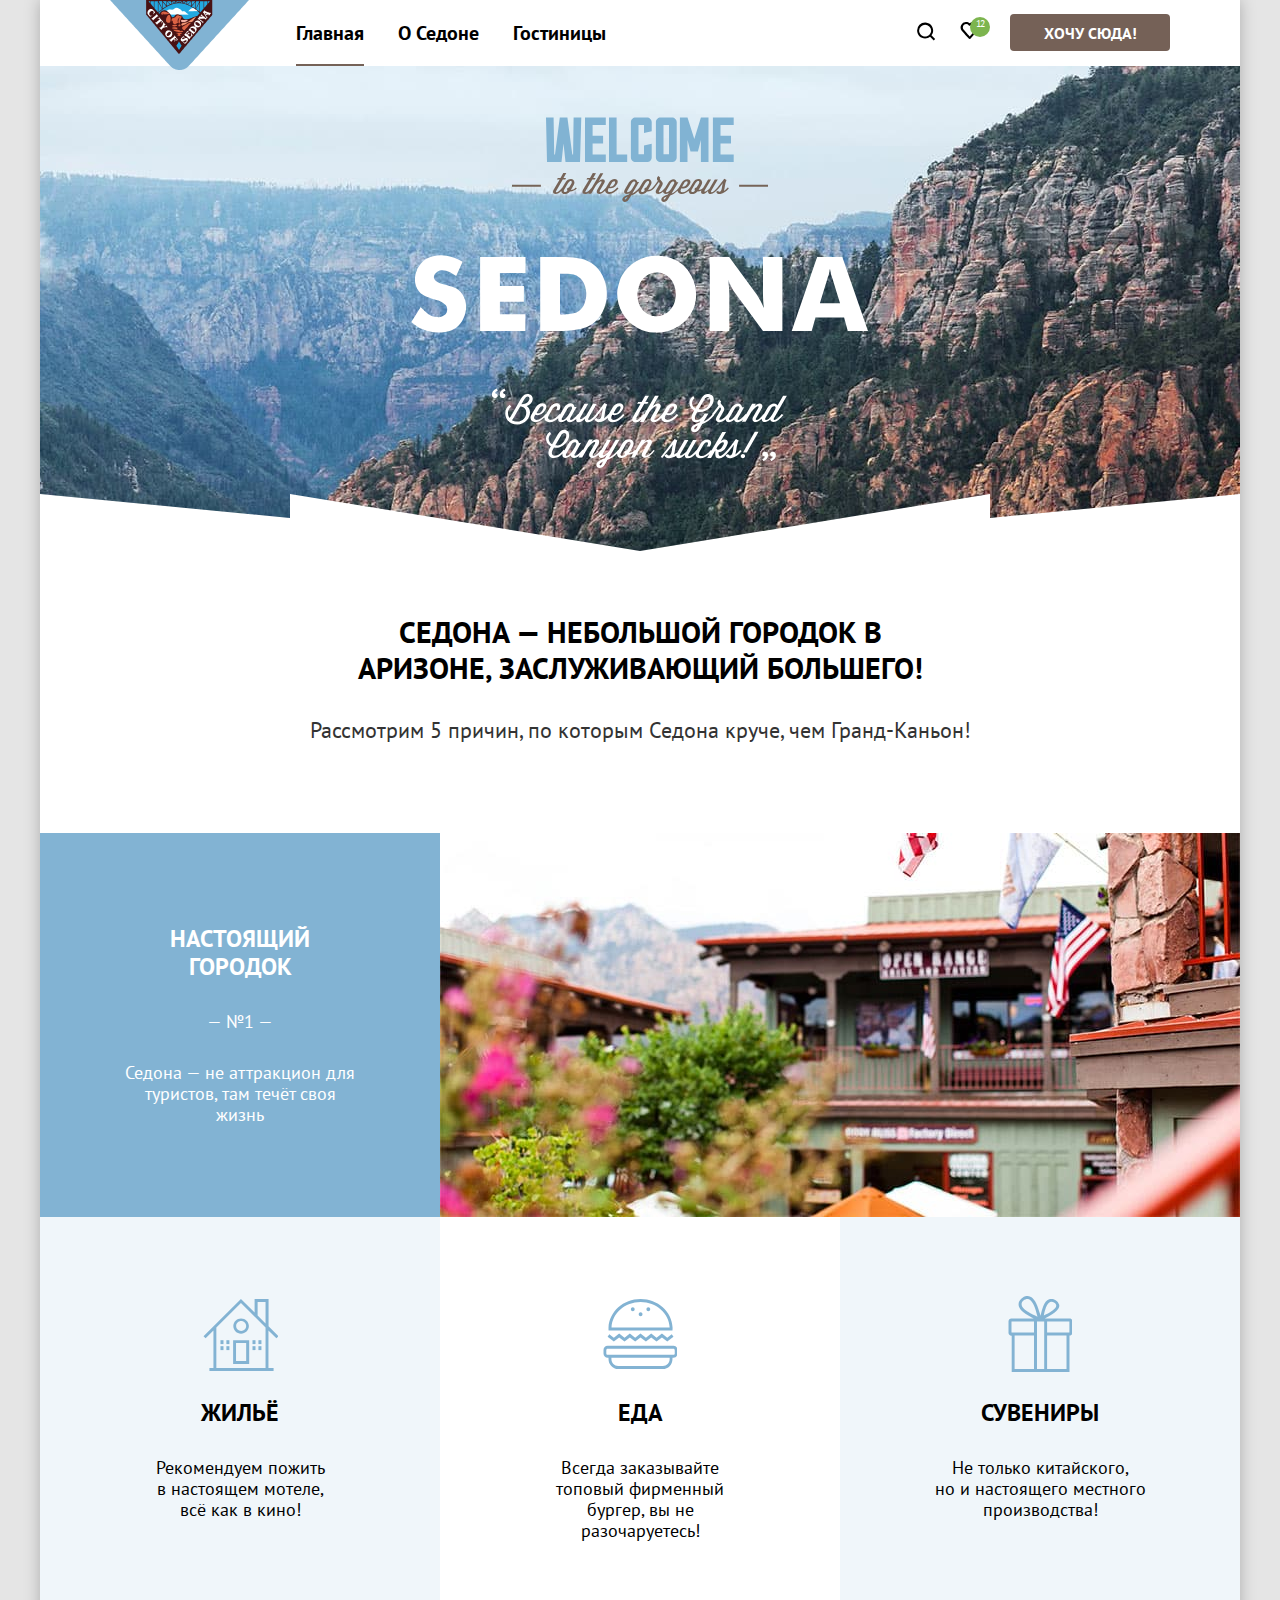
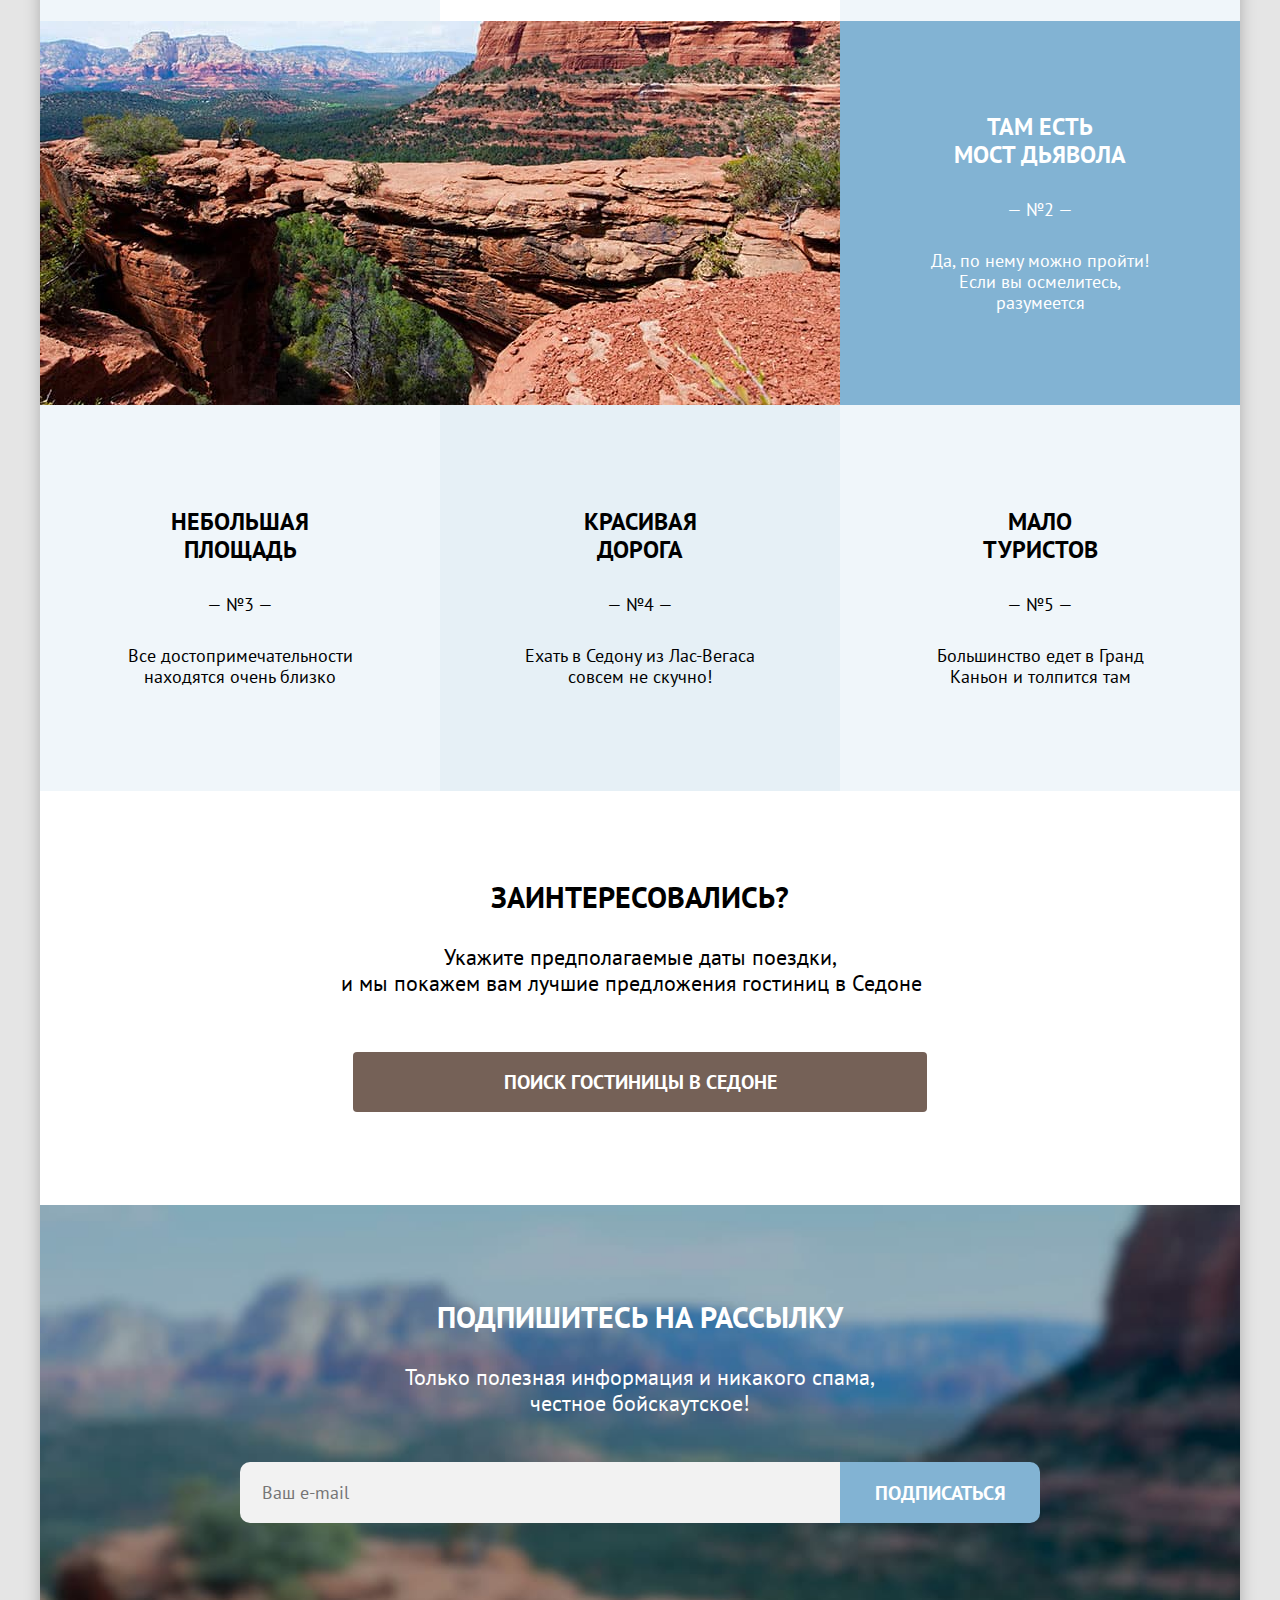
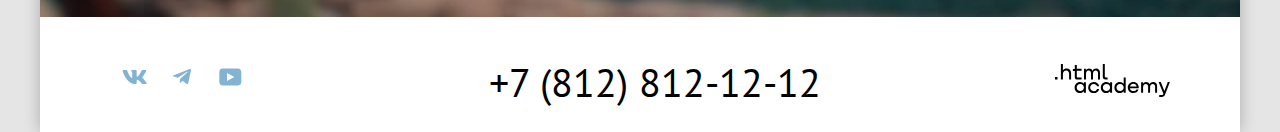
<file: index.html>
<!DOCTYPE html>
<html lang="ru">

  <head>
    <meta charset="utf-8">
    <title>Седона</title>
    <link rel="icon" type="image/png" sizes="32x32" href="images/favicon.png">
    <link rel="stylesheet" href="styles/styles.css">
  </head>

  <body>
    <div class="container">
      <header class="page-header">
        <div class="page-header-wrap">
          <a class="navigation-logo">
            <img class="page-header-logo" width="139" height="70" src="images/sedona-logo.png" alt="Логотип Седона.">
          </a>
          <nav class="navigation">
            <ul class="navigation-list">
              <li class="navigation-item">
                <a class="navigation-link navigation-link-current">Главная</a>
              </li>
              <li class="navigation-item">
                <a class="navigation-link" href="#">О Седоне</a>
              </li>
              <li class="navigation-item">
                <a class="navigation-link" href="catalog.html">Гостиницы</a>
              </li>
            </ul>
            <ul class="navigation-list navigation-user">
              <li class="navigation-item">
                <a class="navigation-link" href="#">
                  <svg class="navigation-icon" aria-hidden="true" focusable="false" width="19" height="19"
                    viewBox="0 0 19 19" xmlns="http://www.w3.org/2000/svg">
                    <path
                      d="m18.16 17.05-3.71-3.7c1-1.3 1.7-3 1.7-4.9 0-4.4-3.6-8-8.02-8a8.12 8.12 0 0 0-8.02 8.1c0 4.4 3.6 8 8.02 8 1.8 0 3.51-.6 4.91-1.7l3.71 3.7 1.4-1.5Zm-10.03-2.5c-3.3 0-6.02-2.7-6.02-6a6.03 6.03 0 0 1 12.04 0c0 3.3-2.71 6-6.02 6Z" />
                  </svg>
                  <span class="visually-hidden">Поиск</span>
                </a>
              </li>
              <li class="navigation-item">
                <a class="navigation-link" href="#">
                  <svg class="navigation-icon" aria-hidden="true" focusable="false" width="19" height="17"
                    viewBox="0 0 19 17" xmlns="http://www.w3.org/2000/svg">
                    <path
                      d="M9.58 17c-.3 0-.6-.1-.8-.4-5.42-6.1-6.72-7.5-7.03-7.9A5.4 5.4 0 0 1 6.16 0c1.31 0 2.51.5 3.52 1.3a5.47 5.47 0 0 1 9.03 4.1c0 1.3-.5 2.5-1.31 3.4l-7.02 7.9c-.2.2-.4.3-.8.3ZM3.56 7.5c.3.4 3.51 4 6.12 6.9l6.21-7c.5-.5.7-1.2.7-2 0-1.8-1.5-3.3-3.3-3.3-1 0-2 .5-2.71 1.3-.3.3-.6.4-.9.4-.3 0-.6-.2-.8-.4a3.7 3.7 0 0 0-2.71-1.3c-1.8 0-3.31 1.5-3.31 3.3-.1.9.3 1.6.7 2.1-.1 0-.1 0 0 0Z" />
                  </svg>
                  <span class="count-badge">12</span>
                  <span class="visually-hidden">Избранное</span>
                </a>
              </li>
              <li class="navigation-item">
                <a class="button button-brown navigation-link-button" href="#">Хочу сюда!</a>
              </li>

            </ul>
          </nav>
        </div>
      </header>

      <main class="main-index main-container">
        <div class="hero-banner">
          <h1 class="visually-hidden">Седона</h1>
          <div class="welcome-image-wrap">
            <img class="hero-welcome-text" width="458" height="352" src="images/welcome-text.svg"
              alt="Welcome to the gorgeous Sedona because the Grand Canyon sucks.">
          </div>
        </div>
        <section class="advantages">
          <div class="advantages-intro">
            <h2 class="advantages-intro-title">Седона — небольшой городок в Аризоне, заслуживающий большего!</h2>
            <p class="advantages-intro-text">Рассмотрим 5 причин, по которым Седона круче, чем Гранд-Каньон!</p>
          </div>
          <h2 class="visually-hidden">Преимущества</h2>
          <ul class="advantages-list">
            <li class="advantages-item">
              <div class="advantages-item-wrap">
                <div class="advantages-item-with-picture-container">
                  <h3 class="advantages-item-title">Настоящий городок</h3>
                  <p class="advantages-item-number">— №1 —</p>
                  <p class="advantages-item-description">Седона — не аттракцион для туристов, там течёт своя жизнь</p>
                </div>
                <img class="advantages-image" width="800" height="384" src="images/city-of-sedona.jpg"
                  alt="Городок Седона.">
              </div>
            </li>

            <li class="advantages-item">
              <div class="advantages-item-container1">
                <h3 class="advantages-item-title advantages-item-title-house">Жильё</h3>
                <p class="advantages-item-description">Рекомендуем пожить в&nbsp;настоящем мотеле, всё&nbsp;как&nbsp;в кино!</p>
              </div>
            </li>

            <li class="advantages-item">
              <div class="advantages-item-container1">
                <h3 class="advantages-item-title advantages-item-title-food">Еда</h3>
                <p class="advantages-item-description">Всегда заказывайте топовый&nbsp;фирменный бургер, вы не разочаруетесь!</p>
              </div>
            </li>

            <li class="advantages-item ">
              <div class="advantages-item-container1">
                <h3 class="advantages-item-title advantages-item-title-gifts">Сувениры</h3>
                <p class="advantages-item-description">Не только китайского, но&nbsp;и&nbsp;настоящего местного производства!</p>
              </div>
            </li>

            <li class="advantages-item">
              <div class="advantages-item-wrap">
                <img class="advantages-image" width="800" height="384" src="images/devil's-bridge.jpg"
                  alt="Мост дьявола.">
                <div class="advantages-item-with-picture-container">
                  <h3 class="advantages-item-title">Там есть мост&nbsp;дьявола</h3>
                  <p class="advantages-item-number">— №2 —</p>
                  <p class="advantages-item-description">Да, по нему можно пройти! Если вы осмелитесь, разумеется</p>
                </div>
              </div>
            </li>

            <li class="advantages-item">
              <div class="advantages-item-container">
                <h3 class="advantages-item-title">Небольшая площадь</h3>
                <p class="advantages-item-number">— №3 —</p>
                <p class="advantages-item-description">Все достопримечательности находятся очень близко</p>
              </div>
            </li>

            <li class="advantages-item">
              <div class="advantages-item-container">
                <h3 class=" advantages-item-title">Красивая <br> дорога</h3>
                <p class="advantages-item-number">— №4 —</p>
                <p class="advantages-item-description">Ехать в Седону из Лас-Вегаса совсем не скучно!</p>
              </div>
            </li>

            <li class="advantages-item">
              <div class="advantages-item-container">
                <h3 class=" advantages-item-title">Мало <br> туристов</h3>
                <p class="advantages-item-number">— №5 —</p>
                <p class="advantages-item-description">Большинство едет в Гранд Каньон и толпится там</p>
              </div>
            </li>
          </ul>
        </section>

        <section class="search-hotel">
          <h2 class="visually-hidden">Поиск гостиницы</h2>
          <h3 class="search-hotel-title">Заинтересовались?</h3>
          <p class="search-hotel-description">Укажите предполагаемые даты поездки,<br>и мы покажем вам лучшие
            предложения
            гостиниц в Седоне&nbsp;&nbsp;&nbsp;</p>
          <button class="button button-brown button-big button-search-hotel">Поиск гостиницы в Седоне</button>
        </section>

        <section class="subscribe-main-page">
          <div class="subscribe-background-image">
            <h2 class="subscribe-title">Подпишитесь на рассылку</h2>
            <p class="subscribe-description">Только полезная информация и никакого спама,<br> честное бойскаутское!</p>
            <form class="subscribe-form" action="https://echo.htmlacademy.ru/" method="post">
              <label class="visually-hidden" for="subscribe-email">Email</label>
              <input class="field field-subscribe" placeholder="Ваш e-mail" type="email" name="subscribe-email"
                id="subscribe-email">
              <button class="button button-big button-blue subscribe-button" type="submit">Подписаться</button>
            </form>
          </div>
        </section>
      </main>

      <footer class="page-footer">
        <div class="page-footer-wrap">
          <section class="footer-social">
            <h2 class="visually-hidden">Социальные сети</h2>
            <ul class="footer-social-list">
              <li class="footer-social-item">
                <a class="button social-link" href=" https://vk.com/htmlacademy">
                  <svg class="social-icon" aria-hidden="true" focusable="false" width="25" height="14"
                    viewBox="0 0 25 14" xmlns="http://www.w3.org/2000/svg">
                    <path fill-rule="evenodd" clip-rule="evenodd"
                      d="M24.12.95c.16-.55 0-.95-.8-.95H20.7c-.67 0-.98.35-1.15.73 0 0-1.33 3.2-3.22 5.27-.61.6-.9.8-1.23.8-.16 0-.41-.2-.41-.74V.95c0-.66-.19-.95-.74-.95H9.82c-.42 0-.67.3-.67.6 0 .61.95.76 1.04 2.5v3.8c0 .84-.15.99-.48.99-.9 0-3.06-3.21-4.34-6.89-.25-.71-.5-1-1.18-1H1.57c-.75 0-.9.35-.9.73 0 .68.89 4.07 4.14 8.55 2.17 3.06 5.23 4.72 8 4.72 1.68 0 1.88-.37 1.88-1v-2.32c0-.73.16-.88.7-.88.38 0 1.05.2 2.6 1.67 1.79 1.75 2.08 2.53 3.08 2.53h2.63c.75 0 1.12-.37.9-1.1-.23-.72-1.08-1.77-2.2-3.02-.62-.7-1.54-1.47-1.82-1.86-.39-.49-.28-.7 0-1.14 0 0 3.2-4.43 3.54-5.93Z" />
                  </svg>
                  <span class="visually-hidden">Vkontakte</span>
                </a>
              </li>
              <li class="footer-social-item">
                <a class="button social-link" href=" https://t.me/htmlacademy">
                  <svg class="social-icon" aria-hidden="true" focusable="false" width="18" height="16"
                    viewBox="0 0 18 16" xmlns="http://www.w3.org/2000/svg">
                    <path
                      d="M16.79.1.84 6.25c-1.09.43-1.08 1.04-.2 1.31l4.1 1.28 9.47-5.98c.44-.27.85-.12.52.18L7.05 9.96l-.28 4.22c.41 0 .6-.19.83-.41l1.99-1.93 4.13 3.05c.77.42 1.31.2 1.5-.7l2.72-12.8c.28-1.12-.43-1.62-1.16-1.3Z" />
                  </svg>
                  <span class="visually-hidden">Telegram</span>
                </a>
              </li>
              <li class="footer-social-item">
                <a class="button social-link" href=" https://www.youtube.com/user/htmlacademyru">
                  <svg class="social-icon" aria-hidden="true" focusable="false" width="23" height="18"
                    viewBox="0 0 23 18" xmlns="http://www.w3.org/2000/svg">
                    <path
                      d="M18.94.5H3.51C1.65.5.33 2.1.33 3.9V14c0 1.9 1.32 3.5 3.18 3.5h15.65c1.64 0 3.17-1.6 3.17-3.4V3.9C22.11 2.1 20.8.5 18.94.5ZM7.99 13.04V4.96L15.33 9l-7.34 4.04Z" />
                  </svg>
                  <span class="visually-hidden">Youtube</span>
                </a>
              </li>
            </ul>
          </section>

          <section class="footer-contacts">
            <h2 class="visually-hidden">Телефон</h2>
            <h3 class="footer-phone"><a class="footer-phone-link" href="tel:+7812-812-12-12">+7 (812)
                812-12-12</a></h3>
          </section>

          <section class="footer-logo">
            <h2 class="visually-hidden">HTML-academy</h2>
            <a class="footer-logo-link" href=" https://htmlacademy.ru">
              <svg aria-hidden="true" focusable="false" width="115" height="33" viewBox="0 0 115 33"
                xmlns="http://www.w3.org/2000/svg">
                <path
                  d="M0 12.9v2.6h2.5v-2.6H0ZM11.6 4.5c-1.6 0-2.8.7-3.6 1.7h-.1V0h-2v15.5h2v-5.3c0-2.1 1.3-3.6 3.3-3.6 1.8 0 2.9 1.4 2.9 3.2v5.7h2V9.4c.1-3-1.8-4.9-4.5-4.9ZM26.6 4.8h-4.8V1.1h-2v3.8h-1.9v2h1.9v6c0 1.7 1 2.7 2.7 2.7h4.1v-2h-3.7c-.7 0-1.1-.4-1.1-1.1V6.8h4.8v-2ZM41.1 4.6c-1.6 0-2.9.8-3.5 2.1h-.1c-.6-1.2-1.8-2.1-3.4-2.1-1.4 0-2.5.8-3.1 1.8h-.1V4.8H29v10.6h2V10c0-2 1-3.5 2.6-3.5 1.5 0 2.4 1 2.4 2.6v6.3h2V9.8c0-2.4 1.4-3.3 2.6-3.3 1.5 0 2.4 1 2.4 2.6v6.3h2V8.9c.1-2.5-1.4-4.3-3.9-4.3ZM47.8 12.7c0 1.7 1 2.7 2.8 2.7h2v-2h-1.7c-.7 0-1.1-.4-1.1-1.1V0h-2v12.7ZM28.9 19.7c-.9-1.1-2.2-1.8-3.9-1.8-3.1 0-5.4 2.3-5.4 5.6s2.3 5.6 5.4 5.6c1.8 0 3-.8 3.8-1.9h.1v1.6h2V18.2h-2v1.5Zm-3.6 7.4c-2.2 0-3.6-1.6-3.6-3.6s1.4-3.6 3.6-3.6 3.6 1.6 3.6 3.6c0 1.9-1.4 3.6-3.6 3.6ZM44.2 22c-.5-2.4-2.6-4.1-5.4-4.1a5.4 5.4 0 0 0-5.6 5.6c0 3.1 2.2 5.6 5.6 5.6 2.8 0 4.9-1.8 5.4-4.2h-2.1a3.4 3.4 0 0 1-3.3 2.3c-2.2 0-3.6-1.6-3.6-3.6s1.4-3.6 3.6-3.6c1.6 0 2.8 1 3.3 2.2h2.1V22ZM55.1 19.7c-.9-1.1-2.2-1.8-3.9-1.8-3.1 0-5.4 2.3-5.4 5.6s2.3 5.6 5.4 5.6c1.8 0 3-.8 3.8-1.9h.1v1.6h2V18.2h-2v1.5Zm-3.6 7.4c-2.2 0-3.6-1.6-3.6-3.6s1.4-3.6 3.6-3.6 3.6 1.6 3.6 3.6c0 1.9-1.5 3.6-3.6 3.6ZM68.7 19.8c-.9-1.1-2.2-1.9-3.9-1.9-3.1 0-5.4 2.3-5.4 5.6s2.2 5.6 5.4 5.6c1.7 0 3-.8 3.8-1.8h.1v1.5h2V13.4h-2v6.4Zm-3.6 7.3c-2.2 0-3.6-1.6-3.6-3.6s1.4-3.6 3.6-3.6 3.6 1.6 3.6 3.6c-.1 2-1.5 3.6-3.6 3.6ZM78.3 17.9c-3.3 0-5.5 2.5-5.5 5.6 0 3 2.1 5.6 5.5 5.6 2.5 0 4.5-1.3 5.2-3.6h-2.1c-.5 1-1.6 1.6-3 1.6-1.9 0-3.3-1.3-3.4-2.9h8.8c.2-3.6-2-6.3-5.5-6.3Zm0 1.9c1.7 0 3 1 3.3 2.6h-6.5c.3-1.5 1.5-2.6 3.2-2.6ZM98.2 17.9c-1.6 0-2.9.8-3.6 2h-.1c-.6-1.2-1.8-2-3.4-2-1.4 0-2.5.7-3.1 1.8v-1.5h-1.9v10.6h2v-5.4c0-2 1-3.4 2.6-3.5 1.5 0 2.4 1 2.4 2.6v6.3h2v-5.6c0-2.4 1.4-3.3 2.6-3.3 1.5 0 2.4 1 2.4 2.6v6.3h2v-6.5c.1-2.6-1.4-4.4-3.9-4.4ZM109.4 27l-3.6-8.9h-2.2l4.8 11.6c-.3.9-.7 1.2-1.7 1.2h-2.5v2h2.5c1.8 0 2.8-.8 3.5-2.6l4.7-12.2h-2.1l-3.4 8.9Z" />
              </svg>
            </a>
          </section>
        </div>
      </footer>
    </div>
    <!-- Модальное окно  - modal-container-close закрывает-->
    <div class="modal-container modal-container-close">
      <div class="modal modal-search">
        <button class="modal-close-button" type="button">
          <span class="visually-hidden">Закрыть</span>
        </button>
        <section class="modal-content">
          <h2 class="modal-title">Поиск гостиницы в Седоне</h2>
          <form class="search-hotel-form" action="https://echo.academy.ru" method="post">

            <div class="field-date-wrap">
              <label class="search-label" for="arrival-date">Дата заезда:</label>
              <input class="field date-field" type="text" id="arrival-date" name="arrival-date"
                placeholder="Укажите дату">
              <button class="button date-button" type="button">
                <span class="visually-hidden">Календарь</span>
              </button>
              <span class="date-text date-text-error">Мы не можем отправить вас в прошлое.</span>
            </div>

            <div class="field-date-wrap">
              <label class="search-label" for="departure-date">Дата выезда: </label>
              <input class="field date-field" type="text" id="departure-date" name="arrival-date"
                placeholder="Укажите дату ">
              <button class="button date-button" type="button">
                <span class="visually-hidden">Календарь</span>
              </button>
              <span class=" date-text date-text-success">На эти даты есть свободные номера. Пока есть.</span>
            </div>

            <div class="field-group-wrap">
              <div class="field-number-wrap field-number-adults">
                <label class="search-label" for="adults-count">Взрослые: </label>
                <div class="counter-wrap">
                  <button class="field-button minus-button" type="button">
                    <span class="visually-hidden">Минус</span>
                  </button>
                  <input class="field count-field" type="number" id="adults-count" name="adults-count" placeholder="2">
                  <button class="field-button plus-button" type="button">
                    <span class="visually-hidden">Плюс</span>
                  </button>
                </div>
              </div>

              <div class="field-number-wrap field-number-children">
                <div class="search-label-wrap">
                  <label class="search-label search-label-children" for="children-count">Дети: </label>
                  <span class="tooltip">
                    <button class="tooltip-toggle" type="button" aria-labelledby="tooltip-label">
                    </button>
                    <span class="tooltip-text" role="tooltip" id="tooltip-label">Укажите количество детей, которые будут
                      с вами, возраст которых от 6 до 18 лет. Дети до 6 лет размещаются бесплатно.</span>
                  </span>
                </div>
                <div class="counter-wrap">
                  <button class="field-button minus-button" type="button">
                    <span class="visually-hidden">Минус</span>
                  </button>
                  <input class="field count-field" type="number" id="children-count" name="children-count" placeholder="1">
                  <button class="field-button plus-button" type="button">
                    <span class="visually-hidden">Плюс</span>
                  </button>
                </div>
              </div>
            </div>
            <button class="button button-big button-blue search-form-button" type="submit">Найти</button>
          </form>

        </section>
      </div>
    </div>
  </body>

</html>
</file>
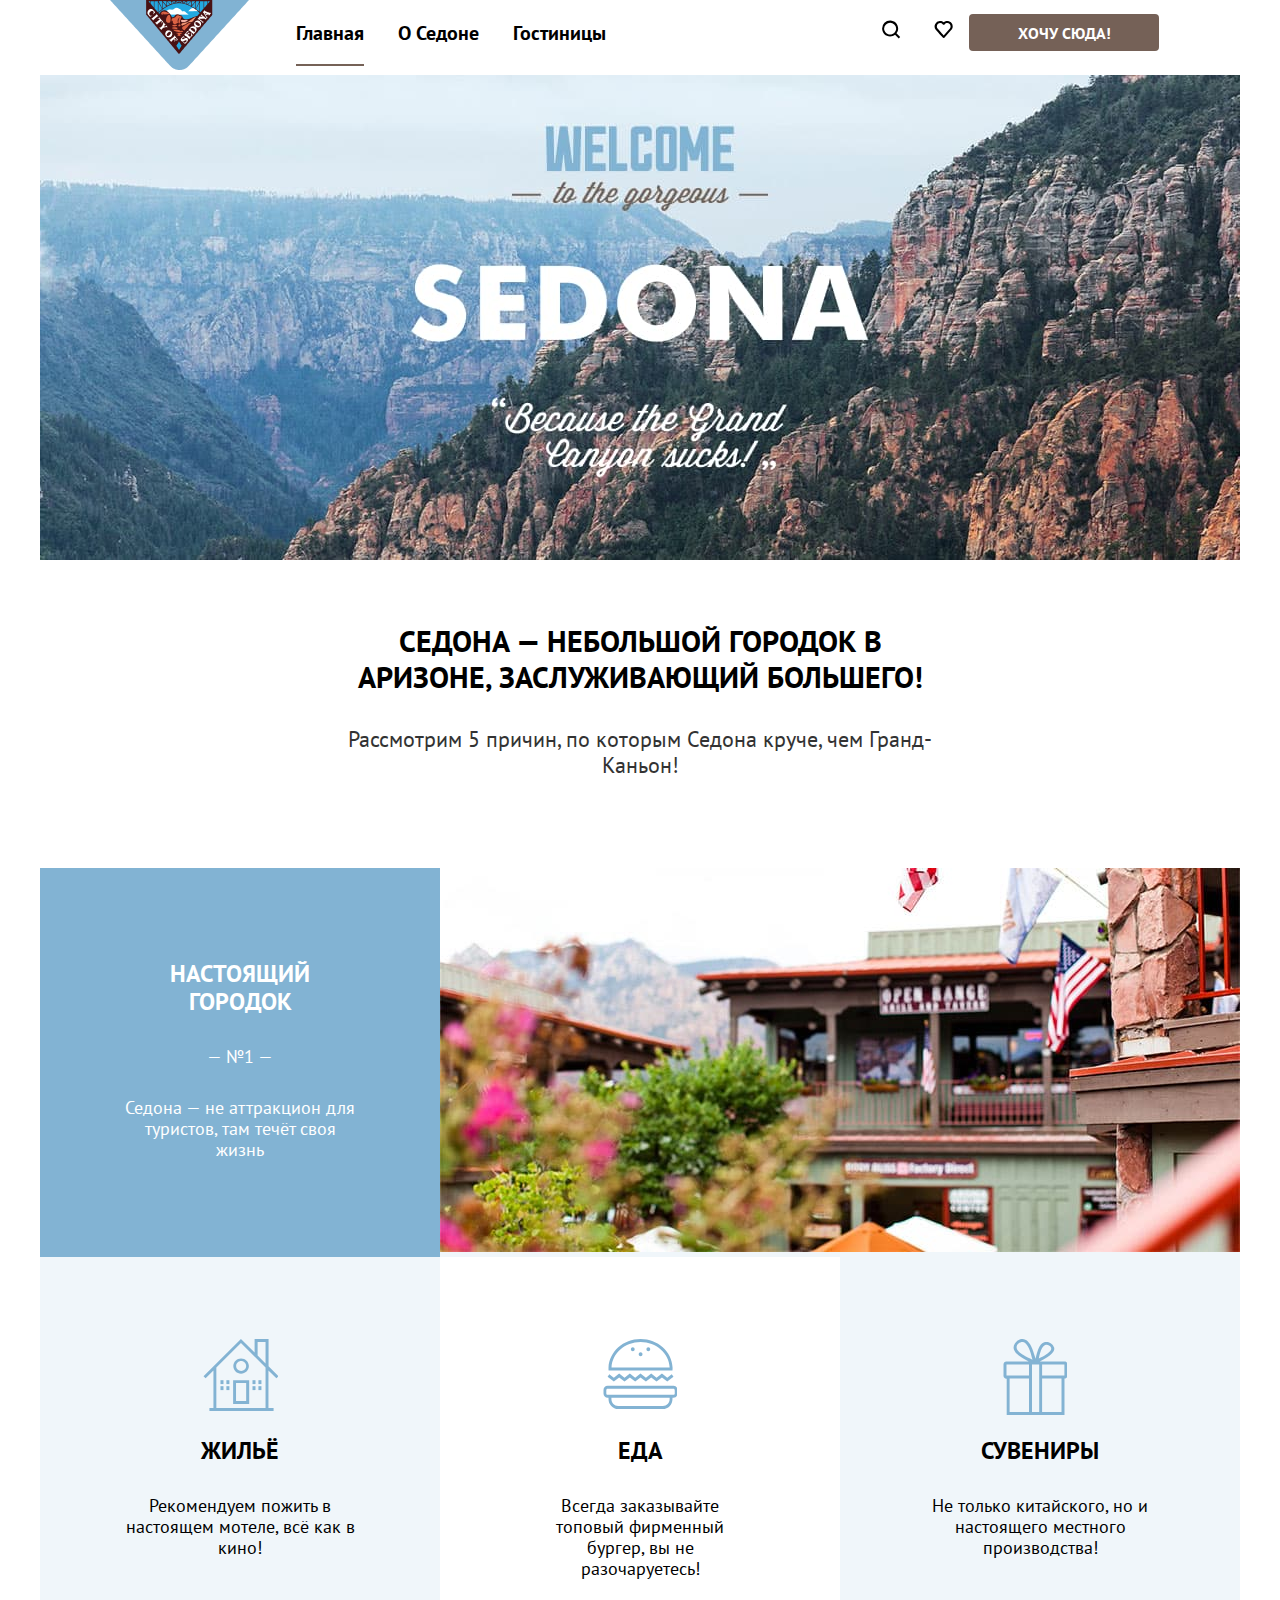
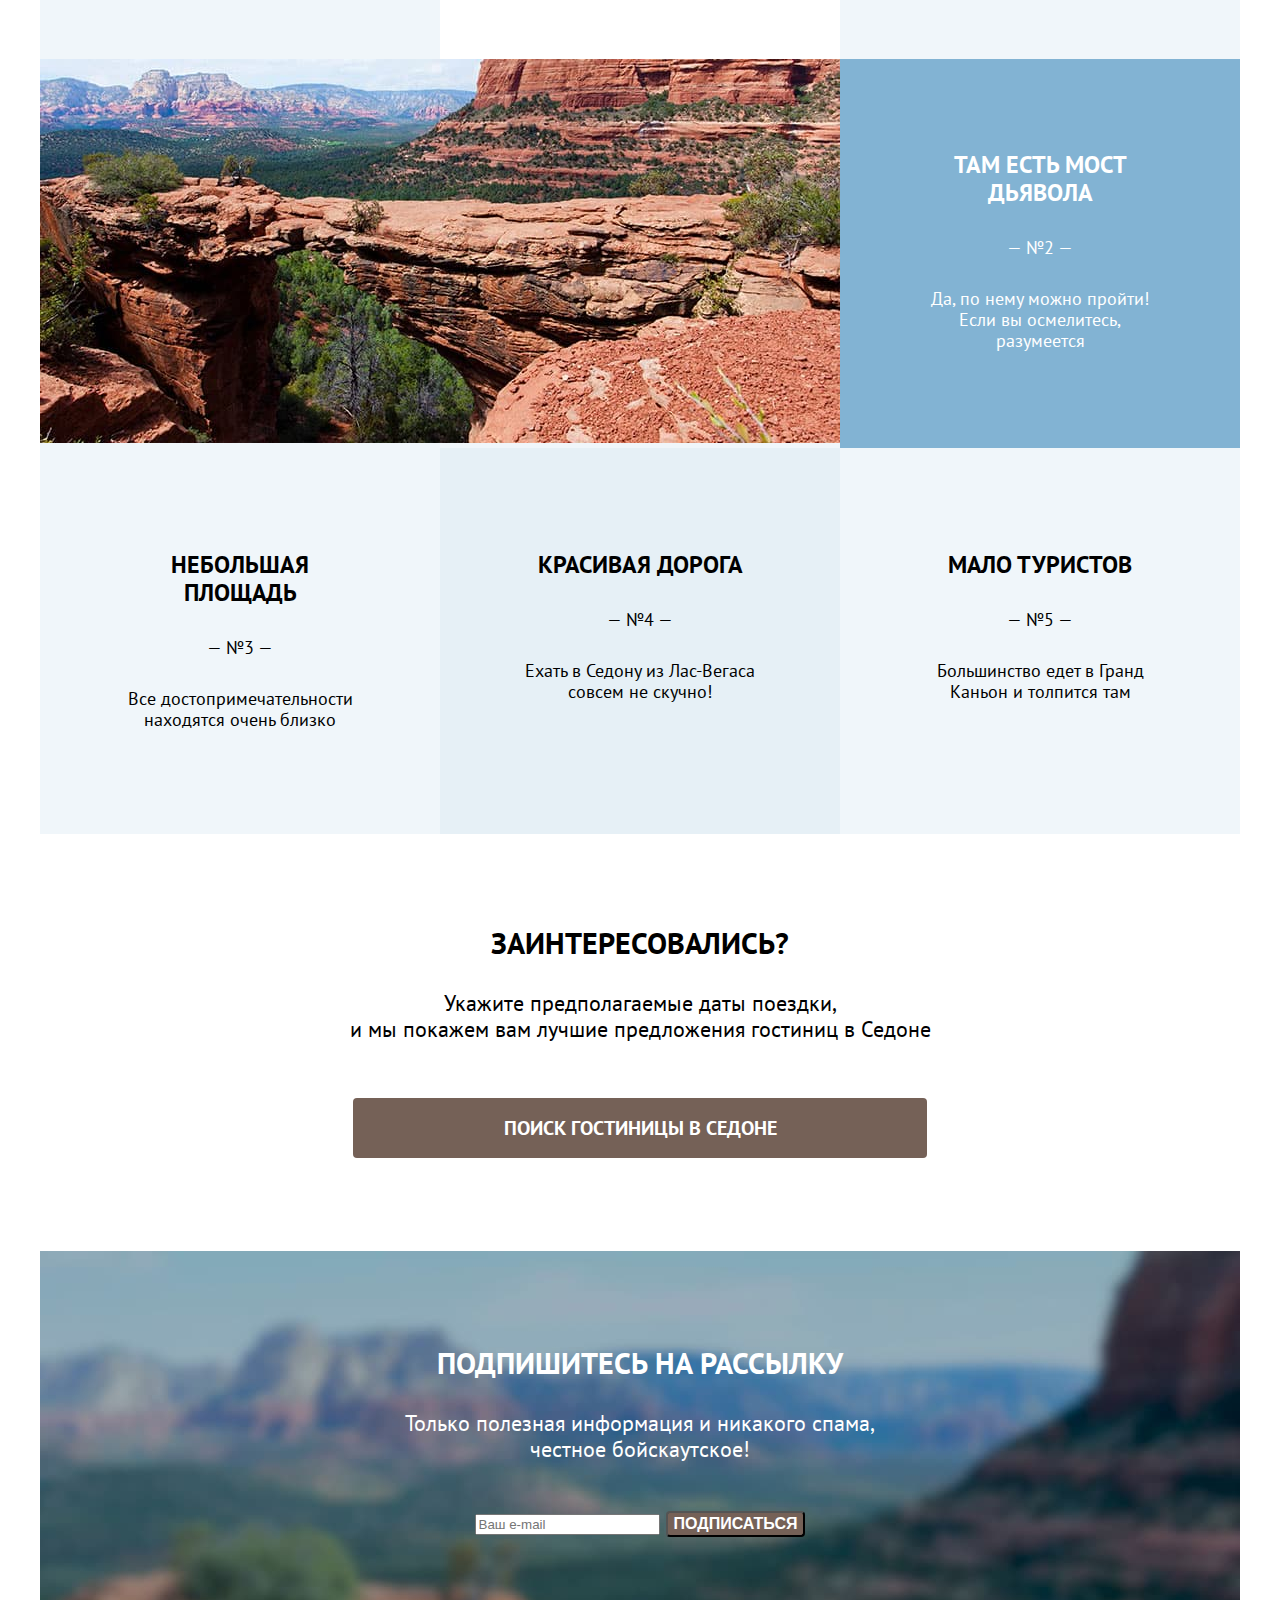
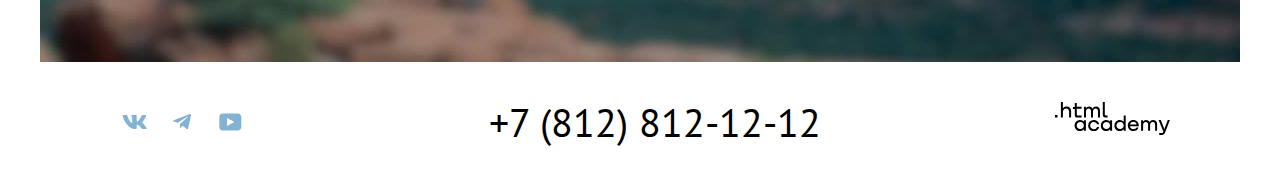
<file: 7/index.html>
<!DOCTYPE html>
<html lang="ru">

  <head>
    <meta charset="utf-8">
    <title>Седона</title>
    <link rel="stylesheet" href="styles/styles.css">
    <base href="https://htmlacademy-htmlcss.github.io/1898449-sedona-34/7/">
</head>

  <body>
    <div class="container">
      <header class="page-header">
        <div class="page-header-wrap">
          <a class="navigation-logo">
            <img class="page-header-logo" width="139" height="70" src="images/sedona-logo.png" alt="Логотип Седона">
          </a>
          <nav class="navigation">
            <ul class="navigation-list">
              <li class="navigation-item">
                <a class="navigation-link navigation-link-current">Главная</a>
              </li>
              <li class="navigation-item">
                <a class="navigation-link" href="#">О Седоне</a>
              </li>
              <li class="navigation-item">
                <a class="navigation-link" href="catalog.html">Гостиницы</a>
              </li>
            </ul>
            <ul class="navigation-list navigation-user">
              <li class="navigation-item">
                <a class="navigation-link" href="#">
                  <span class="visually-hidden">Поиск</span>
                </a>
              </li>
              <li class="navigation-item">
                <a class="navigation-link" href="#">
                  <span class="visually-hidden">Избранное</span>
                </a>
              </li>
              <li class="navigation-item">
                <a class="button navigation-link-button" href="#">Хочу сюда!</a>
              </li>
            </ul>
          </nav>
        </div>
      </header>

      <main class="main-index main-container">
        <div class="hero-banner">
          <h1 class="visually-hidden">Седона</h1>
        </div>
        <section class="advantages">
          <div class="advantages-intro">
            <h2 class="advantages-intro-title">Седона — небольшой городок в Аризоне, заслуживающий большего!</h2>
            <p class="advantages-intro-text">Рассмотрим 5 причин, по которым Седона круче, чем Гранд-Каньон!</p>
          </div>
          <h2 class="visually-hidden">Преимущества</h2>
          <ul class="advantages-list">
            <li class="advantages-item">
              <div class="advantages-item-wrap">
                <div class="advantages-item-with-picture-container">
                  <h3 class="advantages-item-title">Настоящий городок</h3>
                  <p class="advantages-item-number">— №1 —</p>
                  <p class="advantages-item-description">Седона — не аттракцион для туристов, там течёт своя жизнь</p>
                </div>
                <div class="advantages-image-container">
                  <img class="advantages-image-city" width="800" height="384" src="images/city-of-sedona.jpg"
                    alt="Городок Седона">
                </div>
              </div>
            </li>

            <li class="advantages-item">
              <div class="advantages-item-container1">
              <h3 class="advantages-item-title advantages-item-title-icon1">Жильё</h3>
              <p class="advantages-item-description">Рекомендуем пожить в настоящем мотеле, всё как в кино!</p>
              </div>
            </li>

            <li class="advantages-item">
              <div class="advantages-item-container1">
                <h3 class="advantages-item-title advantages-item-title-icon2">Еда</h3>
                <p class="advantages-item-description">Всегда заказывайте топовый фирменный бургер, вы не разочаруетесь!
                </p>
              </div>
            </li>

            <li class="advantages-item ">
              <div class="advantages-item-container1">
                <h3 class="advantages-item-title advantages-item-title-icon3">Сувениры</h3>
                <p class="advantages-item-description">Не только китайского, но и настоящего местного производства!</p>
              </div>
            </li>

            <li class="advantages-item">
              <div class="advantages-item-wrap">
                <div class="advantages-image-container">
                  <img class="advantages-image" width="800" height="384" src="images/devil's-bridge.jpg"
                    alt="Мост дьявола">
                </div>
                <div class="advantages-item-with-picture-container">
                  <h3 class="advantages-item-title">Там есть мост дьявола</h3>
                  <p class="advantages-item-number">— №2 —</p>
                  <p class="advantages-item-description">Да, по нему можно пройти! Если вы осмелитесь, разумеется</p>
                </div>
              </div>
            </li>

            <li class="advantages-item">
              <div class="advantages-item-container">
                <h3 class="advantages-item-title">Небольшая площадь</h3>
                <p class="advantages-item-number">— №3 —</p>
                <p class="advantages-item-description">Все достопримечательности находятся очень близко</p>
              </div>
            </li>

            <li class="advantages-item">
              <div class="advantages-item-container">
                <h3 class=" advantages-item-title">Красивая дорога</h3>
                <p class="advantages-item-number">— №4 —</p>
                <p class="advantages-item-description">Ехать в Седону из Лас-Вегаса совсем не скучно!</p>
              </div>
            </li>

            <li class="advantages-item">
              <div class="advantages-item-container">
                <h3 class=" advantages-item-title">Мало туристов</h3>
                <p class="advantages-item-number">— №5 —</p>
                <p class="advantages-item-description">Большинство едет в Гранд Каньон и толпится там</p>
              </div>
            </li>
          </ul>
        </section>

        <section class="search-hotel">
          <h2 class="visually-hidden">Поиск гостиницы</h2>
          <h3 class="search-hotel-title">Заинтересовались?</h3>
          <p class="search-hotel-description">Укажите предполагаемые даты поездки,<br> и мы покажем вам лучшие
            предложения
            гостиниц в Седоне</p>
          <button class="button-big button-search-hotel">Поиск гостиницы в Седоне</button>
        </section>

        <section class="subscribe-main-page">
          <div class="subscribe-background-image">
            <h2 class="subscribe-title">Подпишитесь на рассылку</h2>
            <p class="subscribe-description">Только полезная информация и никакого спама,<br> честное бойскаутское!</p>
            <form class="subscribe-form" action="https://echo.academy.ru" method="post">
              <label class="visually-hidden" for="subscribe-email">Email</label>
              <input class="field" placeholder="Ваш e-mail" type="email" name="subscribe-email" id="subscribe-email">
              <button class="button subscribe-button" type="submit">Подписаться</button>
            </form>
          </div>
        </section>
      </main>

      <footer class="page-footer">
        <div class="page-footer-wrap">
          <section class="footer-social">
            <h2 class="visually-hidden">Социальные сети</h2>
            <ul class="footer-social-list">
              <li class="footer-social-item">
                <a class="button social-link" href=" https://vk.com/htmlacademy">
                  <svg class="social-icon" aria-hidden="true" focusable="false" width="25" height="14"
                    viewBox="0 0 25 14" xmlns="http://www.w3.org/2000/svg">
                    <path fill-rule="evenodd" clip-rule="evenodd"
                      d="M24.12.95c.16-.55 0-.95-.8-.95H20.7c-.67 0-.98.35-1.15.73 0 0-1.33 3.2-3.22 5.27-.61.6-.9.8-1.23.8-.16 0-.41-.2-.41-.74V.95c0-.66-.19-.95-.74-.95H9.82c-.42 0-.67.3-.67.6 0 .61.95.76 1.04 2.5v3.8c0 .84-.15.99-.48.99-.9 0-3.06-3.21-4.34-6.89-.25-.71-.5-1-1.18-1H1.57c-.75 0-.9.35-.9.73 0 .68.89 4.07 4.14 8.55 2.17 3.06 5.23 4.72 8 4.72 1.68 0 1.88-.37 1.88-1v-2.32c0-.73.16-.88.7-.88.38 0 1.05.2 2.6 1.67 1.79 1.75 2.08 2.53 3.08 2.53h2.63c.75 0 1.12-.37.9-1.1-.23-.72-1.08-1.77-2.2-3.02-.62-.7-1.54-1.47-1.82-1.86-.39-.49-.28-.7 0-1.14 0 0 3.2-4.43 3.54-5.93Z" />
                  </svg>
                  <span class="visually-hidden">Vkontakte</span>
                </a>
              </li>
              <li class="footer-social-item">
                <a class="button social-link" href=" https://t.me/htmlacademy">
                  <svg class="social-icon" aria-hidden="true" focusable="false" width="18" height="16"
                    viewBox="0 0 18 16" xmlns="http://www.w3.org/2000/svg">
                    <path
                      d="M16.79.1.84 6.25c-1.09.43-1.08 1.04-.2 1.31l4.1 1.28 9.47-5.98c.44-.27.85-.12.52.18L7.05 9.96l-.28 4.22c.41 0 .6-.19.83-.41l1.99-1.93 4.13 3.05c.77.42 1.31.2 1.5-.7l2.72-12.8c.28-1.12-.43-1.62-1.16-1.3Z" />
                  </svg>
                  <span class="visually-hidden">Telegram</span>
                </a>
              </li>
              <li class="footer-social-item">
                <a class="button social-link" href=" https://www.youtube.com/user/htmlacademyru">
                  <svg class="social-icon" aria-hidden="true" focusable="false" width="23" height="18"
                    viewBox="0 0 23 18" xmlns="http://www.w3.org/2000/svg">
                    <path
                      d="M18.94.5H3.51C1.65.5.33 2.1.33 3.9V14c0 1.9 1.32 3.5 3.18 3.5h15.65c1.64 0 3.17-1.6 3.17-3.4V3.9C22.11 2.1 20.8.5 18.94.5ZM7.99 13.04V4.96L15.33 9l-7.34 4.04Z" />
                  </svg>
                  <span class="visually-hidden">Youtube</span>
                </a>
              </li>
            </ul>
          </section>

          <section class="footer-contacts">
            <h2 class="visually-hidden">Телефон</h2>
            <h3 class="footer-phone"><a class="footer-phone-link" href="tel: " +7 (812) 812-12-12">+7 (812)
                812-12-12</a></h3>
          </section>

          <section class="footer-logo">
            <h2 class="visually-hidden">HTML-academy</h2>
            <a class="footer-logo-link" href=" https://htmlacademy.ru">
              <svg width="115" height="33" viewBox="0 0 115 33" xmlns="http://www.w3.org/2000/svg">
                <path
                  d="M0 12.9v2.6h2.5v-2.6H0ZM11.6 4.5c-1.6 0-2.8.7-3.6 1.7h-.1V0h-2v15.5h2v-5.3c0-2.1 1.3-3.6 3.3-3.6 1.8 0 2.9 1.4 2.9 3.2v5.7h2V9.4c.1-3-1.8-4.9-4.5-4.9ZM26.6 4.8h-4.8V1.1h-2v3.8h-1.9v2h1.9v6c0 1.7 1 2.7 2.7 2.7h4.1v-2h-3.7c-.7 0-1.1-.4-1.1-1.1V6.8h4.8v-2ZM41.1 4.6c-1.6 0-2.9.8-3.5 2.1h-.1c-.6-1.2-1.8-2.1-3.4-2.1-1.4 0-2.5.8-3.1 1.8h-.1V4.8H29v10.6h2V10c0-2 1-3.5 2.6-3.5 1.5 0 2.4 1 2.4 2.6v6.3h2V9.8c0-2.4 1.4-3.3 2.6-3.3 1.5 0 2.4 1 2.4 2.6v6.3h2V8.9c.1-2.5-1.4-4.3-3.9-4.3ZM47.8 12.7c0 1.7 1 2.7 2.8 2.7h2v-2h-1.7c-.7 0-1.1-.4-1.1-1.1V0h-2v12.7ZM28.9 19.7c-.9-1.1-2.2-1.8-3.9-1.8-3.1 0-5.4 2.3-5.4 5.6s2.3 5.6 5.4 5.6c1.8 0 3-.8 3.8-1.9h.1v1.6h2V18.2h-2v1.5Zm-3.6 7.4c-2.2 0-3.6-1.6-3.6-3.6s1.4-3.6 3.6-3.6 3.6 1.6 3.6 3.6c0 1.9-1.4 3.6-3.6 3.6ZM44.2 22c-.5-2.4-2.6-4.1-5.4-4.1a5.4 5.4 0 0 0-5.6 5.6c0 3.1 2.2 5.6 5.6 5.6 2.8 0 4.9-1.8 5.4-4.2h-2.1a3.4 3.4 0 0 1-3.3 2.3c-2.2 0-3.6-1.6-3.6-3.6s1.4-3.6 3.6-3.6c1.6 0 2.8 1 3.3 2.2h2.1V22ZM55.1 19.7c-.9-1.1-2.2-1.8-3.9-1.8-3.1 0-5.4 2.3-5.4 5.6s2.3 5.6 5.4 5.6c1.8 0 3-.8 3.8-1.9h.1v1.6h2V18.2h-2v1.5Zm-3.6 7.4c-2.2 0-3.6-1.6-3.6-3.6s1.4-3.6 3.6-3.6 3.6 1.6 3.6 3.6c0 1.9-1.5 3.6-3.6 3.6ZM68.7 19.8c-.9-1.1-2.2-1.9-3.9-1.9-3.1 0-5.4 2.3-5.4 5.6s2.2 5.6 5.4 5.6c1.7 0 3-.8 3.8-1.8h.1v1.5h2V13.4h-2v6.4Zm-3.6 7.3c-2.2 0-3.6-1.6-3.6-3.6s1.4-3.6 3.6-3.6 3.6 1.6 3.6 3.6c-.1 2-1.5 3.6-3.6 3.6ZM78.3 17.9c-3.3 0-5.5 2.5-5.5 5.6 0 3 2.1 5.6 5.5 5.6 2.5 0 4.5-1.3 5.2-3.6h-2.1c-.5 1-1.6 1.6-3 1.6-1.9 0-3.3-1.3-3.4-2.9h8.8c.2-3.6-2-6.3-5.5-6.3Zm0 1.9c1.7 0 3 1 3.3 2.6h-6.5c.3-1.5 1.5-2.6 3.2-2.6ZM98.2 17.9c-1.6 0-2.9.8-3.6 2h-.1c-.6-1.2-1.8-2-3.4-2-1.4 0-2.5.7-3.1 1.8v-1.5h-1.9v10.6h2v-5.4c0-2 1-3.4 2.6-3.5 1.5 0 2.4 1 2.4 2.6v6.3h2v-5.6c0-2.4 1.4-3.3 2.6-3.3 1.5 0 2.4 1 2.4 2.6v6.3h2v-6.5c.1-2.6-1.4-4.4-3.9-4.4ZM109.4 27l-3.6-8.9h-2.2l4.8 11.6c-.3.9-.7 1.2-1.7 1.2h-2.5v2h2.5c1.8 0 2.8-.8 3.5-2.6l4.7-12.2h-2.1l-3.4 8.9Z" />
              </svg>
            </a>
          </section>
        </div>
      </footer>
    </div>
  </body>

</html>
</file>
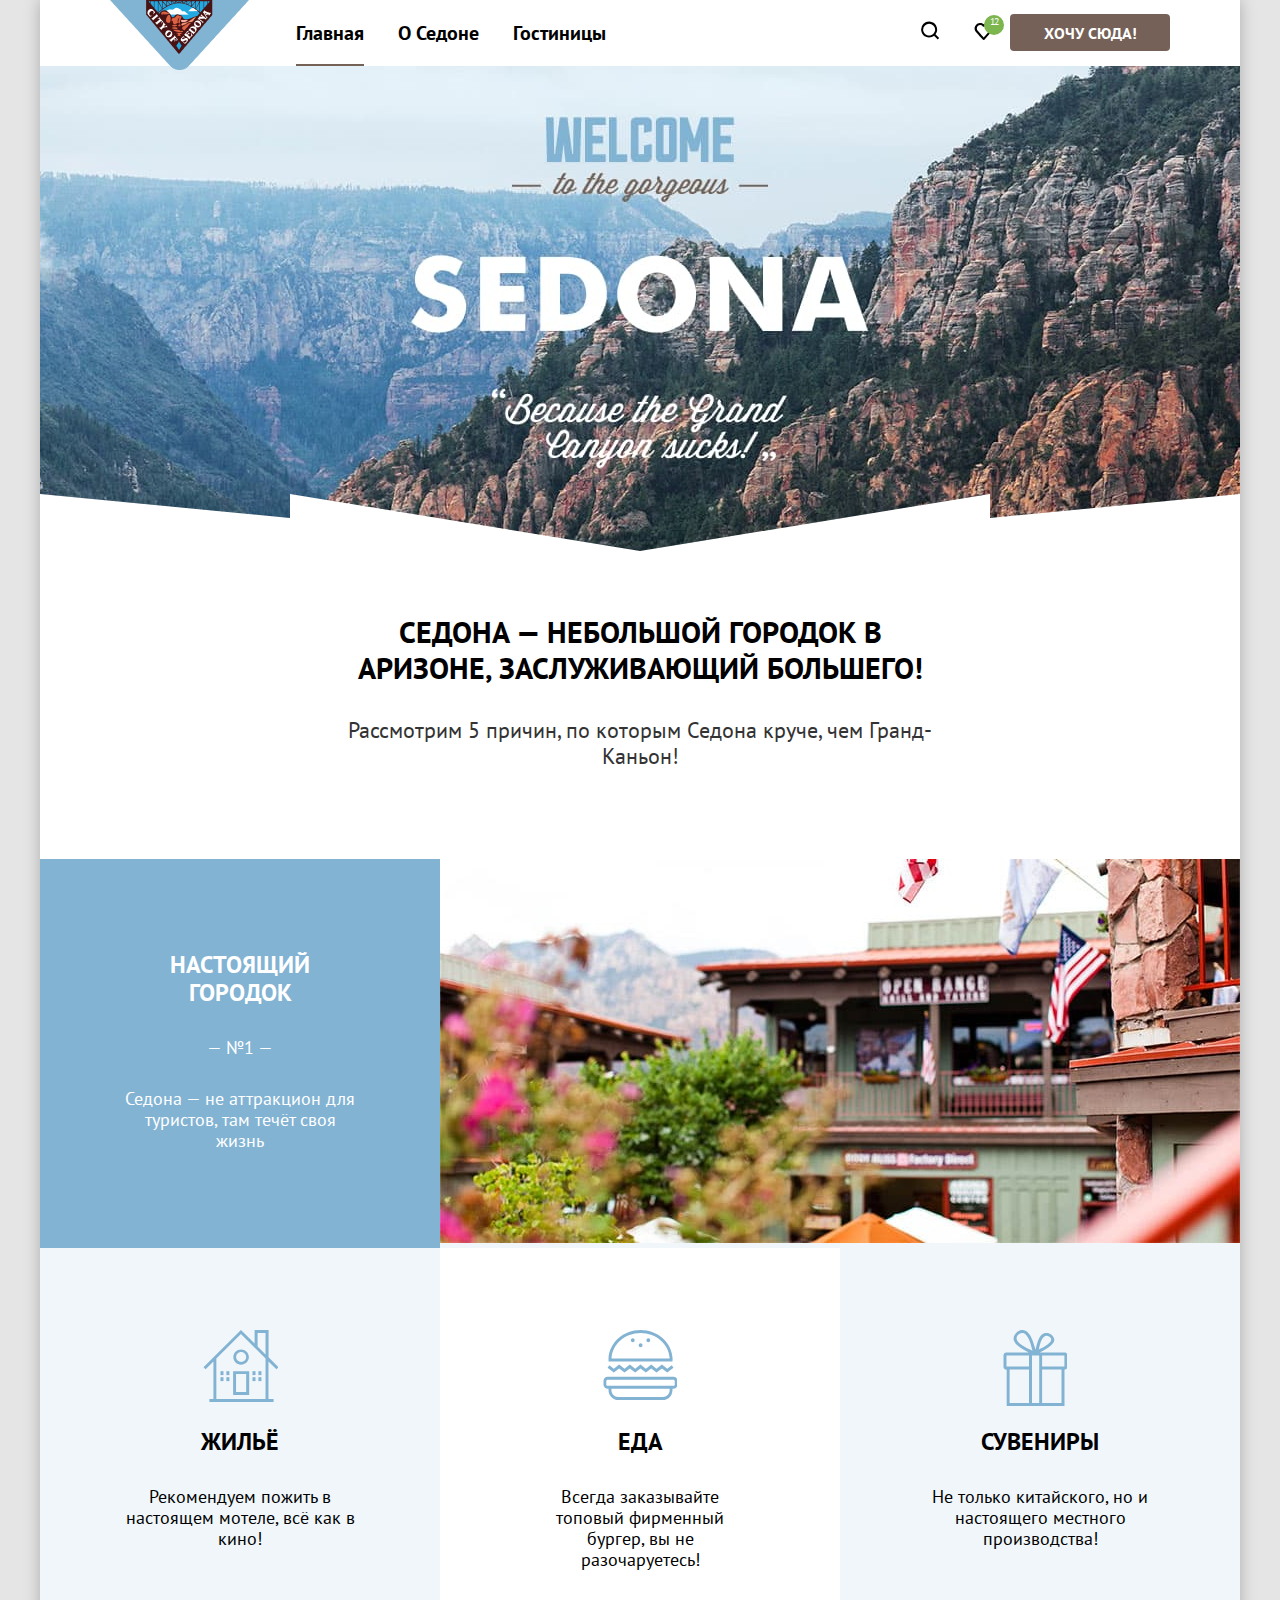
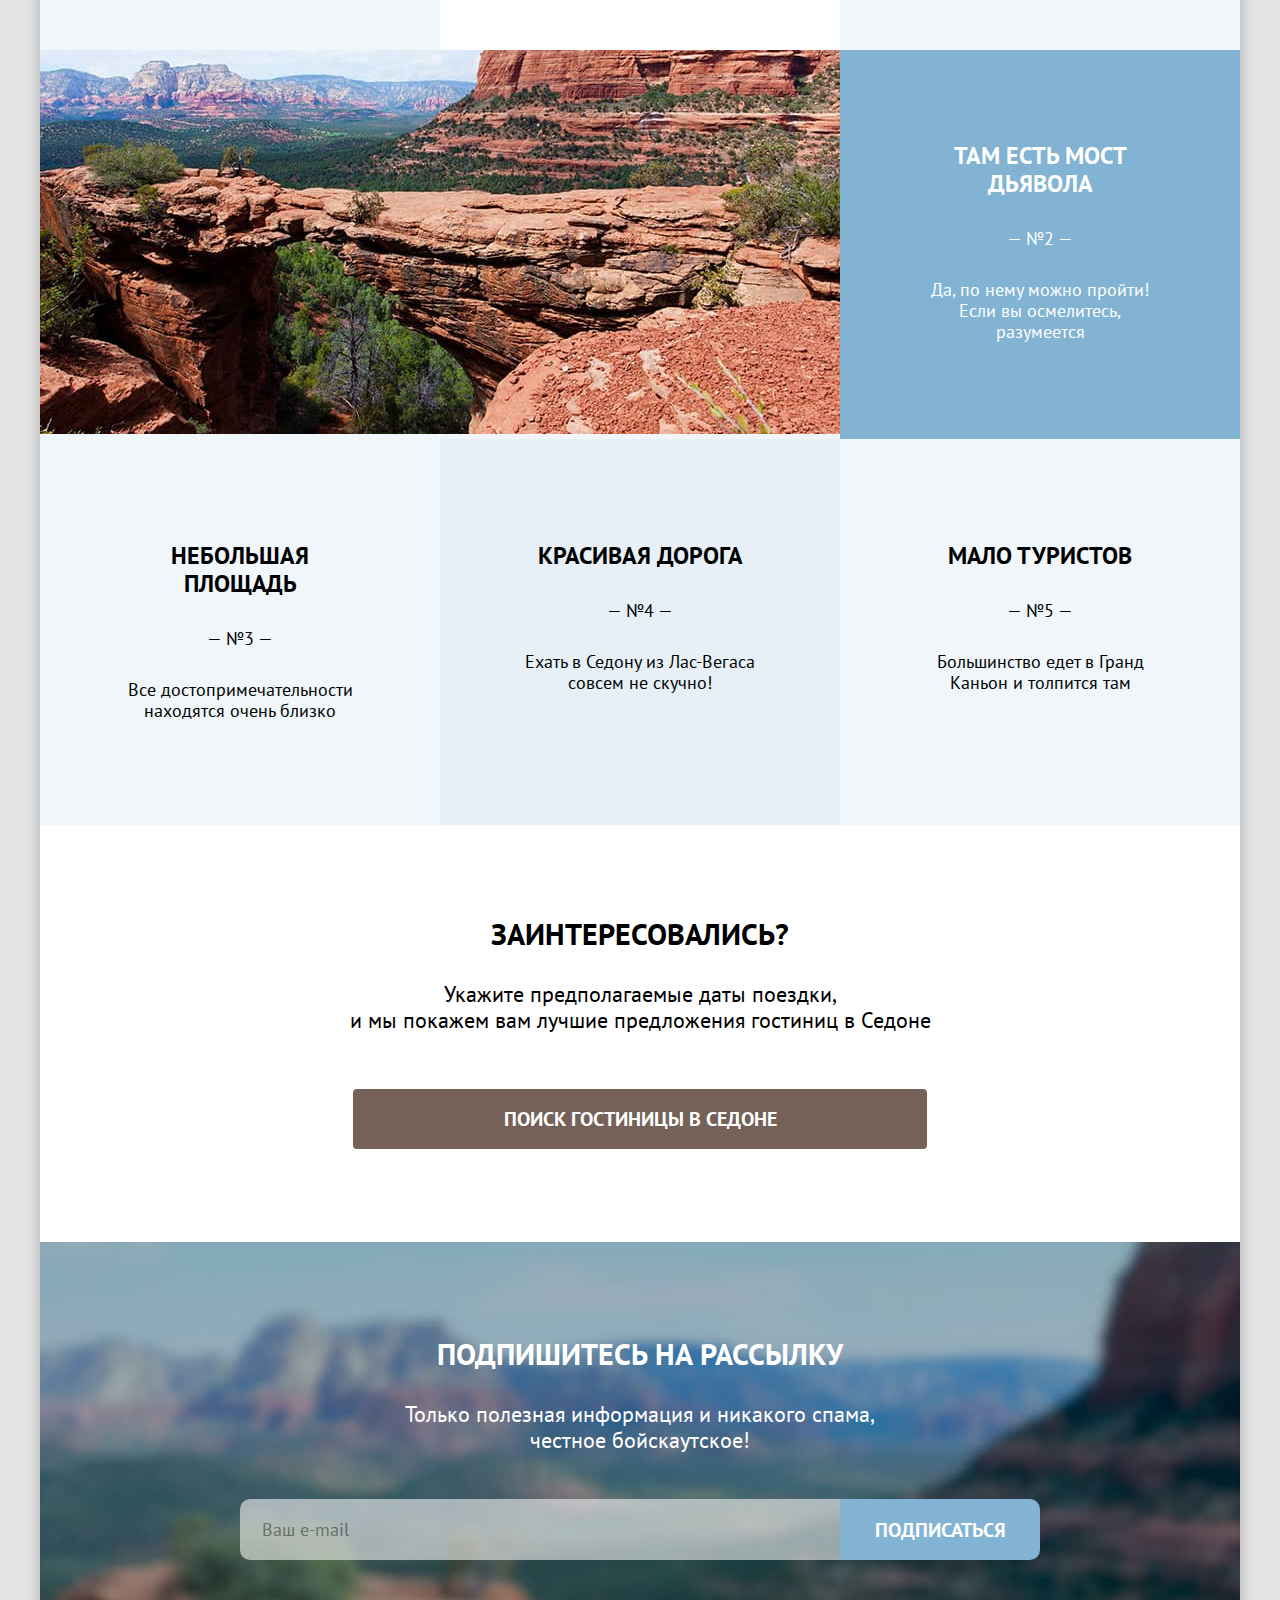
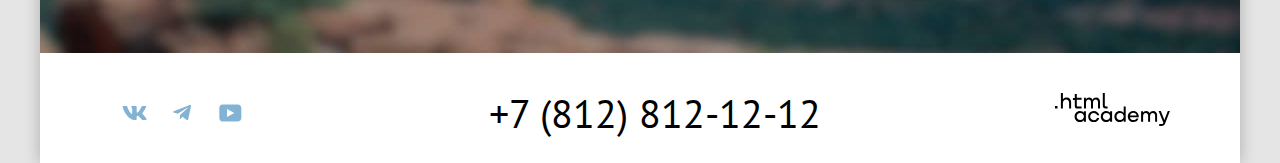
<file: 8/index.html>
<!DOCTYPE html>
<html lang="ru">

  <head>
    <meta charset="utf-8">
    <title>Седона</title>
    <link rel="stylesheet" href="styles/styles.css">
    <base href="https://htmlacademy-htmlcss.github.io/1898449-sedona-34/8/">
</head>

  <body>
    <div class="container">
      <header class="page-header">
        <div class="page-header-wrap">
          <a class="navigation-logo">
            <img class="page-header-logo" width="139" height="70" src="images/sedona-logo.png" alt="Логотип Седона">
          </a>
          <nav class="navigation">
            <ul class="navigation-list">
              <li class="navigation-item">
                <a class="navigation-link navigation-link-current">Главная</a>
              </li>
              <li class="navigation-item">
                <a class="navigation-link" href="#">О Седоне</a>
              </li>
              <li class="navigation-item">
                <a class="navigation-link" href="catalog.html">Гостиницы</a>
              </li>
            </ul>
            <ul class="navigation-list navigation-user">
              <li class="navigation-item">
                <a class="navigation-link" href="#">
                  <svg class="navigation-icon" aria-hidden="true" focusable="false" width="19" height="19"
                    viewBox="0 0 19 19" xmlns="http://www.w3.org/2000/svg">
                    <path
                      d="m18.16 17.05-3.71-3.7c1-1.3 1.7-3 1.7-4.9 0-4.4-3.6-8-8.02-8a8.12 8.12 0 0 0-8.02 8.1c0 4.4 3.6 8 8.02 8 1.8 0 3.51-.6 4.91-1.7l3.71 3.7 1.4-1.5Zm-10.03-2.5c-3.3 0-6.02-2.7-6.02-6a6.03 6.03 0 0 1 12.04 0c0 3.3-2.71 6-6.02 6Z" />
                  </svg>
                  <span class="visually-hidden">Поиск</span>
                </a>
              </li>
              <li class="navigation-item">
                <a class="navigation-link" href="#">
                  <svg class="navigation-icon" aria-hidden="true" focusable="false" width="19" height="17"
                    viewBox="0 0 19 17" xmlns="http://www.w3.org/2000/svg">
                    <path
                      d="M9.58 17c-.3 0-.6-.1-.8-.4-5.42-6.1-6.72-7.5-7.03-7.9A5.4 5.4 0 0 1 6.16 0c1.31 0 2.51.5 3.52 1.3a5.47 5.47 0 0 1 9.03 4.1c0 1.3-.5 2.5-1.31 3.4l-7.02 7.9c-.2.2-.4.3-.8.3ZM3.56 7.5c.3.4 3.51 4 6.12 6.9l6.21-7c.5-.5.7-1.2.7-2 0-1.8-1.5-3.3-3.3-3.3-1 0-2 .5-2.71 1.3-.3.3-.6.4-.9.4-.3 0-.6-.2-.8-.4a3.7 3.7 0 0 0-2.71-1.3c-1.8 0-3.31 1.5-3.31 3.3-.1.9.3 1.6.7 2.1-.1 0-.1 0 0 0Z" />
                  </svg>
                  <span class="count-badge">12</span>
                  <span class="visually-hidden">Избранное</span>
                </a>
              </li>
              <li class="navigation-item">
                <a class="button button-brown navigation-link-button" href="#">Хочу сюда!</a>
              </li>
            </ul>
          </nav>
        </div>
      </header>

      <main class="main-index main-container">
        <div class="hero-banner">
          <h1 class="visually-hidden">Седона</h1>
        </div>
        <section class="advantages">
          <div class="advantages-intro">
            <h2 class="advantages-intro-title">Седона — небольшой городок в Аризоне, заслуживающий большего!</h2>
            <p class="advantages-intro-text">Рассмотрим 5 причин, по которым Седона круче, чем Гранд-Каньон!</p>
          </div>
          <h2 class="visually-hidden">Преимущества</h2>
          <ul class="advantages-list">
            <li class="advantages-item">
              <div class="advantages-item-wrap">
                <div class="advantages-item-with-picture-container">
                  <h3 class="advantages-item-title">Настоящий городок</h3>
                  <p class="advantages-item-number">— №1 —</p>
                  <p class="advantages-item-description">Седона — не аттракцион для туристов, там течёт своя жизнь</p>
                </div>
                <div class="advantages-image-container">
                  <img class="advantages-image-city" width="800" height="384" src="images/city-of-sedona.jpg"
                    alt="Городок Седона">
                </div>
              </div>
            </li>

            <li class="advantages-item">
              <div class="advantages-item-container1">
                <h3 class="advantages-item-title advantages-item-title-house">Жильё</h3>
                <p class="advantages-item-description">Рекомендуем пожить в настоящем мотеле, всё как в кино!</p>
              </div>
            </li>

            <li class="advantages-item">
              <div class="advantages-item-container1">
                <h3 class="advantages-item-title advantages-item-title-food">Еда</h3>
                <p class="advantages-item-description">Всегда заказывайте топовый фирменный бургер, вы не разочаруетесь!
                </p>
              </div>
            </li>

            <li class="advantages-item ">
              <div class="advantages-item-container1">
                <h3 class="advantages-item-title advantages-item-title-gifts">Сувениры</h3>
                <p class="advantages-item-description">Не только китайского, но и настоящего местного производства!</p>
              </div>
            </li>

            <li class="advantages-item">
              <div class="advantages-item-wrap">
                <div class="advantages-image-container">
                  <img class="advantages-image" width="800" height="384" src="images/devil's-bridge.jpg"
                    alt="Мост дьявола">
                </div>
                <div class="advantages-item-with-picture-container">
                  <h3 class="advantages-item-title">Там есть мост дьявола</h3>
                  <p class="advantages-item-number">— №2 —</p>
                  <p class="advantages-item-description">Да, по нему можно пройти! Если вы осмелитесь, разумеется</p>
                </div>
              </div>
            </li>

            <li class="advantages-item">
              <div class="advantages-item-container">
                <h3 class="advantages-item-title">Небольшая площадь</h3>
                <p class="advantages-item-number">— №3 —</p>
                <p class="advantages-item-description">Все достопримечательности находятся очень близко</p>
              </div>
            </li>

            <li class="advantages-item">
              <div class="advantages-item-container">
                <h3 class=" advantages-item-title">Красивая дорога</h3>
                <p class="advantages-item-number">— №4 —</p>
                <p class="advantages-item-description">Ехать в Седону из Лас-Вегаса совсем не скучно!</p>
              </div>
            </li>

            <li class="advantages-item">
              <div class="advantages-item-container">
                <h3 class=" advantages-item-title">Мало туристов</h3>
                <p class="advantages-item-number">— №5 —</p>
                <p class="advantages-item-description">Большинство едет в Гранд Каньон и толпится там</p>
              </div>
            </li>
          </ul>
        </section>

        <section class="search-hotel">
          <h2 class="visually-hidden">Поиск гостиницы</h2>
          <h3 class="search-hotel-title">Заинтересовались?</h3>
          <p class="search-hotel-description">Укажите предполагаемые даты поездки,<br> и мы покажем вам лучшие
            предложения
            гостиниц в Седоне</p>
          <button class="button button-brown button-big button-search-hotel" >Поиск гостиницы в Седоне</button>
        </section>

        <section class="subscribe-main-page">
          <div class="subscribe-background-image">
            <h2 class="subscribe-title">Подпишитесь на рассылку</h2>
            <p class="subscribe-description">Только полезная информация и никакого спама,<br> честное бойскаутское!</p>
            <form class="subscribe-form" action="https://echo.academy.ru" method="post">
              <label class="visually-hidden" for="subscribe-email">Email</label>
              <input class="field field-subscribe" placeholder="Ваш e-mail" type="email" name="subscribe-email"
                id="subscribe-email">
              <button class="button button-big button-blue subscribe-button" type="submit">Подписаться</button>
            </form>
          </div>
        </section>
      </main>

      <footer class="page-footer">
        <div class="page-footer-wrap">
          <section class="footer-social">
            <h2 class="visually-hidden">Социальные сети</h2>
            <ul class="footer-social-list">
              <li class="footer-social-item">
                <a class="button social-link" href=" https://vk.com/htmlacademy">
                  <svg class="social-icon" aria-hidden="true" focusable="false" width="25" height="14"
                    viewBox="0 0 25 14" xmlns="http://www.w3.org/2000/svg">
                    <path fill-rule="evenodd" clip-rule="evenodd"
                      d="M24.12.95c.16-.55 0-.95-.8-.95H20.7c-.67 0-.98.35-1.15.73 0 0-1.33 3.2-3.22 5.27-.61.6-.9.8-1.23.8-.16 0-.41-.2-.41-.74V.95c0-.66-.19-.95-.74-.95H9.82c-.42 0-.67.3-.67.6 0 .61.95.76 1.04 2.5v3.8c0 .84-.15.99-.48.99-.9 0-3.06-3.21-4.34-6.89-.25-.71-.5-1-1.18-1H1.57c-.75 0-.9.35-.9.73 0 .68.89 4.07 4.14 8.55 2.17 3.06 5.23 4.72 8 4.72 1.68 0 1.88-.37 1.88-1v-2.32c0-.73.16-.88.7-.88.38 0 1.05.2 2.6 1.67 1.79 1.75 2.08 2.53 3.08 2.53h2.63c.75 0 1.12-.37.9-1.1-.23-.72-1.08-1.77-2.2-3.02-.62-.7-1.54-1.47-1.82-1.86-.39-.49-.28-.7 0-1.14 0 0 3.2-4.43 3.54-5.93Z" />
                  </svg>
                  <span class="visually-hidden">Vkontakte</span>
                </a>
              </li>
              <li class="footer-social-item">
                <a class="button social-link" href=" https://t.me/htmlacademy">
                  <svg class="social-icon" aria-hidden="true" focusable="false" width="18" height="16"
                    viewBox="0 0 18 16" xmlns="http://www.w3.org/2000/svg">
                    <path
                      d="M16.79.1.84 6.25c-1.09.43-1.08 1.04-.2 1.31l4.1 1.28 9.47-5.98c.44-.27.85-.12.52.18L7.05 9.96l-.28 4.22c.41 0 .6-.19.83-.41l1.99-1.93 4.13 3.05c.77.42 1.31.2 1.5-.7l2.72-12.8c.28-1.12-.43-1.62-1.16-1.3Z" />
                  </svg>
                  <span class="visually-hidden">Telegram</span>
                </a>
              </li>
              <li class="footer-social-item">
                <a class="button social-link" href=" https://www.youtube.com/user/htmlacademyru">
                  <svg class="social-icon" aria-hidden="true" focusable="false" width="23" height="18"
                    viewBox="0 0 23 18" xmlns="http://www.w3.org/2000/svg">
                    <path
                      d="M18.94.5H3.51C1.65.5.33 2.1.33 3.9V14c0 1.9 1.32 3.5 3.18 3.5h15.65c1.64 0 3.17-1.6 3.17-3.4V3.9C22.11 2.1 20.8.5 18.94.5ZM7.99 13.04V4.96L15.33 9l-7.34 4.04Z" />
                  </svg>
                  <span class="visually-hidden">Youtube</span>
                </a>
              </li>
            </ul>
          </section>

          <section class="footer-contacts">
            <h2 class="visually-hidden">Телефон</h2>
            <h3 class="footer-phone"><a class="footer-phone-link" href="tel: " +7 (812) 812-12-12">+7 (812)
                812-12-12</a></h3>
          </section>

          <section class="footer-logo">
            <h2 class="visually-hidden">HTML-academy</h2>
            <a class="footer-logo-link" href=" https://htmlacademy.ru">
              <svg aria-hidden="true" focusable="false" width="115" height="33" viewBox="0 0 115 33"
                xmlns="http://www.w3.org/2000/svg">
                <path
                  d="M0 12.9v2.6h2.5v-2.6H0ZM11.6 4.5c-1.6 0-2.8.7-3.6 1.7h-.1V0h-2v15.5h2v-5.3c0-2.1 1.3-3.6 3.3-3.6 1.8 0 2.9 1.4 2.9 3.2v5.7h2V9.4c.1-3-1.8-4.9-4.5-4.9ZM26.6 4.8h-4.8V1.1h-2v3.8h-1.9v2h1.9v6c0 1.7 1 2.7 2.7 2.7h4.1v-2h-3.7c-.7 0-1.1-.4-1.1-1.1V6.8h4.8v-2ZM41.1 4.6c-1.6 0-2.9.8-3.5 2.1h-.1c-.6-1.2-1.8-2.1-3.4-2.1-1.4 0-2.5.8-3.1 1.8h-.1V4.8H29v10.6h2V10c0-2 1-3.5 2.6-3.5 1.5 0 2.4 1 2.4 2.6v6.3h2V9.8c0-2.4 1.4-3.3 2.6-3.3 1.5 0 2.4 1 2.4 2.6v6.3h2V8.9c.1-2.5-1.4-4.3-3.9-4.3ZM47.8 12.7c0 1.7 1 2.7 2.8 2.7h2v-2h-1.7c-.7 0-1.1-.4-1.1-1.1V0h-2v12.7ZM28.9 19.7c-.9-1.1-2.2-1.8-3.9-1.8-3.1 0-5.4 2.3-5.4 5.6s2.3 5.6 5.4 5.6c1.8 0 3-.8 3.8-1.9h.1v1.6h2V18.2h-2v1.5Zm-3.6 7.4c-2.2 0-3.6-1.6-3.6-3.6s1.4-3.6 3.6-3.6 3.6 1.6 3.6 3.6c0 1.9-1.4 3.6-3.6 3.6ZM44.2 22c-.5-2.4-2.6-4.1-5.4-4.1a5.4 5.4 0 0 0-5.6 5.6c0 3.1 2.2 5.6 5.6 5.6 2.8 0 4.9-1.8 5.4-4.2h-2.1a3.4 3.4 0 0 1-3.3 2.3c-2.2 0-3.6-1.6-3.6-3.6s1.4-3.6 3.6-3.6c1.6 0 2.8 1 3.3 2.2h2.1V22ZM55.1 19.7c-.9-1.1-2.2-1.8-3.9-1.8-3.1 0-5.4 2.3-5.4 5.6s2.3 5.6 5.4 5.6c1.8 0 3-.8 3.8-1.9h.1v1.6h2V18.2h-2v1.5Zm-3.6 7.4c-2.2 0-3.6-1.6-3.6-3.6s1.4-3.6 3.6-3.6 3.6 1.6 3.6 3.6c0 1.9-1.5 3.6-3.6 3.6ZM68.7 19.8c-.9-1.1-2.2-1.9-3.9-1.9-3.1 0-5.4 2.3-5.4 5.6s2.2 5.6 5.4 5.6c1.7 0 3-.8 3.8-1.8h.1v1.5h2V13.4h-2v6.4Zm-3.6 7.3c-2.2 0-3.6-1.6-3.6-3.6s1.4-3.6 3.6-3.6 3.6 1.6 3.6 3.6c-.1 2-1.5 3.6-3.6 3.6ZM78.3 17.9c-3.3 0-5.5 2.5-5.5 5.6 0 3 2.1 5.6 5.5 5.6 2.5 0 4.5-1.3 5.2-3.6h-2.1c-.5 1-1.6 1.6-3 1.6-1.9 0-3.3-1.3-3.4-2.9h8.8c.2-3.6-2-6.3-5.5-6.3Zm0 1.9c1.7 0 3 1 3.3 2.6h-6.5c.3-1.5 1.5-2.6 3.2-2.6ZM98.2 17.9c-1.6 0-2.9.8-3.6 2h-.1c-.6-1.2-1.8-2-3.4-2-1.4 0-2.5.7-3.1 1.8v-1.5h-1.9v10.6h2v-5.4c0-2 1-3.4 2.6-3.5 1.5 0 2.4 1 2.4 2.6v6.3h2v-5.6c0-2.4 1.4-3.3 2.6-3.3 1.5 0 2.4 1 2.4 2.6v6.3h2v-6.5c.1-2.6-1.4-4.4-3.9-4.4ZM109.4 27l-3.6-8.9h-2.2l4.8 11.6c-.3.9-.7 1.2-1.7 1.2h-2.5v2h2.5c1.8 0 2.8-.8 3.5-2.6l4.7-12.2h-2.1l-3.4 8.9Z" />
              </svg>
            </a>
          </section>
        </div>
      </footer>
    </div>
<!-- Модальное окно modal-container-close-->
    <div class="modal-container modal-container-close">
      <div class="modal modal-search">
        <button class="modal-close-button" type="button">
          <span class="visually-hidden">Закрыть</span>
        </button>
        <section class="modal-content">
          <h2 class="modal-title">Поиск гостиницы в Седоне</h2>
          <form class="search-hotel-form" action="https://echo.academy.ru" method="post">

            <div class="field-date-wrap">
              <label class="search-label" for="arrival-date">Дата заезда:</label>
              <input class="field date-field" type="text" id="arrival-date" name="arrival-date"
                placeholder="Укажите дату">
              <button class="button date-button" type="button ">
                <span class="visually-hidden">Календарь</span>
              </button>
              <span class="date-text date-text-error">Мы не можем отправить вас в прошлое.</span>
            </div>

            <div class="field-date-wrap">
              <label class="search-label" for="departure-date">Дата выезда: </label>
              <input class="field date-field" type="text" id="departure" name="arrival-date"
                placeholder="Укажите дату ">
              <button class="button date-button" type="button ">
                <span class="visually-hidden">Календарь</span>
              </button>
              <span class=" date-text date-text-success">На эти даты есть свободные номера. Пока есть.</span>
            </div>

            <div class="field-group-wrap">
              <div class="field-number-wrap field-number-adults">
                <label class="search-label" for="adults-count">Взрослые: </label>
                <div class="counter-wrap">
                  <button class="field-button minus-button" type="button">
                    <span class="visually-hidden">Минус</span>
                  </button>
                  <input class="field count-field" type="number" id="adults-count" name="adults-count" value="2">
                  <button class="field-button plus-button" type="button">
                    <span class="visually-hidden">Плюс</span>
                  </button>
                </div>
              </div>

              <div class="field-number-wrap field-number-children">
                <div class="search-label-wrap">
                  <label class="search-label search-label-children" for="children-count">Дети: </label>
                  <span class="tooltip">
                    <button class="tooltip-toggle" type="button" aria-labelledby="tooltip-label">
                    </button>
                    <span class="tooltip-text" role="tooltip" id="tooltip-label">Укажите количество детей, которые будут
                      с вами, возраст которых от 6 до 18 лет. Дети до 6 лет размещаются бесплатно.</span>
                  </span>
                </div>
                <div class="counter-wrap">
                  <button class="field-button minus-button" type="button">
                    <span class="visually-hidden">Минус</span>
                  </button>
                  <input class="field count-field" type="number" id="children-count" name="children-count" value="1">
                  <button class="field-button plus-button" type="button">
                    <span class="visually-hidden">Плюс</span>
                  </button>
                </div>
              </div>
            </div>
            <button class="button-big button-blue search-form-button" type="submit">Найти</button>
          </form>

        </section>
      </div>
    </div>
  </body>

</html>
</file>
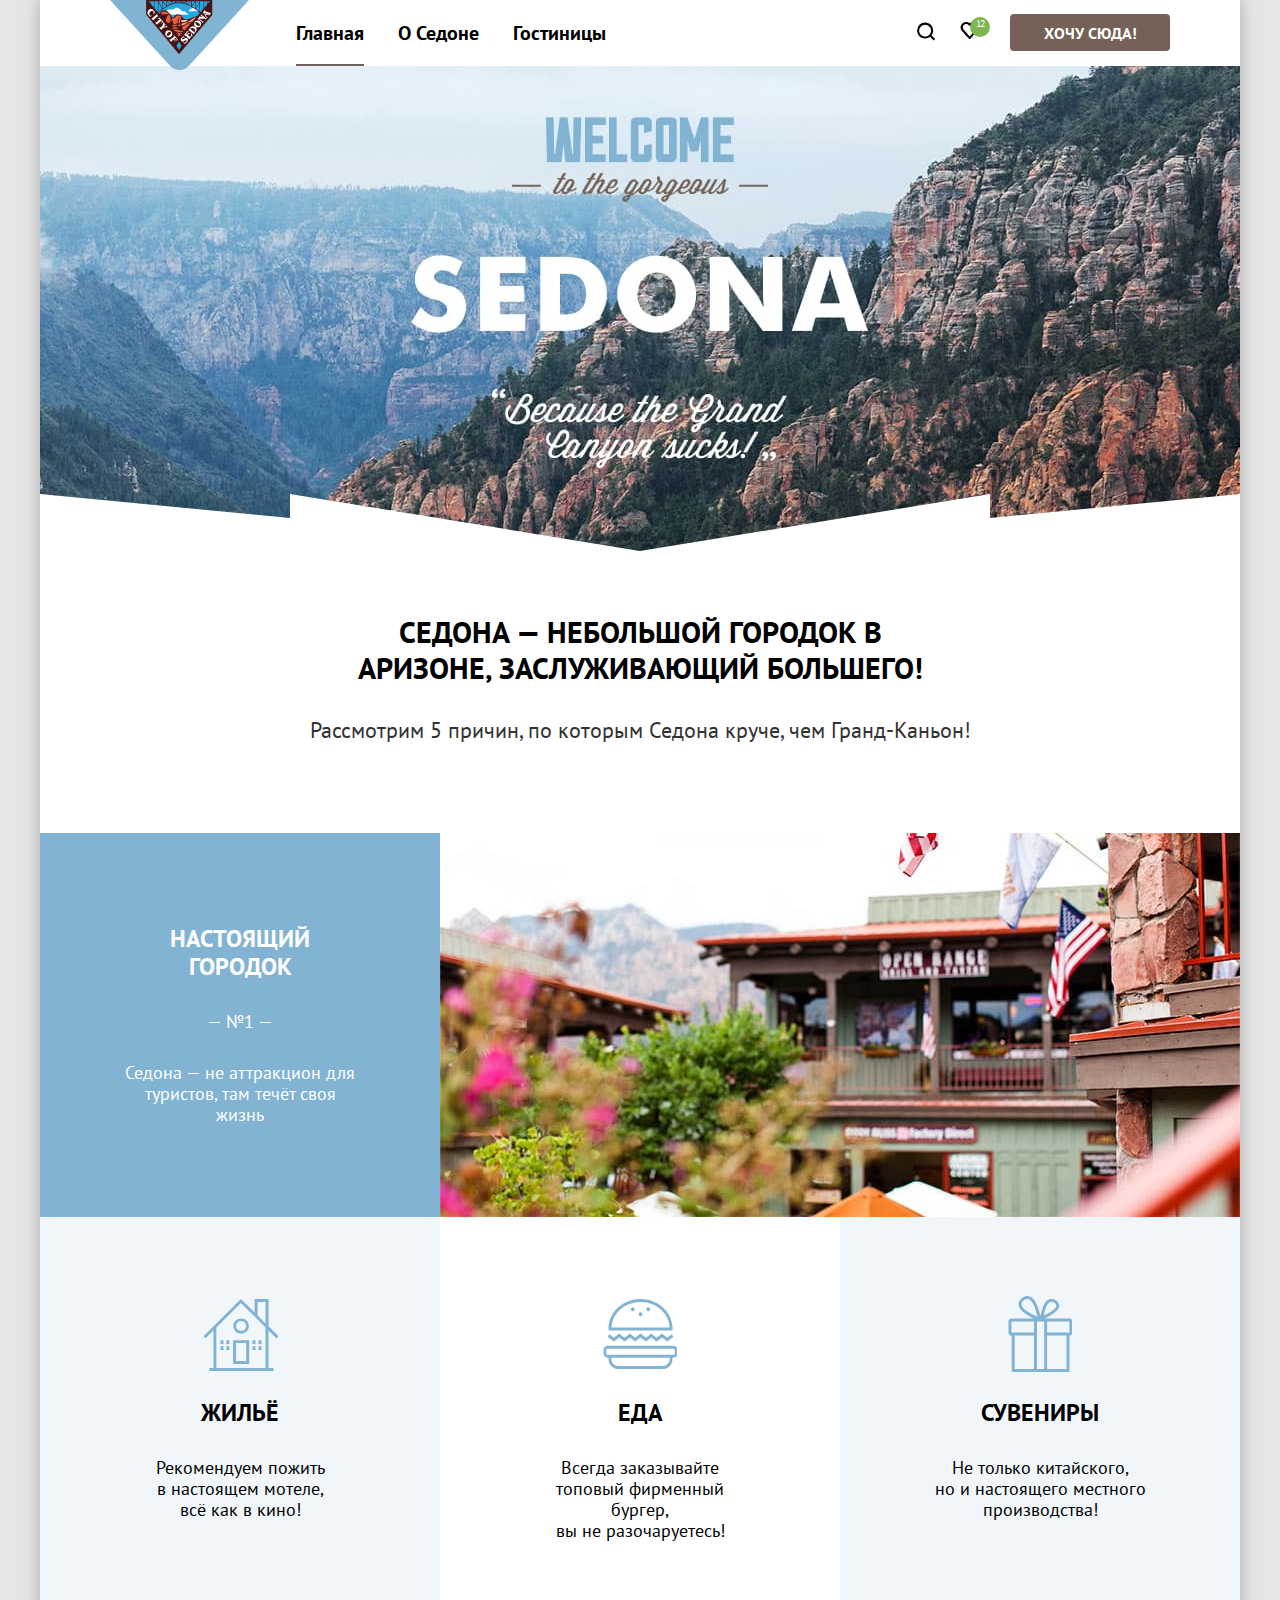
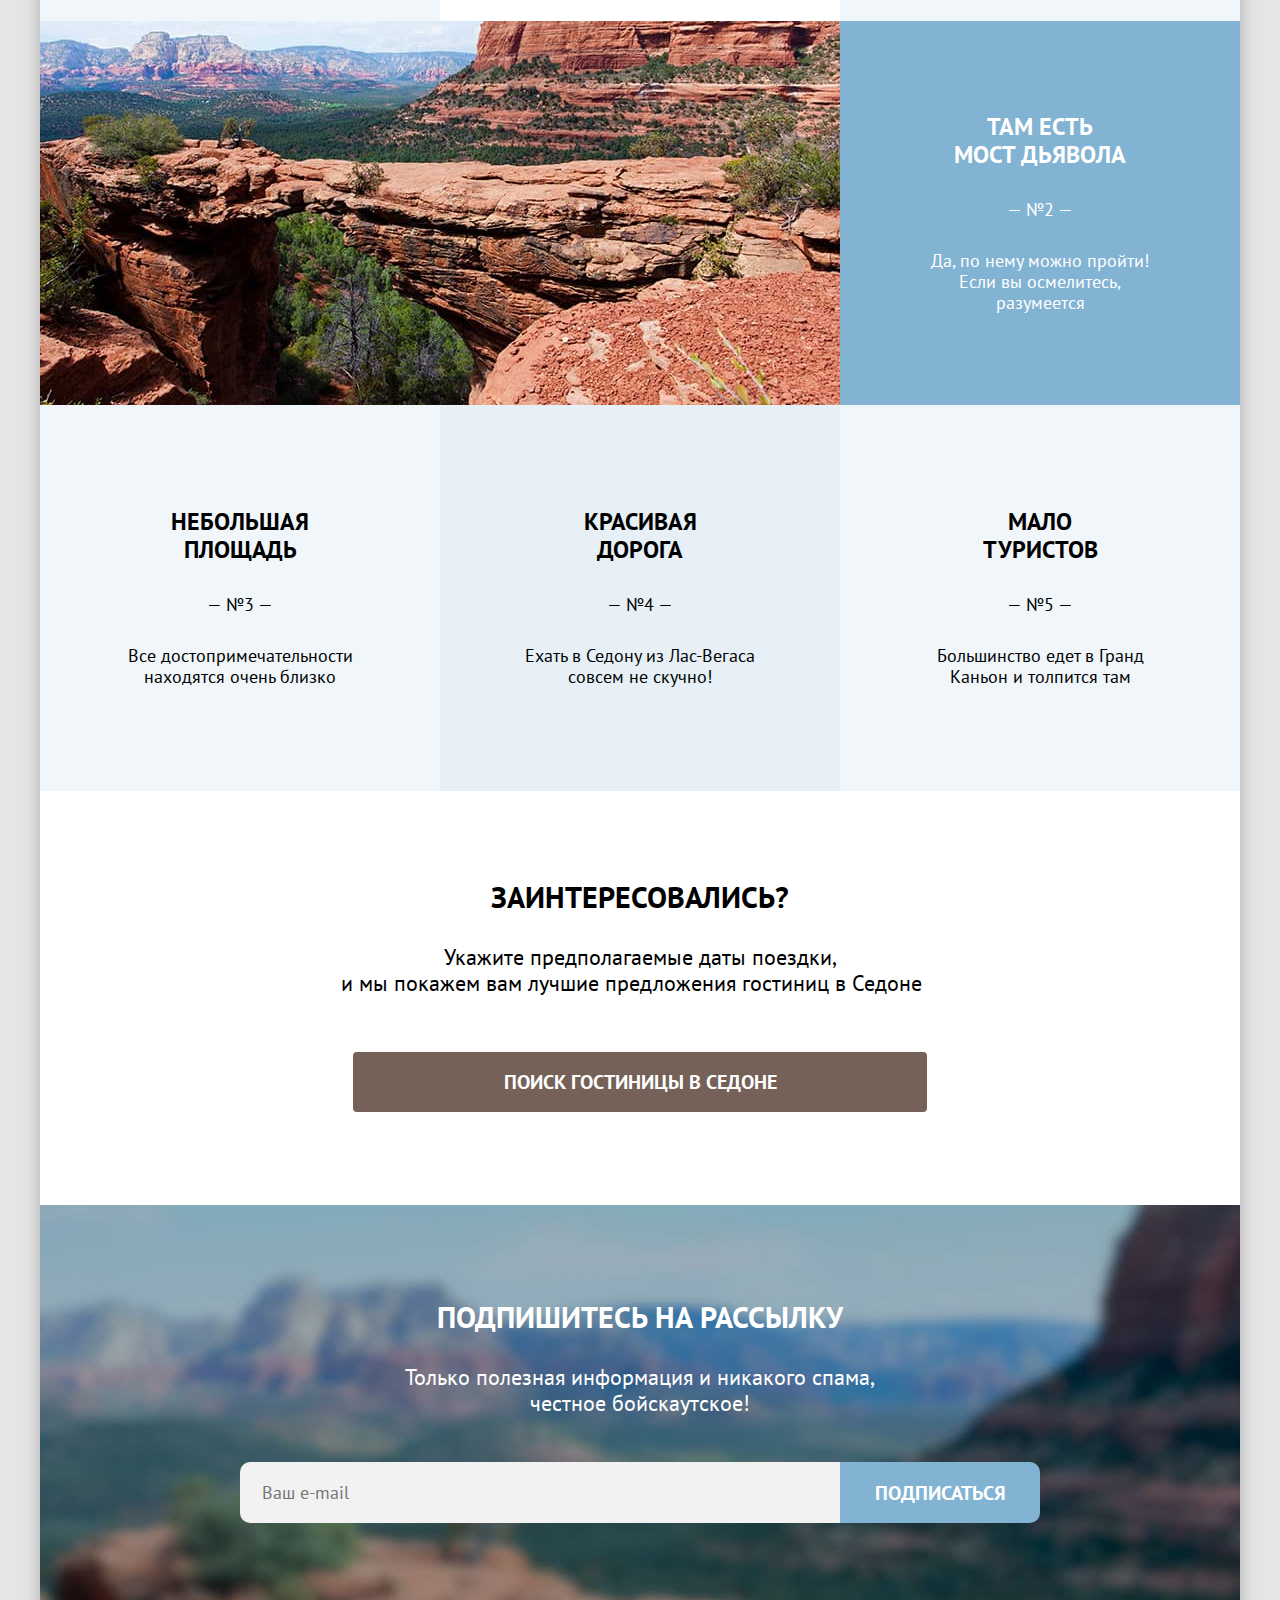
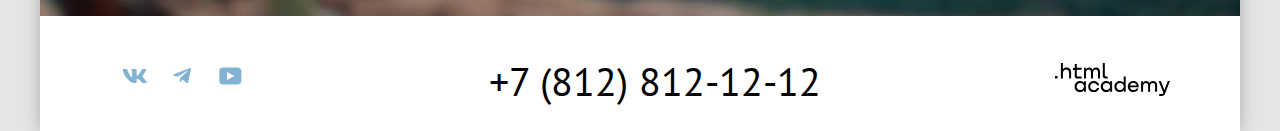
<file: 9/index.html>
<!DOCTYPE html>
<html lang="ru">

  <head>
    <meta charset="utf-8">
    <title>Седона</title>
    <link rel="stylesheet" href="styles/styles.css">
    <base href="https://htmlacademy-htmlcss.github.io/1898449-sedona-34/9/">
</head>

  <body>
    <div class="container">
      <header class="page-header">
        <div class="page-header-wrap">
          <a class="navigation-logo">
            <img class="page-header-logo" width="139" height="70" src="images/sedona-logo.png" alt="Логотип Седона">
          </a>
          <nav class="navigation">
            <ul class="navigation-list">
              <li class="navigation-item">
                <a class="navigation-link navigation-link-current">Главная</a>
              </li>
              <li class="navigation-item">
                <a class="navigation-link" href="#">О Седоне</a>
              </li>
              <li class="navigation-item">
                <a class="navigation-link" href="catalog.html">Гостиницы</a>
              </li>
            </ul>
            <ul class="navigation-list navigation-user">
              <li class="navigation-item">
                <a class="navigation-link" href="#">
                  <svg class="navigation-icon" aria-hidden="true" focusable="false" width="19" height="19"
                    viewBox="0 0 19 19" xmlns="http://www.w3.org/2000/svg">
                    <path
                      d="m18.16 17.05-3.71-3.7c1-1.3 1.7-3 1.7-4.9 0-4.4-3.6-8-8.02-8a8.12 8.12 0 0 0-8.02 8.1c0 4.4 3.6 8 8.02 8 1.8 0 3.51-.6 4.91-1.7l3.71 3.7 1.4-1.5Zm-10.03-2.5c-3.3 0-6.02-2.7-6.02-6a6.03 6.03 0 0 1 12.04 0c0 3.3-2.71 6-6.02 6Z" />
                  </svg>
                  <span class="visually-hidden">Поиск</span>
                </a>
              </li>
              <li class="navigation-item">
                <a class="navigation-link" href="#">
                  <svg class="navigation-icon" aria-hidden="true" focusable="false" width="19" height="17"
                    viewBox="0 0 19 17" xmlns="http://www.w3.org/2000/svg">
                    <path
                      d="M9.58 17c-.3 0-.6-.1-.8-.4-5.42-6.1-6.72-7.5-7.03-7.9A5.4 5.4 0 0 1 6.16 0c1.31 0 2.51.5 3.52 1.3a5.47 5.47 0 0 1 9.03 4.1c0 1.3-.5 2.5-1.31 3.4l-7.02 7.9c-.2.2-.4.3-.8.3ZM3.56 7.5c.3.4 3.51 4 6.12 6.9l6.21-7c.5-.5.7-1.2.7-2 0-1.8-1.5-3.3-3.3-3.3-1 0-2 .5-2.71 1.3-.3.3-.6.4-.9.4-.3 0-.6-.2-.8-.4a3.7 3.7 0 0 0-2.71-1.3c-1.8 0-3.31 1.5-3.31 3.3-.1.9.3 1.6.7 2.1-.1 0-.1 0 0 0Z" />
                  </svg>
                  <span class="count-badge">12</span>
                  <span class="visually-hidden">Избранное</span>
                </a>
              </li>
              <li class="navigation-item">
                <a class="button button-brown navigation-link-button" href="#">Хочу сюда!</a>
              </li>

            </ul>
          </nav>
        </div>
      </header>

      <main class="main-index main-container">
        <div class="hero-banner">
          <h1 class="visually-hidden">Седона</h1>
        </div>
        <section class="advantages">
          <div class="advantages-intro">
            <h2 class="advantages-intro-title">Седона — небольшой городок в Аризоне, заслуживающий большего!</h2>
            <p class="advantages-intro-text">Рассмотрим 5 причин, по которым Седона круче, чем Гранд-Каньон!</p>
          </div>
          <h2 class="visually-hidden">Преимущества</h2>
          <ul class="advantages-list">
            <li class="advantages-item">
              <div class="advantages-item-wrap">
                <div class="advantages-item-with-picture-container">
                  <h3 class="advantages-item-title">Настоящий городок</h3>
                  <p class="advantages-item-number">— №1 —</p>
                  <p class="advantages-item-description">Седона — не аттракцион для туристов, там течёт своя жизнь</p>
                </div>
                <img class="advantages-image" width="800" height="384" src="images/city-of-sedona.jpg"
                  alt="Городок Седона">
              </div>
            </li>

            <li class="advantages-item">
              <div class="advantages-item-container1">
                <h3 class="advantages-item-title advantages-item-title-house">Жильё</h3>
                <p class="advantages-item-description">Рекомендуем пожить <br> в настоящем мотеле, <br> всё как в кино!</p>
              </div>
            </li>

            <li class="advantages-item">
              <div class="advantages-item-container1">
                <h3 class="advantages-item-title advantages-item-title-food">Еда</h3>
                <p class="advantages-item-description">Всегда заказывайте <br> топовый фирменный бургер, <br> вы не разочаруетесь!
                </p>
              </div>
            </li>

            <li class="advantages-item ">
              <div class="advantages-item-container1">
                <h3 class="advantages-item-title advantages-item-title-gifts">Сувениры</h3>
                <p class="advantages-item-description">Не только китайского,<br> но и настоящего местного <br> производства!</p>
              </div>
            </li>

            <li class="advantages-item">
              <div class="advantages-item-wrap">
                <img class="advantages-image" width="800" height="384" src="images/devil's-bridge.jpg"
                  alt="Мост дьявола">
                <div class="advantages-item-with-picture-container">
                  <h3 class="advantages-item-title">Там есть <br> мост дьявола</h3>
                  <p class="advantages-item-number">— №2 —</p>
                  <p class="advantages-item-description">Да, по нему можно пройти! Если вы осмелитесь, разумеется</p>
                </div>
              </div>
            </li>

            <li class="advantages-item">
              <div class="advantages-item-container">
                <h3 class="advantages-item-title">Небольшая площадь</h3>
                <p class="advantages-item-number">— №3 —</p>
                <p class="advantages-item-description">Все достопримечательности находятся очень близко</p>
              </div>
            </li>

            <li class="advantages-item">
              <div class="advantages-item-container">
                <h3 class=" advantages-item-title">Красивая <br> дорога</h3>
                <p class="advantages-item-number">— №4 —</p>
                <p class="advantages-item-description">Ехать в Седону из Лас-Вегаса совсем не скучно!</p>
              </div>
            </li>

            <li class="advantages-item">
              <div class="advantages-item-container">
                <h3 class=" advantages-item-title">Мало <br> туристов</h3>
                <p class="advantages-item-number">— №5 —</p>
                <p class="advantages-item-description">Большинство едет в Гранд Каньон и толпится там</p>
              </div>
            </li>
          </ul>
        </section>

        <section class="search-hotel">
          <h2 class="visually-hidden">Поиск гостиницы</h2>
          <h3 class="search-hotel-title">Заинтересовались?</h3>
          <p class="search-hotel-description">Укажите предполагаемые даты поездки,<br>и мы покажем вам лучшие
            предложения
            гостиниц в Седоне&nbsp;&nbsp;&nbsp;</p>
          <button class="button button-brown button-big button-search-hotel" >Поиск гостиницы в Седоне</button>
        </section>

        <section class="subscribe-main-page">
          <div class="subscribe-background-image">
            <h2 class="subscribe-title">Подпишитесь на рассылку</h2>
            <p class="subscribe-description">Только полезная информация и никакого спама,<br> честное бойскаутское!</p>
            <form class="subscribe-form" action="https://echo.htmlacademy.ru/" method="post">
              <label class="visually-hidden" for="subscribe-email">Email</label>
              <input class="field field-subscribe" placeholder="Ваш e-mail" type="email" name="subscribe-email"
                id="subscribe-email">
              <button class="button button-big button-blue subscribe-button" type="submit">Подписаться</button>
            </form>
          </div>
        </section>
      </main>

      <footer class="page-footer">
        <div class="page-footer-wrap">
          <section class="footer-social">
            <h2 class="visually-hidden">Социальные сети</h2>
            <ul class="footer-social-list">
              <li class="footer-social-item">
                <a class="button social-link" href=" https://vk.com/htmlacademy">
                  <svg class="social-icon" aria-hidden="true" focusable="false" width="25" height="14"
                    viewBox="0 0 25 14" xmlns="http://www.w3.org/2000/svg">
                    <path fill-rule="evenodd" clip-rule="evenodd"
                      d="M24.12.95c.16-.55 0-.95-.8-.95H20.7c-.67 0-.98.35-1.15.73 0 0-1.33 3.2-3.22 5.27-.61.6-.9.8-1.23.8-.16 0-.41-.2-.41-.74V.95c0-.66-.19-.95-.74-.95H9.82c-.42 0-.67.3-.67.6 0 .61.95.76 1.04 2.5v3.8c0 .84-.15.99-.48.99-.9 0-3.06-3.21-4.34-6.89-.25-.71-.5-1-1.18-1H1.57c-.75 0-.9.35-.9.73 0 .68.89 4.07 4.14 8.55 2.17 3.06 5.23 4.72 8 4.72 1.68 0 1.88-.37 1.88-1v-2.32c0-.73.16-.88.7-.88.38 0 1.05.2 2.6 1.67 1.79 1.75 2.08 2.53 3.08 2.53h2.63c.75 0 1.12-.37.9-1.1-.23-.72-1.08-1.77-2.2-3.02-.62-.7-1.54-1.47-1.82-1.86-.39-.49-.28-.7 0-1.14 0 0 3.2-4.43 3.54-5.93Z" />
                  </svg>
                  <span class="visually-hidden">Vkontakte</span>
                </a>
              </li>
              <li class="footer-social-item">
                <a class="button social-link" href=" https://t.me/htmlacademy">
                  <svg class="social-icon" aria-hidden="true" focusable="false" width="18" height="16"
                    viewBox="0 0 18 16" xmlns="http://www.w3.org/2000/svg">
                    <path
                      d="M16.79.1.84 6.25c-1.09.43-1.08 1.04-.2 1.31l4.1 1.28 9.47-5.98c.44-.27.85-.12.52.18L7.05 9.96l-.28 4.22c.41 0 .6-.19.83-.41l1.99-1.93 4.13 3.05c.77.42 1.31.2 1.5-.7l2.72-12.8c.28-1.12-.43-1.62-1.16-1.3Z" />
                  </svg>
                  <span class="visually-hidden">Telegram</span>
                </a>
              </li>
              <li class="footer-social-item">
                <a class="button social-link" href=" https://www.youtube.com/user/htmlacademyru">
                  <svg class="social-icon" aria-hidden="true" focusable="false" width="23" height="18"
                    viewBox="0 0 23 18" xmlns="http://www.w3.org/2000/svg">
                    <path
                      d="M18.94.5H3.51C1.65.5.33 2.1.33 3.9V14c0 1.9 1.32 3.5 3.18 3.5h15.65c1.64 0 3.17-1.6 3.17-3.4V3.9C22.11 2.1 20.8.5 18.94.5ZM7.99 13.04V4.96L15.33 9l-7.34 4.04Z" />
                  </svg>
                  <span class="visually-hidden">Youtube</span>
                </a>
              </li>
            </ul>
          </section>

          <section class="footer-contacts">
            <h2 class="visually-hidden">Телефон</h2>
            <h3 class="footer-phone"><a class="footer-phone-link" href="tel:+7812-812-12-12">+7 (812)
                812-12-12</a></h3>
          </section>

          <section class="footer-logo">
            <h2 class="visually-hidden">HTML-academy</h2>
            <a class="footer-logo-link" href=" https://htmlacademy.ru">
              <svg aria-hidden="true" focusable="false" width="115" height="33" viewBox="0 0 115 33"
                xmlns="http://www.w3.org/2000/svg">
                <path
                  d="M0 12.9v2.6h2.5v-2.6H0ZM11.6 4.5c-1.6 0-2.8.7-3.6 1.7h-.1V0h-2v15.5h2v-5.3c0-2.1 1.3-3.6 3.3-3.6 1.8 0 2.9 1.4 2.9 3.2v5.7h2V9.4c.1-3-1.8-4.9-4.5-4.9ZM26.6 4.8h-4.8V1.1h-2v3.8h-1.9v2h1.9v6c0 1.7 1 2.7 2.7 2.7h4.1v-2h-3.7c-.7 0-1.1-.4-1.1-1.1V6.8h4.8v-2ZM41.1 4.6c-1.6 0-2.9.8-3.5 2.1h-.1c-.6-1.2-1.8-2.1-3.4-2.1-1.4 0-2.5.8-3.1 1.8h-.1V4.8H29v10.6h2V10c0-2 1-3.5 2.6-3.5 1.5 0 2.4 1 2.4 2.6v6.3h2V9.8c0-2.4 1.4-3.3 2.6-3.3 1.5 0 2.4 1 2.4 2.6v6.3h2V8.9c.1-2.5-1.4-4.3-3.9-4.3ZM47.8 12.7c0 1.7 1 2.7 2.8 2.7h2v-2h-1.7c-.7 0-1.1-.4-1.1-1.1V0h-2v12.7ZM28.9 19.7c-.9-1.1-2.2-1.8-3.9-1.8-3.1 0-5.4 2.3-5.4 5.6s2.3 5.6 5.4 5.6c1.8 0 3-.8 3.8-1.9h.1v1.6h2V18.2h-2v1.5Zm-3.6 7.4c-2.2 0-3.6-1.6-3.6-3.6s1.4-3.6 3.6-3.6 3.6 1.6 3.6 3.6c0 1.9-1.4 3.6-3.6 3.6ZM44.2 22c-.5-2.4-2.6-4.1-5.4-4.1a5.4 5.4 0 0 0-5.6 5.6c0 3.1 2.2 5.6 5.6 5.6 2.8 0 4.9-1.8 5.4-4.2h-2.1a3.4 3.4 0 0 1-3.3 2.3c-2.2 0-3.6-1.6-3.6-3.6s1.4-3.6 3.6-3.6c1.6 0 2.8 1 3.3 2.2h2.1V22ZM55.1 19.7c-.9-1.1-2.2-1.8-3.9-1.8-3.1 0-5.4 2.3-5.4 5.6s2.3 5.6 5.4 5.6c1.8 0 3-.8 3.8-1.9h.1v1.6h2V18.2h-2v1.5Zm-3.6 7.4c-2.2 0-3.6-1.6-3.6-3.6s1.4-3.6 3.6-3.6 3.6 1.6 3.6 3.6c0 1.9-1.5 3.6-3.6 3.6ZM68.7 19.8c-.9-1.1-2.2-1.9-3.9-1.9-3.1 0-5.4 2.3-5.4 5.6s2.2 5.6 5.4 5.6c1.7 0 3-.8 3.8-1.8h.1v1.5h2V13.4h-2v6.4Zm-3.6 7.3c-2.2 0-3.6-1.6-3.6-3.6s1.4-3.6 3.6-3.6 3.6 1.6 3.6 3.6c-.1 2-1.5 3.6-3.6 3.6ZM78.3 17.9c-3.3 0-5.5 2.5-5.5 5.6 0 3 2.1 5.6 5.5 5.6 2.5 0 4.5-1.3 5.2-3.6h-2.1c-.5 1-1.6 1.6-3 1.6-1.9 0-3.3-1.3-3.4-2.9h8.8c.2-3.6-2-6.3-5.5-6.3Zm0 1.9c1.7 0 3 1 3.3 2.6h-6.5c.3-1.5 1.5-2.6 3.2-2.6ZM98.2 17.9c-1.6 0-2.9.8-3.6 2h-.1c-.6-1.2-1.8-2-3.4-2-1.4 0-2.5.7-3.1 1.8v-1.5h-1.9v10.6h2v-5.4c0-2 1-3.4 2.6-3.5 1.5 0 2.4 1 2.4 2.6v6.3h2v-5.6c0-2.4 1.4-3.3 2.6-3.3 1.5 0 2.4 1 2.4 2.6v6.3h2v-6.5c.1-2.6-1.4-4.4-3.9-4.4ZM109.4 27l-3.6-8.9h-2.2l4.8 11.6c-.3.9-.7 1.2-1.7 1.2h-2.5v2h2.5c1.8 0 2.8-.8 3.5-2.6l4.7-12.2h-2.1l-3.4 8.9Z" />
              </svg>
            </a>
          </section>
        </div>
      </footer>
    </div>
<!-- Модальное окно  - modal-container-close закрывает-->
    <div class="modal-container modal-container-close">
      <div class="modal modal-search">
        <button class="modal-close-button" type="button">
          <span class="visually-hidden">Закрыть</span>
        </button>
        <section class="modal-content">
          <h2 class="modal-title">Поиск гостиницы в Седоне</h2>
          <form class="search-hotel-form" action="https://echo.academy.ru" method="post">

            <div class="field-date-wrap">
              <label class="search-label" for="arrival-date">Дата заезда:</label>
              <input class="field date-field" type="text" id="arrival-date" name="arrival-date"
                placeholder="Укажите дату">
              <button class="button date-button" type="button">
                <span class="visually-hidden">Календарь</span>
              </button>
              <span class="date-text date-text-error">Мы не можем отправить вас в прошлое.</span>
            </div>

            <div class="field-date-wrap">
              <label class="search-label" for="departure-date">Дата выезда: </label>
              <input class="field date-field" type="text" id="departure-date" name="arrival-date"
                placeholder="Укажите дату ">
              <button class="button date-button" type="button">
                <span class="visually-hidden">Календарь</span>
              </button>
              <span class=" date-text date-text-success">На эти даты есть свободные номера. Пока есть.</span>
            </div>

            <div class="field-group-wrap">
              <div class="field-number-wrap field-number-adults">
                <label class="search-label" for="adults-count">Взрослые: </label>
                <div class="counter-wrap">
                  <button class="field-button minus-button" type="button">
                    <span class="visually-hidden">Минус</span>
                  </button>
                  <input class="field count-field" type="number" id="adults-count" name="adults-count" value="2">
                  <button class="field-button plus-button" type="button">
                    <span class="visually-hidden">Плюс</span>
                  </button>
                </div>
              </div>

              <div class="field-number-wrap field-number-children">
                <div class="search-label-wrap">
                  <label class="search-label search-label-children" for="children-count">Дети: </label>
                  <span class="tooltip">
                    <button class="tooltip-toggle" type="button" aria-labelledby="tooltip-label">
                    </button>
                    <span class="tooltip-text" role="tooltip" id="tooltip-label">Укажите количество детей, которые будут
                      с вами, возраст которых от 6 до 18 лет. Дети до 6 лет размещаются бесплатно.</span>
                  </span>
                </div>
                <div class="counter-wrap">
                  <button class="field-button minus-button" type="button">
                    <span class="visually-hidden">Минус</span>
                  </button>
                  <input class="field count-field" type="number" id="children-count" name="children-count" value="1">
                  <button class="field-button plus-button" type="button">
                    <span class="visually-hidden">Плюс</span>
                  </button>
                </div>
              </div>
            </div>
            <button class="button button-big button-blue search-form-button" type="submit">Найти</button>
          </form>

        </section>
      </div>
    </div>
  </body>

</html>
</file>
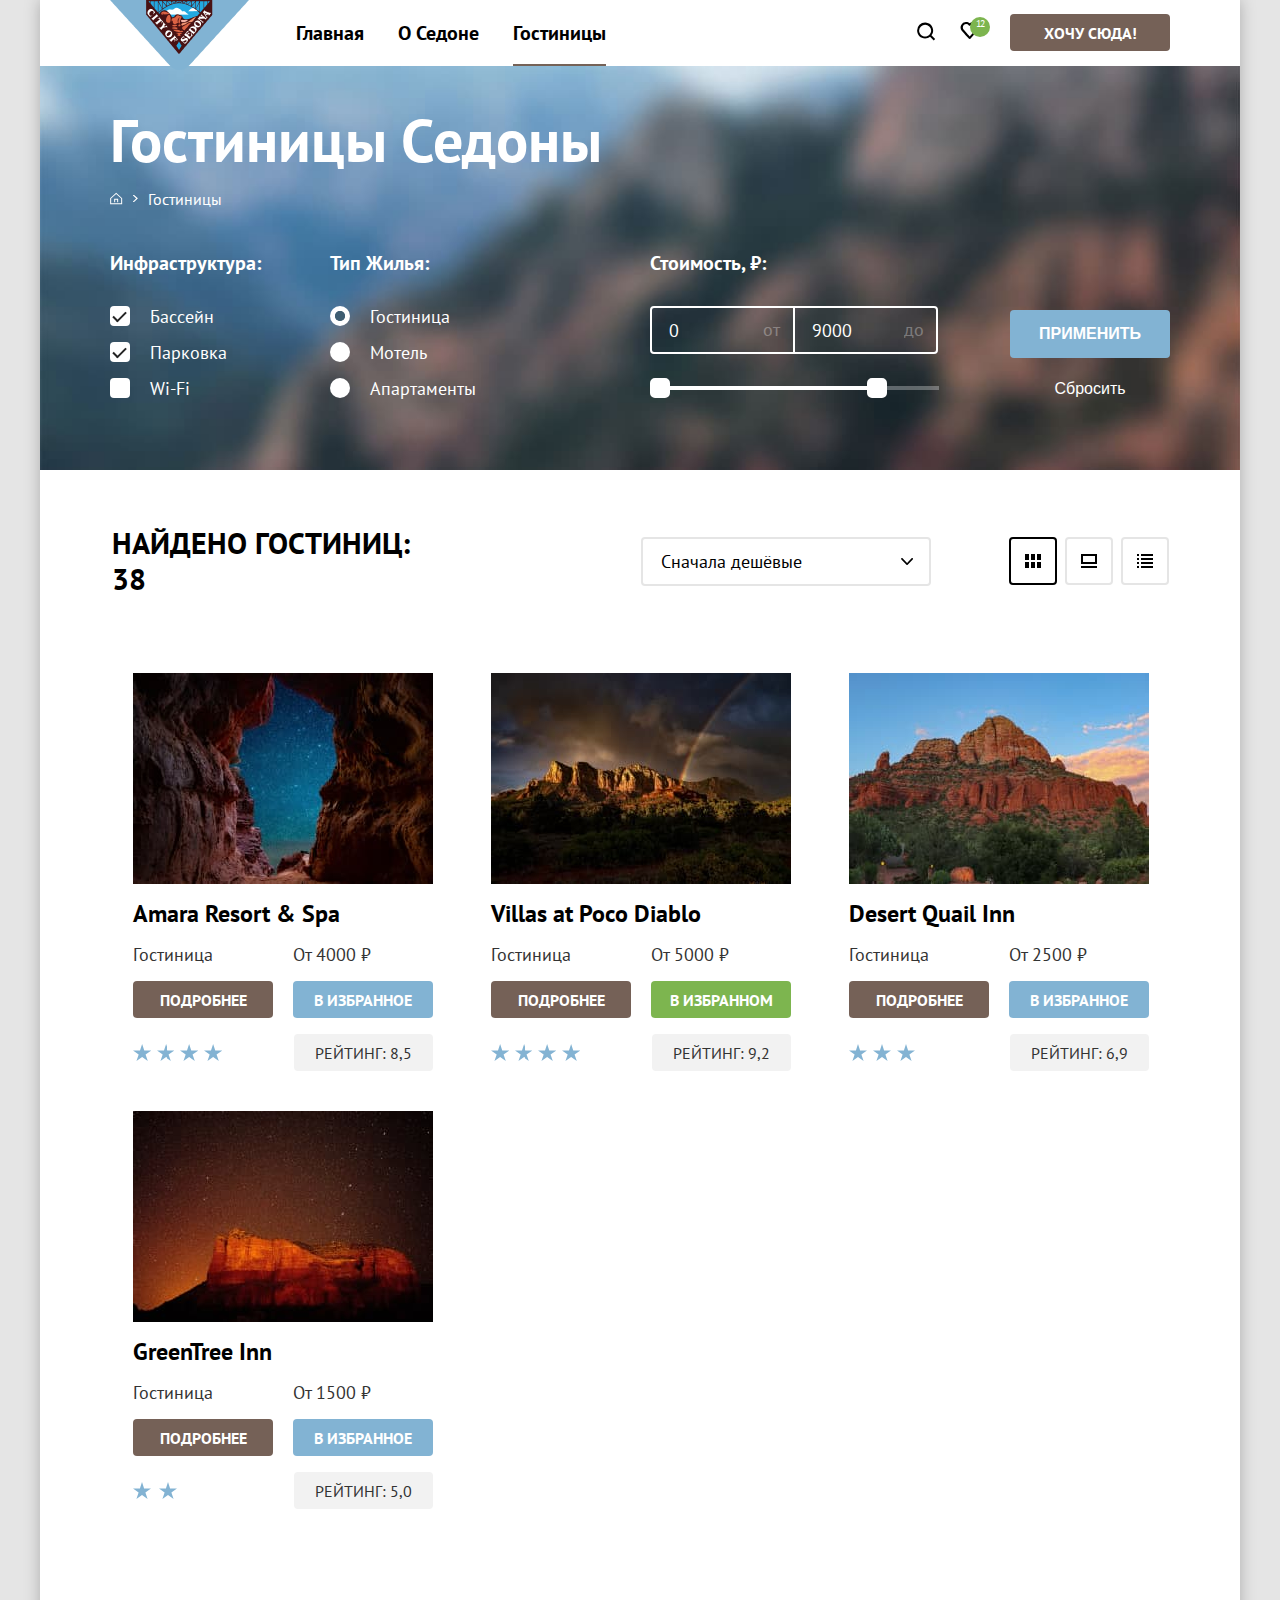
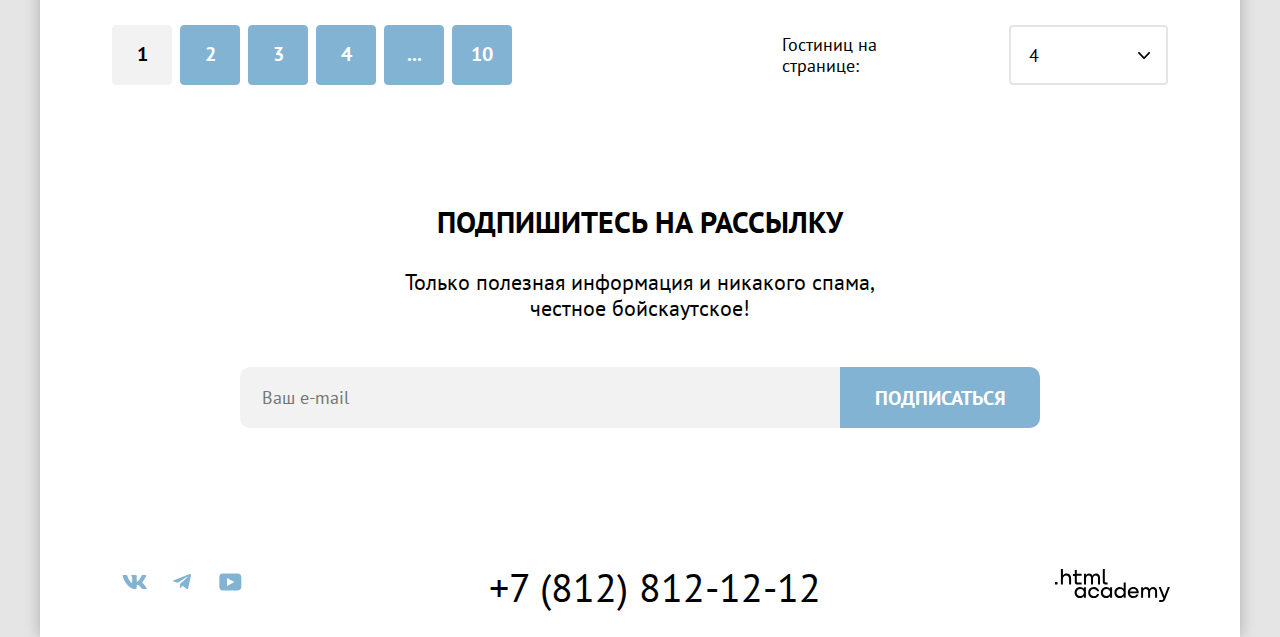
<file: catalog.html>
<!DOCTYPE html>
<html lang="ru">

  <head>
    <meta charset="utf-8">
    <title>Гостиницы</title>
    <link rel="icon" type="image/png" sizes="32x32" href="images/favicon.png">
    <link rel="stylesheet" href="styles/styles.css">
  </head>

  <body>
    <div class="container">
      <header class="page-header">
        <div class="page-header-wrap">
          <a class="navigation-logo" href="index.html">
            <img class="page-header-logo" width="139" height="70" src="images/sedona-logo.png" alt="Логотип Седона.">
          </a>
          <nav class="navigation">
            <ul class="navigation-list">
              <li class="navigation-item">
                <a class="navigation-link" href="index.html">Главная</a>
              </li>
              <li class="navigation-item">
                <a class="navigation-link" href="#">О Седоне</a>
              </li>
              <li class="navigation-item">
                <a class="navigation-link navigation-link-current">Гостиницы</a>
              </li>
            </ul>
            <ul class="navigation-list navigation-user">
              <li class="navigation-item">
                <a class="navigation-link" href="#">
                  <svg class="navigation-icon" aria-hidden="true" focusable="false" width="19" height="19"
                    viewBox="0 0 19 19" xmlns="http://www.w3.org/2000/svg">
                    <path
                      d="m18.16 17.05-3.71-3.7c1-1.3 1.7-3 1.7-4.9 0-4.4-3.6-8-8.02-8a8.12 8.12 0 0 0-8.02 8.1c0 4.4 3.6 8 8.02 8 1.8 0 3.51-.6 4.91-1.7l3.71 3.7 1.4-1.5Zm-10.03-2.5c-3.3 0-6.02-2.7-6.02-6a6.03 6.03 0 0 1 12.04 0c0 3.3-2.71 6-6.02 6Z" />
                  </svg>
                  <span class="visually-hidden">Поиск</span>
                </a>
              </li>
              <li class="navigation-item">
                <a class="navigation-link" href="#">
                  <svg class="navigation-icon" aria-hidden="true" focusable="false" width="19" height="17"
                    viewBox="0 0 19 17" xmlns="http://www.w3.org/2000/svg">
                    <path
                      d="M9.58 17c-.3 0-.6-.1-.8-.4-5.42-6.1-6.72-7.5-7.03-7.9A5.4 5.4 0 0 1 6.16 0c1.31 0 2.51.5 3.52 1.3a5.47 5.47 0 0 1 9.03 4.1c0 1.3-.5 2.5-1.31 3.4l-7.02 7.9c-.2.2-.4.3-.8.3ZM3.56 7.5c.3.4 3.51 4 6.12 6.9l6.21-7c.5-.5.7-1.2.7-2 0-1.8-1.5-3.3-3.3-3.3-1 0-2 .5-2.71 1.3-.3.3-.6.4-.9.4-.3 0-.6-.2-.8-.4a3.7 3.7 0 0 0-2.71-1.3c-1.8 0-3.31 1.5-3.31 3.3-.1.9.3 1.6.7 2.1-.1 0-.1 0 0 0Z" />
                  </svg>
                  <span class="count-badge">12</span>
                  <span class="visually-hidden">Избранное</span>
                </a>
              </li>
              <li class="navigation-item">
                <a class="button button-brown navigation-link-button" href="#">Хочу сюда!</a>
              </li>
            </ul>
          </nav>
        </div>
      </header>

      <main class="main-inner main-container">
        <div class="hotels-filter-background">
          <div class="hotels-filter-background1">
            <header class="inner-header">
              <h1 class="inner-header-title">Гостиницы Седоны</h1>
              <ul class="breadcrumbs">
                <li class="breadcrumbs-item">
                  <a class="breadcrumbs-link" href="index.html">
                    <svg aria-hidden="true" focusable="false" width="13" height="13" viewBox="0 0 13 13"
                      xmlns="http://www.w3.org/2000/svg">
                      <path fill-rule="evenodd" clip-rule="evenodd"
                        d="m.16 6.15 6-5.5 6 5.5v6.2h-12v-6.2Zm1 .4v4.8h10v-4.8l-5-4.5-5 4.5Zm4 3.8h-1v-3.5h4v3.5h-1v-2.5h-2v2.5Z" />
                    </svg>
                  </a>
                </li>
                <li class="breadcrumbs-item">
                  <a class="breadcrumbs-link">Гостиницы</a>
                </li>
              </ul>
            </header>

            <section class="hotels-filter">
              <h2 class="visually-hidden">Поиск отелей</h2>
              <form class="hotels-filter-form" action="https://echo.htmlacademy.ru/"  method="get">
                <div class="hotels-filter-group-left">
                  <fieldset class="hotels-filter-group">
                    <legend class="hotels-filter-title">Инфраструктура:</legend>
                    <ul class="hotels-filter-list">
                      <li class="hotels-filter-item">
                        <label class="control">
                          <input class="visually-hidden control-input" type="checkbox" name="pool" checked>
                          <span class="control-mark"></span>
                          <span class="control-label">Бассейн</span>
                        </label>
                      </li>
                      <li class="hotels-filter-item">
                        <label class="control">
                          <input class="visually-hidden control-input" type="checkbox" name="parking" checked>
                          <span class="control-mark"></span>
                          <span class="control-label">Парковка</span>
                        </label>
                      </li>
                      <li class="hotels-filter-item">
                        <label class="control">
                          <input class="visually-hidden control-input" type="checkbox" name="wifi">
                          <span class="control-mark"></span>
                          <span class="control-label">Wi-Fi</span>
                        </label>
                      </li>
                    </ul>
                  </fieldset>

                  <fieldset class="hotels-filter-group">
                    <legend class="hotels-filter-title">Тип жилья:</legend>
                    <ul class="hotels-filter-list">
                      <li class="hotels-filter-item">
                        <label class="control">
                          <input class="visually-hidden control-input" type="radio" name="hotel-type" checked>
                          <span class="control-mark-radio"></span>
                          <span class="control-label">Гостиница</span>
                        </label>
                      </li>
                      <li class="hotels-filter-item">
                        <label class="control">
                          <input class="visually-hidden control-input" type="radio" name="hotel-type">
                          <span class="control-mark-radio"></span>
                          <span class="control-label">Мотель</span>
                        </label>
                      </li>
                      <li class="hotels-filter-item">
                        <label class="control">
                          <input class="visually-hidden control-input" type="radio" name="hotel-type">
                          <span class="control-mark-radio"></span>
                          <span class="control-label">Апартаменты</span>
                        </label>
                      </li>
                    </ul>
                  </fieldset>
                </div>

                <div class="hotels-filter-group-right">
                  <fieldset class="hotels-filter-group hotels-filter-group-price">
                    <legend class="hotels-filter-title">Стоимость, ₽:</legend>
                    <div class="range-input-wrapper">
                      <div class="range-input-wrap">
                        <input class="range-input range-input-left" type="number" id="price-min" placeholder="0">
                        <label class="price-label" for="price-min">от</label>
                      </div>
                      <div class="range-input-wrap">
                        <input class="range-input range-input-right" type="number" id="price-max" placeholder="9000">
                        <label class="price-label" for="price-max">до</label>
                      </div>
                    </div>
                    <div>
                      <div class="range-scale">
                        <div class="range-bar" style="left: 0; width: 227px">
                          <button class="range-toggle toggle-min"><span class="visually-hidden">Изменить минимальную
                              цену.</span>
                          </button>
                          <button class="range-toggle toggle-max"><span class="visually-hidden">Изменить максимальную
                              цену.</span>
                          </button>
                        </div>
                      </div>
                    </div>
                  </fieldset>
                  <div class="button-filter-wrap">
                    <button class="button button-blue button-filter" type="submit">Применить</button>
                    <button class="button-filter-reset" type="reset">Сбросить</button>
                  </div>
                </div>
              </form>

            </section>
          </div>
        </div>

        <section class="hotels-results">
          <div class="hotels-result-caption">
            <p class="hotels-result-count">Найдено гостиниц: 38</p>
            <div class="select sorting-type">
              <select class="select-control">
                <option value="cheap" selected>Сначала дешёвые</option>
                <option value="popular">Сначала популярные</option>
                <option value="expensive">Сначала дорогие</option>
              </select>
            </div>

            <a class="card-grid-toggle table-view-toggle card-grid-toggle-current" href="#">
              <span class="visually-hidden">Показать карточки</span>
            </a>

            <a class="card-grid-toggle slideshow-view-toggle" href="#">
              <span class="visually-hidden">Показать слайды</span>
            </a>

            <a class="card-grid-toggle list-view-toggle" href="#">
              <span class="visually-hidden">Показать список</span>
            </a>
          </div>

          <ul class="hotel-card-list">

            <li class="hotel-card">
              <a class="hotel-card-link" href="hotel.html">
                <img class="hotel-card-image" width="300" height="211" src="images/hotel-amara.jpg"
                  alt="Amara Resort & Spa.">
                <h3 class="hotel-card-title">Amara Resort & Spa</h3>
              </a>
              <div class="hotel-card-text-wrap">
                <span class="hotel-card-text">Гостиница</span>
                <span class="hotel-card-text">От 4000 ₽</span>
              </div>
              <div class="hotel-card-button-wrap">
                <a class="button button-brown hotel-card-button" href="#">Подробнее</a>
                <a class="button button-blue hotel-card-button" href="#">В избранное</a>
              </div>
              <div class="hotel-card-rating-wrap">
                <div class="hotel-card-stars-four">
                  <span class="visually-hidden">4 звезды</span>
                </div>
                <span class="hotel-card-rating">Рейтинг: 8,5</span>
              </div>
            </li>

            <li class="hotel-card">
              <a class="hotel-card-link" href="hotel.html">
                <img class="hotel-card-image" width="300" height="211" src="images/hotel-poco-diablo.jpg"
                  alt="Villas at Poco Diablo.">
                <h3 class="hotel-card-title">Villas at Poco Diablo</h3>
              </a>
              <div class="hotel-card-text-wrap">
                <span class="hotel-card-text">Гостиница</span>
                <span class="hotel-card-text">От 5000 ₽</span>
              </div>
              <div class="hotel-card-button-wrap">
                <a class="button button-brown hotel-card-button" href="#">Подробнее</a>
                <a class="button button-green hotel-card-button" href="#">В избранном</a>
              </div>
              <div class="hotel-card-rating-wrap">
                <div class="hotel-card-stars-four">
                  <span class="visually-hidden">4 звезды</span>
                </div>
                <span class="hotel-card-rating">Рейтинг: 9,2</span>
              </div>
            </li>

            <li class="hotel-card">
              <a class="hotel-card-link" href="hotel.html">
                <img class="hotel-card-image" width="300" height="211" src="images/hotel-desert-quail.jpg"
                  alt="Desert Quail Inn.">
                <h3 class="hotel-card-title">Desert Quail Inn</h3>
              </a>
              <div class="hotel-card-text-wrap">
                <span class="hotel-card-text">Гостиница</span>
                <span class="hotel-card-text">От 2500 ₽</span>
              </div>
              <div class="hotel-card-button-wrap">
                <a class="button button-brown hotel-card-button" href="#">Подробнее</a>
                <a class="button button-blue hotel-card-button" href="#">В избранное</a>
              </div>
              <div class="hotel-card-rating-wrap">
                <div class="hotel-card-stars-three">
                  <span class="visually-hidden">3 звезды</span>
                </div>
                <span class="hotel-card-rating">Рейтинг: 6,9</span>
              </div>

            </li>
            <li class="hotel-card">
              <a class="hotel-card-link" href="hotel.html">
                <img class="hotel-card-image" width="300" height="211" src="images/hotel-greentree.jpg"
                  alt="GreenTree Inn.">
                <h3 class="hotel-card-title">GreenTree Inn</h3>
              </a>
              <div class="hotel-card-text-wrap">
                <span class="hotel-card-text">Гостиница</span>
                <span class="hotel-card-text">От 1500 ₽</span>
              </div>
              <div class="hotel-card-button-wrap">
                <a class="button button-brown hotel-card-button" href="#">Подробнее</a>
                <a class="button button-blue hotel-card-button" href="#">В избранное</a>
              </div>
              <div class="hotel-card-rating-wrap">
                <div class="hotel-card-stars-two">
                  <span class="visually-hidden">2 звезды</span>
                </div>
                <span class="hotel-card-rating">Рейтинг: 5,0</span>
              </div>
            </li>
          </ul>

          <div class="pagination-hotels-per-page-wrap">
            <div class="pagination-wrap">
              <ul class="pagination">
                <li class="pagination-item">
                  <a class="pagination-link pagination-current">1</a>
                </li>
                <li class="pagination-item">
                  <a class="pagination-link" href="#">2</a>
                </li>
                <li class="pagination-item">
                  <a class="pagination-link" href="#">3</a>
                </li>
                <li class="pagination-item">
                  <a class="pagination-link" href="#">4</a>
                </li>
                <li class="pagination-item">
                  <a class="pagination-link" href="#">...</a>
                </li>
                <li class="pagination-item">
                  <a class="pagination-link" href="#">10</a>
                </li>
              </ul>
            </div>

            <div class="hotels-per-page-wrap">
              <label class="hotels-per-page-text" for="hotels-per-page">Гостиниц на странице:</label>
              <select name="hotels-per-page" id="hotels-per-page" class="select-control select-control-min">
                <option value="4" selected>4</option>
                <option value="8">8</option>
                <option value="12">12</option>
              </select>
            </div>
          </div>
        </section>

        <section class="subscribe-catalog-page">
          <h2 class="subscribe-title">Подпишитесь на рассылку</h2>
          <p class="subscribe-description">Только полезная информация и никакого спама,<br> честное бойскаутское!</p>
          <form class="subscribe-form" action="https://echo.academy.ru" method="post">
            <label class="visually-hidden" for="subscribe-email">Email</label>
            <input class="field field-subscribe" placeholder="Ваш e-mail" type="email" name="subscribe-email"
              id="subscribe-email">
            <button class="button button-blue button-big subscribe-button" type="submit">Подписаться</button>
          </form>
        </section>
      </main>

      <footer class="page-footer">
        <div class="page-footer-wrap">
          <section class="footer-social">
            <h2 class="visually-hidden">Социальные сети</h2>
            <ul class="footer-social-list">
              <li class="footer-social-item">
                <a class="button social-link" href=" https://vk.com/htmlacademy">
                  <svg class="social-icon" aria-hidden="true" focusable="false" width="25" height="14"
                    viewBox="0 0 25 14" xmlns="http://www.w3.org/2000/svg">
                    <path fill-rule="evenodd" clip-rule="evenodd"
                      d="M24.12.95c.16-.55 0-.95-.8-.95H20.7c-.67 0-.98.35-1.15.73 0 0-1.33 3.2-3.22 5.27-.61.6-.9.8-1.23.8-.16 0-.41-.2-.41-.74V.95c0-.66-.19-.95-.74-.95H9.82c-.42 0-.67.3-.67.6 0 .61.95.76 1.04 2.5v3.8c0 .84-.15.99-.48.99-.9 0-3.06-3.21-4.34-6.89-.25-.71-.5-1-1.18-1H1.57c-.75 0-.9.35-.9.73 0 .68.89 4.07 4.14 8.55 2.17 3.06 5.23 4.72 8 4.72 1.68 0 1.88-.37 1.88-1v-2.32c0-.73.16-.88.7-.88.38 0 1.05.2 2.6 1.67 1.79 1.75 2.08 2.53 3.08 2.53h2.63c.75 0 1.12-.37.9-1.1-.23-.72-1.08-1.77-2.2-3.02-.62-.7-1.54-1.47-1.82-1.86-.39-.49-.28-.7 0-1.14 0 0 3.2-4.43 3.54-5.93Z" />
                  </svg>
                  <span class="visually-hidden">Vkontakte</span>
                </a>
              </li>
              <li class="footer-social-item">
                <a class="button social-link" href=" https://t.me/htmlacademy">
                  <svg class="social-icon" aria-hidden="true" focusable="false" width="18" height="16"
                    viewBox="0 0 18 16" xmlns="http://www.w3.org/2000/svg">
                    <path
                      d="M16.79.1.84 6.25c-1.09.43-1.08 1.04-.2 1.31l4.1 1.28 9.47-5.98c.44-.27.85-.12.52.18L7.05 9.96l-.28 4.22c.41 0 .6-.19.83-.41l1.99-1.93 4.13 3.05c.77.42 1.31.2 1.5-.7l2.72-12.8c.28-1.12-.43-1.62-1.16-1.3Z" />
                  </svg>
                  <span class="visually-hidden">Telegram</span>
                </a>
              </li>
              <li class="footer-social-item">
                <a class="button social-link" href=" https://www.youtube.com/user/htmlacademyru">
                  <svg class="social-icon" aria-hidden="true" focusable="false" width="23" height="18"
                    viewBox="0 0 23 18" xmlns="http://www.w3.org/2000/svg">
                    <path
                      d="M18.94.5H3.51C1.65.5.33 2.1.33 3.9V14c0 1.9 1.32 3.5 3.18 3.5h15.65c1.64 0 3.17-1.6 3.17-3.4V3.9C22.11 2.1 20.8.5 18.94.5ZM7.99 13.04V4.96L15.33 9l-7.34 4.04Z" />
                  </svg>
                  <span class="visually-hidden">Youtube</span>
                </a>
              </li>
            </ul>
          </section>

          <section class="footer-contacts">
            <h2 class="visually-hidden">Телефон</h2>
            <h3 class="footer-phone"><a class="footer-phone-link" href="tel:+7812-812-12-12">+7 (812)
                812-12-12</a></h3>
          </section>

          <section class="footer-logo">
            <h2 class="visually-hidden">HTML-academy</h2>
            <a class="footer-logo-link" href=" https://htmlacademy.ru">
              <svg width="115" height="33" viewBox="0 0 115 33" xmlns="http://www.w3.org/2000/svg">
                <path
                  d="M0 12.9v2.6h2.5v-2.6H0ZM11.6 4.5c-1.6 0-2.8.7-3.6 1.7h-.1V0h-2v15.5h2v-5.3c0-2.1 1.3-3.6 3.3-3.6 1.8 0 2.9 1.4 2.9 3.2v5.7h2V9.4c.1-3-1.8-4.9-4.5-4.9ZM26.6 4.8h-4.8V1.1h-2v3.8h-1.9v2h1.9v6c0 1.7 1 2.7 2.7 2.7h4.1v-2h-3.7c-.7 0-1.1-.4-1.1-1.1V6.8h4.8v-2ZM41.1 4.6c-1.6 0-2.9.8-3.5 2.1h-.1c-.6-1.2-1.8-2.1-3.4-2.1-1.4 0-2.5.8-3.1 1.8h-.1V4.8H29v10.6h2V10c0-2 1-3.5 2.6-3.5 1.5 0 2.4 1 2.4 2.6v6.3h2V9.8c0-2.4 1.4-3.3 2.6-3.3 1.5 0 2.4 1 2.4 2.6v6.3h2V8.9c.1-2.5-1.4-4.3-3.9-4.3ZM47.8 12.7c0 1.7 1 2.7 2.8 2.7h2v-2h-1.7c-.7 0-1.1-.4-1.1-1.1V0h-2v12.7ZM28.9 19.7c-.9-1.1-2.2-1.8-3.9-1.8-3.1 0-5.4 2.3-5.4 5.6s2.3 5.6 5.4 5.6c1.8 0 3-.8 3.8-1.9h.1v1.6h2V18.2h-2v1.5Zm-3.6 7.4c-2.2 0-3.6-1.6-3.6-3.6s1.4-3.6 3.6-3.6 3.6 1.6 3.6 3.6c0 1.9-1.4 3.6-3.6 3.6ZM44.2 22c-.5-2.4-2.6-4.1-5.4-4.1a5.4 5.4 0 0 0-5.6 5.6c0 3.1 2.2 5.6 5.6 5.6 2.8 0 4.9-1.8 5.4-4.2h-2.1a3.4 3.4 0 0 1-3.3 2.3c-2.2 0-3.6-1.6-3.6-3.6s1.4-3.6 3.6-3.6c1.6 0 2.8 1 3.3 2.2h2.1V22ZM55.1 19.7c-.9-1.1-2.2-1.8-3.9-1.8-3.1 0-5.4 2.3-5.4 5.6s2.3 5.6 5.4 5.6c1.8 0 3-.8 3.8-1.9h.1v1.6h2V18.2h-2v1.5Zm-3.6 7.4c-2.2 0-3.6-1.6-3.6-3.6s1.4-3.6 3.6-3.6 3.6 1.6 3.6 3.6c0 1.9-1.5 3.6-3.6 3.6ZM68.7 19.8c-.9-1.1-2.2-1.9-3.9-1.9-3.1 0-5.4 2.3-5.4 5.6s2.2 5.6 5.4 5.6c1.7 0 3-.8 3.8-1.8h.1v1.5h2V13.4h-2v6.4Zm-3.6 7.3c-2.2 0-3.6-1.6-3.6-3.6s1.4-3.6 3.6-3.6 3.6 1.6 3.6 3.6c-.1 2-1.5 3.6-3.6 3.6ZM78.3 17.9c-3.3 0-5.5 2.5-5.5 5.6 0 3 2.1 5.6 5.5 5.6 2.5 0 4.5-1.3 5.2-3.6h-2.1c-.5 1-1.6 1.6-3 1.6-1.9 0-3.3-1.3-3.4-2.9h8.8c.2-3.6-2-6.3-5.5-6.3Zm0 1.9c1.7 0 3 1 3.3 2.6h-6.5c.3-1.5 1.5-2.6 3.2-2.6ZM98.2 17.9c-1.6 0-2.9.8-3.6 2h-.1c-.6-1.2-1.8-2-3.4-2-1.4 0-2.5.7-3.1 1.8v-1.5h-1.9v10.6h2v-5.4c0-2 1-3.4 2.6-3.5 1.5 0 2.4 1 2.4 2.6v6.3h2v-5.6c0-2.4 1.4-3.3 2.6-3.3 1.5 0 2.4 1 2.4 2.6v6.3h2v-6.5c.1-2.6-1.4-4.4-3.9-4.4ZM109.4 27l-3.6-8.9h-2.2l4.8 11.6c-.3.9-.7 1.2-1.7 1.2h-2.5v2h2.5c1.8 0 2.8-.8 3.5-2.6l4.7-12.2h-2.1l-3.4 8.9Z" />
              </svg>
            </a>
          </section>
        </div>
      </footer>
    </div>
  </body>

</html>
</file>
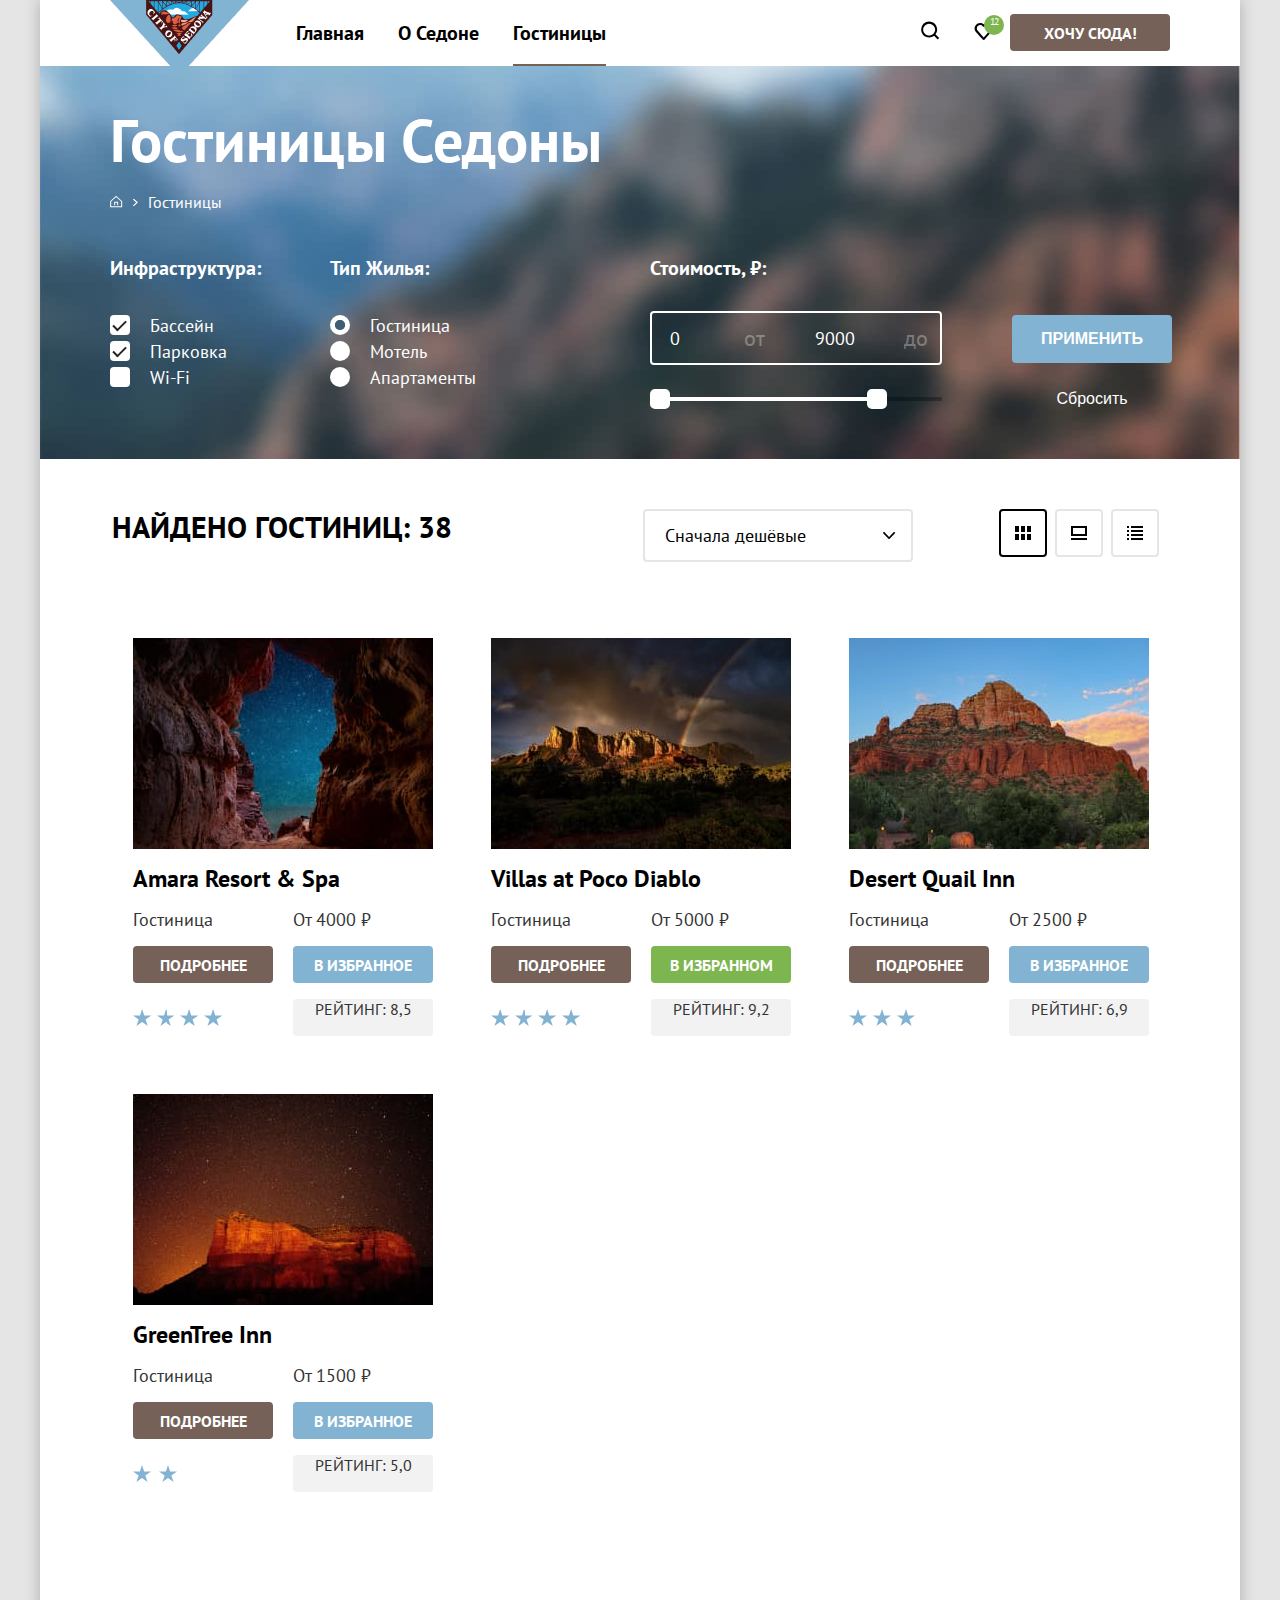
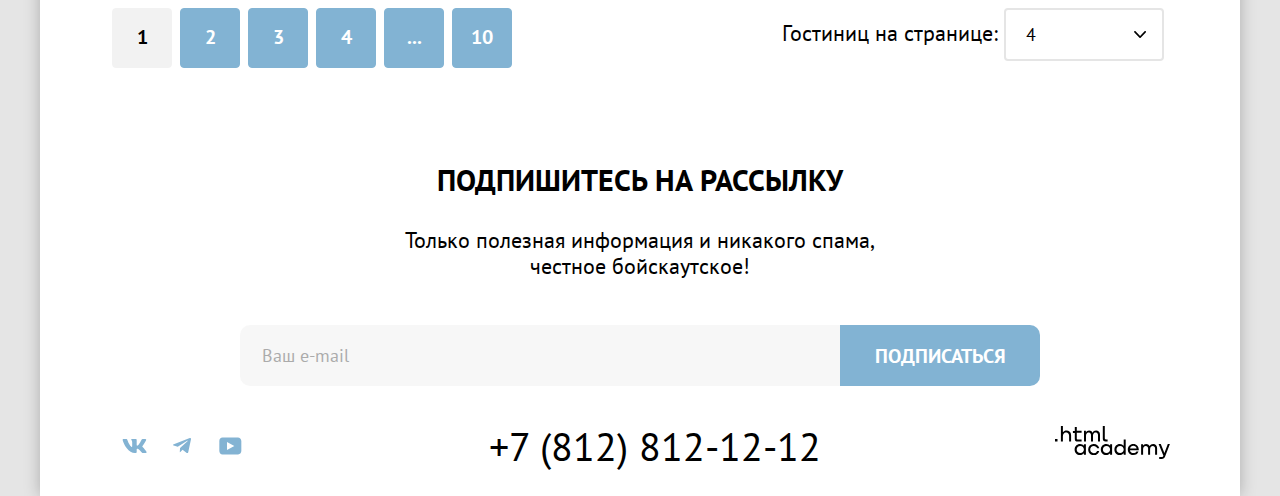
<file: 8/catalog.html>
<!DOCTYPE html>
<html lang="ru">

  <head>
    <meta charset="utf-8">
    <title>Гостиницы</title>
    <link rel="stylesheet" href="styles/styles.css">
    <base href="https://htmlacademy-htmlcss.github.io/1898449-sedona-34/8/">
</head>

  <body>
    <div class="container">
      <header class="page-header">
        <div class="page-header-wrap">
          <a class="navigation-logo" href="index.html">
            <img class="page-header-logo" width="139" height="70" src="images/sedona-logo.png" alt="Логотип Седона">
          </a>
          <nav class="navigation">
            <ul class="navigation-list">
              <li class="navigation-item">
                <a class="navigation-link" href="index.html">Главная</a>
              </li>
              <li class="navigation-item">
                <a class="navigation-link" href="#">О Седоне</a>
              </li>
              <li class="navigation-item">
                <a class="navigation-link navigation-link-current">Гостиницы</a>
              </li>
            </ul>
            <ul class="navigation-list navigation-user">
              <li class="navigation-item">
                <a class="navigation-link" href="#">
                  <svg class="navigation-icon" aria-hidden="true" focusable="false" width="19" height="19"
                    viewBox="0 0 19 19" xmlns="http://www.w3.org/2000/svg">
                    <path
                      d="m18.16 17.05-3.71-3.7c1-1.3 1.7-3 1.7-4.9 0-4.4-3.6-8-8.02-8a8.12 8.12 0 0 0-8.02 8.1c0 4.4 3.6 8 8.02 8 1.8 0 3.51-.6 4.91-1.7l3.71 3.7 1.4-1.5Zm-10.03-2.5c-3.3 0-6.02-2.7-6.02-6a6.03 6.03 0 0 1 12.04 0c0 3.3-2.71 6-6.02 6Z" />
                  </svg>
                  <span class="visually-hidden">Поиск</span>
                </a>
              </li>
              <li class="navigation-item">
                <a class="navigation-link" href="#">
                  <svg class="navigation-icon" aria-hidden="true" focusable="false" width="19" height="17"
                    viewBox="0 0 19 17" xmlns="http://www.w3.org/2000/svg">
                    <path
                      d="M9.58 17c-.3 0-.6-.1-.8-.4-5.42-6.1-6.72-7.5-7.03-7.9A5.4 5.4 0 0 1 6.16 0c1.31 0 2.51.5 3.52 1.3a5.47 5.47 0 0 1 9.03 4.1c0 1.3-.5 2.5-1.31 3.4l-7.02 7.9c-.2.2-.4.3-.8.3ZM3.56 7.5c.3.4 3.51 4 6.12 6.9l6.21-7c.5-.5.7-1.2.7-2 0-1.8-1.5-3.3-3.3-3.3-1 0-2 .5-2.71 1.3-.3.3-.6.4-.9.4-.3 0-.6-.2-.8-.4a3.7 3.7 0 0 0-2.71-1.3c-1.8 0-3.31 1.5-3.31 3.3-.1.9.3 1.6.7 2.1-.1 0-.1 0 0 0Z" />
                  </svg>
                  <span class="count-badge">12</span>
                  <span class="visually-hidden">Избранное</span>
                </a>
              </li>
              <li class="navigation-item">
                <a class="button button-brown navigation-link-button" href="#">Хочу сюда!</a>
              </li>
            </ul>
          </nav>
        </div>
      </header>

      <main class="main-inner main-container">
        <div class="hotels-filter-background">
          <div class="hotels-filter-background1">
            <header class="inner-header">
              <h1 class="inner-header-title">Гостиницы Седоны</h1>
              <ul class="breadcrumbs">
                <li class="breadcrumbs-item">
                  <a class="breadcrumbs-link" href="index.html">
                    <svg aria-hidden="true" focusable="false" width="13" height="13" viewBox="0 0 13 13"
                      xmlns="http://www.w3.org/2000/svg">
                      <path fill-rule="evenodd" clip-rule="evenodd"
                        d="m.16 6.15 6-5.5 6 5.5v6.2h-12v-6.2Zm1 .4v4.8h10v-4.8l-5-4.5-5 4.5Zm4 3.8h-1v-3.5h4v3.5h-1v-2.5h-2v2.5Z" />
                    </svg>
                  </a>
                </li>
                <li class="breadcrumbs-item">
                  <a class="breadcrumbs-link">Гостиницы</a>
                </li>
              </ul>
            </header>

            <section class="hotels-filter">
              <h2 class="visually-hidden">Поиск отелей</h2>
              <form class="hotels-filter-form" action="" method="get">
                <div class="hotels-filter-group-left">
                  <fieldset class="hotels-filter-group">
                    <legend class="hotels-filter-title">Инфраструктура:</legend>
                    <ul class="hotels-filter-list">
                      <li class="hotels-filter-item">
                        <label class="control">
                          <input class="visually-hidden control-input" type="checkbox" name="pool" checked>
                          <span class="control-mark"></span>
                          <span class="control-label">Бассейн</span>
                        </label>
                      </li>
                      <li class="hotels-filter-item">
                        <label class="control">
                          <input class="visually-hidden control-input" type="checkbox" name="parking" checked>
                          <span class="control-mark"></span>
                          <span class="control-label">Парковка</span>
                        </label>
                      </li>
                      <li class="hotels-filter-item">
                        <label class="control">
                          <input class="visually-hidden control-input" type="checkbox" name="wifi">
                          <span class="control-mark"></span>
                          <span class="control-label">Wi-Fi</span>
                        </label>
                      </li>
                    </ul>
                  </fieldset>

                  <fieldset class="hotels-filter-group">
                    <legend class="hotels-filter-title">Тип жилья:</legend>
                    <ul class="hotels-filter-list">
                      <li class="hotels-filter-item">
                        <label class="control">
                          <input class="visually-hidden control-input" type="radio" name="hotel" checked>
                          <span class="control-mark-radio"></span>
                          <span class="control-label">Гостиница</span>
                        </label>
                      </li>
                      <li class="hotels-filter-item">
                        <label class="control">
                          <input class="visually-hidden control-input" type="radio" name="motel">
                          <span class="control-mark-radio"></span>
                          <span class="control-label">Мотель</span>
                        </label>
                      </li>
                      <li class="hotels-filter-item">
                        <label class="control">
                          <input class="visually-hidden control-input" type="radio" name="apartment">
                          <span class="control-mark-radio"></span>
                          <span class="control-label">Апартаменты</span>
                        </label>
                      </li>
                    </ul>
                  </fieldset>
                </div>

                <div class="hotels-filter-group-right">
                  <fieldset class="hotels-filter-group hotels-filter-group-price">
                    <legend class="hotels-filter-title">Стоимость, ₽:</legend>
                    <div class="range-input-wrapper">
                      <input class="range-input" type="number" name="price-min" value="0">
                      <label class="price-label" for="price-min">от</label>
                      <input class="range-input" type="number" name="price-max" value="9000">
                      <label class="price-label" for="price-max">до</label>
                    </div>
                    <div>
                      <div class="range-scale">
                        <div class="range-bar" style="left: 0; width: 227px">
                          <button class="range-toggle toggle-min"><span class="visually-hidden">Изменить минимальную
                              цену.</span>
                          </button>
                          <button class="range-toggle toggle-max"><span class="visually-hidden">Изменить максимальную
                              цену.</span>
                          </button>
                        </div>
                      </div>
                    </div>
                  </fieldset>
                  <div class="button-filter-wrap">
                    <button class="button button-blue button-filter" type="submit">Применить</button>
                    <button class="button-filter-reset" type="reset">Сбросить</button>
                  </div>
                </div>
              </form>

            </section>
          </div>
        </div>



        <section class="hotels-results">
          <div class="hotels-result-caption">
            <p class="hotels-result-count">Найдено гостиниц: 38</p>
            <div class="select sorting-type">
              <select class="select-control" arial-label="Сортировка">
                <option value="cheap" selected>Сначала дешёвые</option>
                <option value="popular">Сначала популярные</option>
                <option value="expensive">Сначала дорогие</option>
              </select>
            </div>

            <a class="card-grid-toggle table-view-toggle card-grid-toggle-current" type="button" href="#">
              <span class="visually-hidden">Показать карточки</span>
            </a>

            <a class="card-grid-toggle slideshow-view-toggle" type="button" href="#">
              <span class="visually-hidden">Показать слайды</span>
            </a>

            <a class="card-grid-toggle list-view-toggle" type="button" href="#">
              <span class="visually-hidden">Показать список</span>
            </a>
          </div>

          <ul class="hotel-card-list">

            <li class="hotel-card">
              <a class="hotel-card-link" href="hotel.html">
                <img class="hotel-card-image" width="300" height="211" src="images/hotel-amara.jpg"
                  alt="Amara Resort & Spa">
                <h3 class="hotel-card-title">Amara Resort & Spa</h3>
              </a>
              <div class="hotel-card-text-wrap">
                <span class="hotel-card-text">Гостиница</span>
                <span class="hotel-card-text">От 4000 ₽</span>
              </div>
              <div class="hotel-card-button-wrap">
                <a class="button button-brown hotel-card-button" href="#">Подробнее</a>
                <a class="button button-blue hotel-card-button" href="#">В избранное</a>
              </div>
              <div class="hotel-card-rating-wrap">
                <div class="hotel-card-stars-four">
                  <span class="visually-hidden">4 звезды</span>
                </div>
                <span class="hotel-card-rating">Рейтинг: 8,5</span>
              </div>
            </li>

            <li class="hotel-card">
              <a class="hotel-card-link" href="hotel.html">
                <img class="hotel-card-image" width="300" height="211" src="images/hotel-poco-diablo.jpg"
                  alt="Villas at Poco Diablo">
                <h3 class="hotel-card-title">Villas at Poco Diablo</h3>
              </a>
              <div class="hotel-card-text-wrap">
                <span class="hotel-card-text">Гостиница</span>
                <span class="hotel-card-text">От 5000 ₽</span>
              </div>
              <div class="hotel-card-button-wrap">
                <a class="button button-brown hotel-card-button" href="#">Подробнее</a>
                <a class="button button-green hotel-card-button" href="#">В избранном</a>
              </div>
              <div class="hotel-card-rating-wrap">
                <div class="hotel-card-stars-four">
                  <span class="visually-hidden">4 звезды</span>
                </div>
                <span class="hotel-card-rating">Рейтинг: 9,2</span>
              </div>
            </li>

            <li class="hotel-card">
              <a class="hotel-card-link" href="hotel.html">
                <img class="hotel-card-image" width="300" height="211" src="images/hotel-desert-quail.jpg"
                  alt="Desert Quail Inn">
                <h3 class="hotel-card-title">Desert Quail Inn</h3>
              </a>
              <div class="hotel-card-text-wrap">
                <span class="hotel-card-text">Гостиница</span>
                <span class="hotel-card-text">От 2500 ₽</span>
              </div>
              <div class="hotel-card-button-wrap">
                <a class="button button-brown hotel-card-button" href="#">Подробнее</a>
                <a class="button button-blue hotel-card-button" href="#">В избранное</a>
              </div>
              <div class="hotel-card-rating-wrap">
                <div class="hotel-card-stars-three">
                  <span class="visually-hidden">3 звезды</span>
                </div>
                <span class="hotel-card-rating">Рейтинг: 6,9</span>
              </div>

            </li>
            <li class="hotel-card">
              <a class="hotel-card-link" href="hotel.html">
                <img class="hotel-card-image" width="300" height="211" src="images/hotel-greentree.jpg"
                  alt="GreenTree Inn">
                <h3 class="hotel-card-title">GreenTree Inn</h3>
              </a>
              <div class="hotel-card-text-wrap">
                <span class="hotel-card-text">Гостиница</span>
                <span class="hotel-card-text">От 1500 ₽</span>
              </div>
              <div class="hotel-card-button-wrap">
                <a class="button button-brown hotel-card-button" href="#">Подробнее</a>
                <a class="button button-blue hotel-card-button" href="#">В избранное</a>
              </div>
              <div class="hotel-card-rating-wrap">
                <div class="hotel-card-stars-two">
                  <span class="visually-hidden">2 звезды</span>
                </div>
                <span class="hotel-card-rating">Рейтинг: 5,0</span>
              </div>
            </li>
          </ul>

          <div class="pagination-hotels-per-page-wrap">
            <div class="pagination-wrap">
              <ul class="pagination">
                <li class="pagination-item">
                  <a class="pagination-link pagination-current">1</a>
                </li>
                <li class="pagination-item">
                  <a class="pagination-link" href="#">2</a>
                </li>
                <li class="pagination-item">
                  <a class="pagination-link" href="#">3</a>
                </li>
                <li class="pagination-item">
                  <a class="pagination-link" href="#">4</a>
                </li>
                <li class="pagination-item">
                  <a class="pagination-link" href="#">...</a>
                </li>
                <li class="pagination-item">
                  <a class="pagination-link" href="#">10</a>
                </li>
              </ul>
            </div>

            <div class="hotels-per-page-wrap">
              <label for="hotels-per-page">Гостиниц на странице:</label>
              <select name="hotels-per-page" id="hotels-per-page" class="select-control select-control-min">
                <option value="4" selected>4</option>
                <option value="8">8</option>
                <option value="12">12</option>
              </select>
            </div>
          </div>
        </section>

        <section class="subscribe-catalog-page">
          <h2 class="subscribe-title">Подпишитесь на рассылку</h2>
          <p class="subscribe-description">Только полезная информация и никакого спама,<br> честное бойскаутское!</p>
          <form class="subscribe-form" action="https://echo.academy.ru" method="post">
            <label class="visually-hidden" for="subscribe-email">Email</label>
            <input class="field field-subscribe" placeholder="Ваш e-mail" type="email" name="subscribe-email" id="subscribe-email">
            <button class="button button-blue button-big subscribe-button" type="submit">Подписаться</button>
          </form>
        </section>
      </main>

      <footer class="page-footer">
        <div class="page-footer-wrap">
          <section class="footer-social">
            <h2 class="visually-hidden">Социальные сети</h2>
            <ul class="footer-social-list">
              <li class="footer-social-item">
                <a class="button social-link" href=" https://vk.com/htmlacademy">
                  <svg class="social-icon" aria-hidden="true" focusable="false" width="25" height="14"
                    viewBox="0 0 25 14" xmlns="http://www.w3.org/2000/svg">
                    <path fill-rule="evenodd" clip-rule="evenodd"
                      d="M24.12.95c.16-.55 0-.95-.8-.95H20.7c-.67 0-.98.35-1.15.73 0 0-1.33 3.2-3.22 5.27-.61.6-.9.8-1.23.8-.16 0-.41-.2-.41-.74V.95c0-.66-.19-.95-.74-.95H9.82c-.42 0-.67.3-.67.6 0 .61.95.76 1.04 2.5v3.8c0 .84-.15.99-.48.99-.9 0-3.06-3.21-4.34-6.89-.25-.71-.5-1-1.18-1H1.57c-.75 0-.9.35-.9.73 0 .68.89 4.07 4.14 8.55 2.17 3.06 5.23 4.72 8 4.72 1.68 0 1.88-.37 1.88-1v-2.32c0-.73.16-.88.7-.88.38 0 1.05.2 2.6 1.67 1.79 1.75 2.08 2.53 3.08 2.53h2.63c.75 0 1.12-.37.9-1.1-.23-.72-1.08-1.77-2.2-3.02-.62-.7-1.54-1.47-1.82-1.86-.39-.49-.28-.7 0-1.14 0 0 3.2-4.43 3.54-5.93Z" />
                  </svg>
                  <span class="visually-hidden">Vkontakte</span>
                </a>
              </li>
              <li class="footer-social-item">
                <a class="button social-link" href=" https://t.me/htmlacademy">
                  <svg class="social-icon" aria-hidden="true" focusable="false" width="18" height="16"
                    viewBox="0 0 18 16" xmlns="http://www.w3.org/2000/svg">
                    <path
                      d="M16.79.1.84 6.25c-1.09.43-1.08 1.04-.2 1.31l4.1 1.28 9.47-5.98c.44-.27.85-.12.52.18L7.05 9.96l-.28 4.22c.41 0 .6-.19.83-.41l1.99-1.93 4.13 3.05c.77.42 1.31.2 1.5-.7l2.72-12.8c.28-1.12-.43-1.62-1.16-1.3Z" />
                  </svg>
                  <span class="visually-hidden">Telegram</span>
                </a>
              </li>
              <li class="footer-social-item">
                <a class="button social-link" href=" https://www.youtube.com/user/htmlacademyru">
                  <svg class="social-icon" aria-hidden="true" focusable="false" width="23" height="18"
                    viewBox="0 0 23 18" xmlns="http://www.w3.org/2000/svg">
                    <path
                      d="M18.94.5H3.51C1.65.5.33 2.1.33 3.9V14c0 1.9 1.32 3.5 3.18 3.5h15.65c1.64 0 3.17-1.6 3.17-3.4V3.9C22.11 2.1 20.8.5 18.94.5ZM7.99 13.04V4.96L15.33 9l-7.34 4.04Z" />
                  </svg>
                  <span class="visually-hidden">Youtube</span>
                </a>
              </li>
            </ul>
          </section>

          <section class="footer-contacts">
            <h2 class="visually-hidden">Телефон</h2>
            <h3 class="footer-phone"><a class="footer-phone-link" href="tel: " +7 (812) 812-12-12">+7 (812)
                812-12-12</a></h3>
          </section>

          <section class="footer-logo">
            <h2 class="visually-hidden">HTML-academy</h2>
            <a class="footer-logo-link" href=" https://htmlacademy.ru">
              <svg width="115" height="33" viewBox="0 0 115 33" xmlns="http://www.w3.org/2000/svg">
                <path
                  d="M0 12.9v2.6h2.5v-2.6H0ZM11.6 4.5c-1.6 0-2.8.7-3.6 1.7h-.1V0h-2v15.5h2v-5.3c0-2.1 1.3-3.6 3.3-3.6 1.8 0 2.9 1.4 2.9 3.2v5.7h2V9.4c.1-3-1.8-4.9-4.5-4.9ZM26.6 4.8h-4.8V1.1h-2v3.8h-1.9v2h1.9v6c0 1.7 1 2.7 2.7 2.7h4.1v-2h-3.7c-.7 0-1.1-.4-1.1-1.1V6.8h4.8v-2ZM41.1 4.6c-1.6 0-2.9.8-3.5 2.1h-.1c-.6-1.2-1.8-2.1-3.4-2.1-1.4 0-2.5.8-3.1 1.8h-.1V4.8H29v10.6h2V10c0-2 1-3.5 2.6-3.5 1.5 0 2.4 1 2.4 2.6v6.3h2V9.8c0-2.4 1.4-3.3 2.6-3.3 1.5 0 2.4 1 2.4 2.6v6.3h2V8.9c.1-2.5-1.4-4.3-3.9-4.3ZM47.8 12.7c0 1.7 1 2.7 2.8 2.7h2v-2h-1.7c-.7 0-1.1-.4-1.1-1.1V0h-2v12.7ZM28.9 19.7c-.9-1.1-2.2-1.8-3.9-1.8-3.1 0-5.4 2.3-5.4 5.6s2.3 5.6 5.4 5.6c1.8 0 3-.8 3.8-1.9h.1v1.6h2V18.2h-2v1.5Zm-3.6 7.4c-2.2 0-3.6-1.6-3.6-3.6s1.4-3.6 3.6-3.6 3.6 1.6 3.6 3.6c0 1.9-1.4 3.6-3.6 3.6ZM44.2 22c-.5-2.4-2.6-4.1-5.4-4.1a5.4 5.4 0 0 0-5.6 5.6c0 3.1 2.2 5.6 5.6 5.6 2.8 0 4.9-1.8 5.4-4.2h-2.1a3.4 3.4 0 0 1-3.3 2.3c-2.2 0-3.6-1.6-3.6-3.6s1.4-3.6 3.6-3.6c1.6 0 2.8 1 3.3 2.2h2.1V22ZM55.1 19.7c-.9-1.1-2.2-1.8-3.9-1.8-3.1 0-5.4 2.3-5.4 5.6s2.3 5.6 5.4 5.6c1.8 0 3-.8 3.8-1.9h.1v1.6h2V18.2h-2v1.5Zm-3.6 7.4c-2.2 0-3.6-1.6-3.6-3.6s1.4-3.6 3.6-3.6 3.6 1.6 3.6 3.6c0 1.9-1.5 3.6-3.6 3.6ZM68.7 19.8c-.9-1.1-2.2-1.9-3.9-1.9-3.1 0-5.4 2.3-5.4 5.6s2.2 5.6 5.4 5.6c1.7 0 3-.8 3.8-1.8h.1v1.5h2V13.4h-2v6.4Zm-3.6 7.3c-2.2 0-3.6-1.6-3.6-3.6s1.4-3.6 3.6-3.6 3.6 1.6 3.6 3.6c-.1 2-1.5 3.6-3.6 3.6ZM78.3 17.9c-3.3 0-5.5 2.5-5.5 5.6 0 3 2.1 5.6 5.5 5.6 2.5 0 4.5-1.3 5.2-3.6h-2.1c-.5 1-1.6 1.6-3 1.6-1.9 0-3.3-1.3-3.4-2.9h8.8c.2-3.6-2-6.3-5.5-6.3Zm0 1.9c1.7 0 3 1 3.3 2.6h-6.5c.3-1.5 1.5-2.6 3.2-2.6ZM98.2 17.9c-1.6 0-2.9.8-3.6 2h-.1c-.6-1.2-1.8-2-3.4-2-1.4 0-2.5.7-3.1 1.8v-1.5h-1.9v10.6h2v-5.4c0-2 1-3.4 2.6-3.5 1.5 0 2.4 1 2.4 2.6v6.3h2v-5.6c0-2.4 1.4-3.3 2.6-3.3 1.5 0 2.4 1 2.4 2.6v6.3h2v-6.5c.1-2.6-1.4-4.4-3.9-4.4ZM109.4 27l-3.6-8.9h-2.2l4.8 11.6c-.3.9-.7 1.2-1.7 1.2h-2.5v2h2.5c1.8 0 2.8-.8 3.5-2.6l4.7-12.2h-2.1l-3.4 8.9Z" />
              </svg>
            </a>
          </section>
        </div>
      </footer>
    </div>
  </body>

</html>
</file>
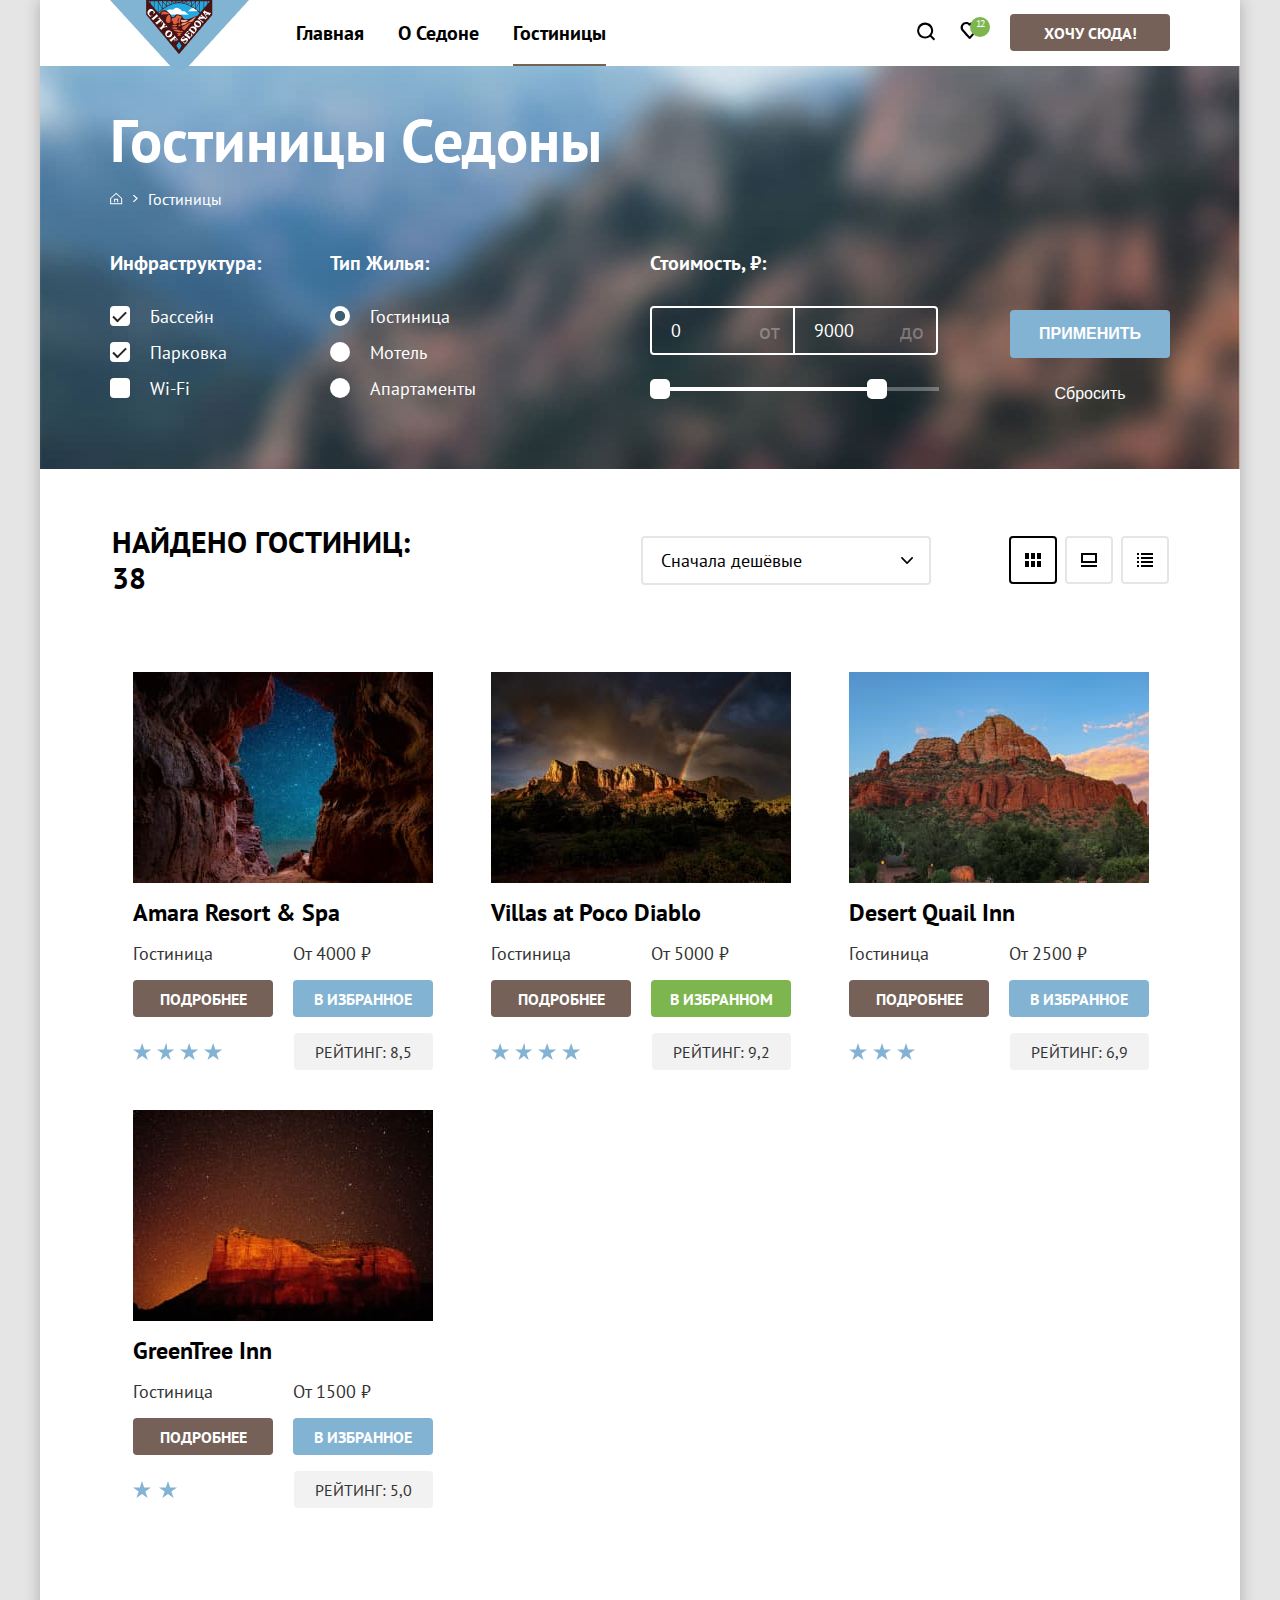
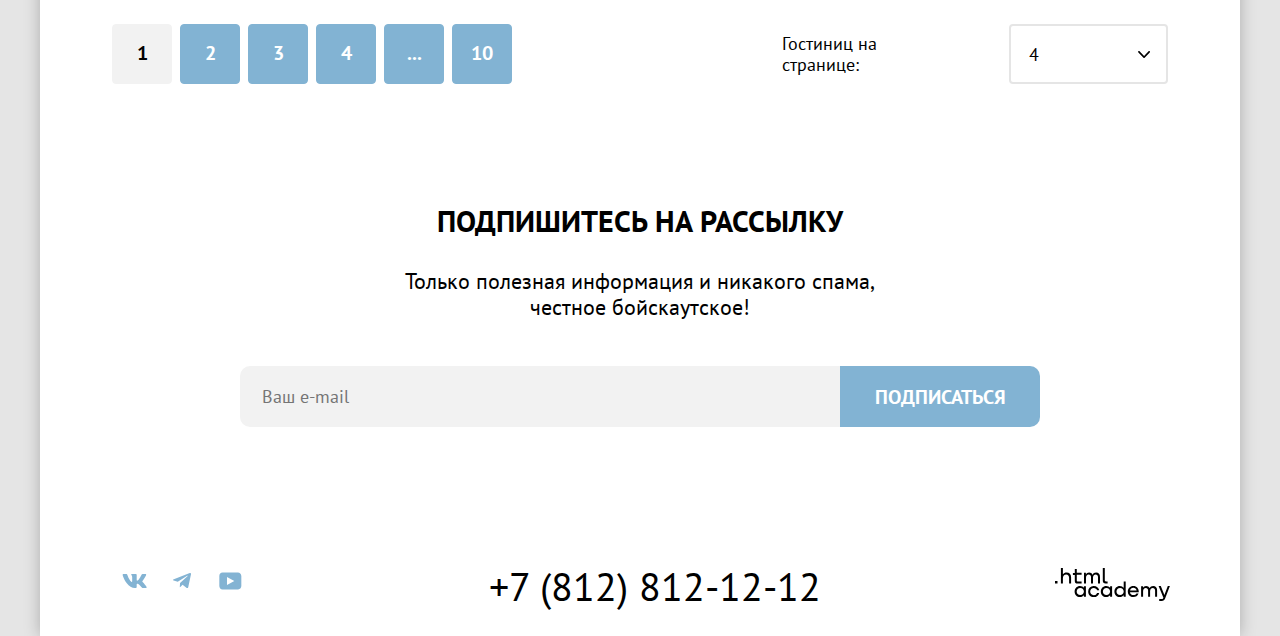
<file: 9/catalog.html>
<!DOCTYPE html>
<html lang="ru">

  <head>
    <meta charset="utf-8">
    <title>Гостиницы</title>
    <link rel="stylesheet" href="styles/styles.css">
    <base href="https://htmlacademy-htmlcss.github.io/1898449-sedona-34/9/">
</head>

  <body>
    <div class="container">
      <header class="page-header">
        <div class="page-header-wrap">
          <a class="navigation-logo" href="index.html">
            <img class="page-header-logo" width="139" height="70" src="images/sedona-logo.png" alt="Логотип Седона">
          </a>
          <nav class="navigation">
            <ul class="navigation-list">
              <li class="navigation-item">
                <a class="navigation-link" href="index.html">Главная</a>
              </li>
              <li class="navigation-item">
                <a class="navigation-link" href="#">О Седоне</a>
              </li>
              <li class="navigation-item">
                <a class="navigation-link navigation-link-current">Гостиницы</a>
              </li>
            </ul>
            <ul class="navigation-list navigation-user">
              <li class="navigation-item">
                <a class="navigation-link" href="#">
                  <svg class="navigation-icon" aria-hidden="true" focusable="false" width="19" height="19"
                    viewBox="0 0 19 19" xmlns="http://www.w3.org/2000/svg">
                    <path
                      d="m18.16 17.05-3.71-3.7c1-1.3 1.7-3 1.7-4.9 0-4.4-3.6-8-8.02-8a8.12 8.12 0 0 0-8.02 8.1c0 4.4 3.6 8 8.02 8 1.8 0 3.51-.6 4.91-1.7l3.71 3.7 1.4-1.5Zm-10.03-2.5c-3.3 0-6.02-2.7-6.02-6a6.03 6.03 0 0 1 12.04 0c0 3.3-2.71 6-6.02 6Z" />
                  </svg>
                  <span class="visually-hidden">Поиск</span>
                </a>
              </li>
              <li class="navigation-item">
                <a class="navigation-link" href="#">
                  <svg class="navigation-icon" aria-hidden="true" focusable="false" width="19" height="17"
                    viewBox="0 0 19 17" xmlns="http://www.w3.org/2000/svg">
                    <path
                      d="M9.58 17c-.3 0-.6-.1-.8-.4-5.42-6.1-6.72-7.5-7.03-7.9A5.4 5.4 0 0 1 6.16 0c1.31 0 2.51.5 3.52 1.3a5.47 5.47 0 0 1 9.03 4.1c0 1.3-.5 2.5-1.31 3.4l-7.02 7.9c-.2.2-.4.3-.8.3ZM3.56 7.5c.3.4 3.51 4 6.12 6.9l6.21-7c.5-.5.7-1.2.7-2 0-1.8-1.5-3.3-3.3-3.3-1 0-2 .5-2.71 1.3-.3.3-.6.4-.9.4-.3 0-.6-.2-.8-.4a3.7 3.7 0 0 0-2.71-1.3c-1.8 0-3.31 1.5-3.31 3.3-.1.9.3 1.6.7 2.1-.1 0-.1 0 0 0Z" />
                  </svg>
                  <span class="count-badge">12</span>
                  <span class="visually-hidden">Избранное</span>
                </a>
              </li>
              <li class="navigation-item">
                <a class="button button-brown navigation-link-button" href="#">Хочу сюда!</a>
              </li>
            </ul>
          </nav>
        </div>
      </header>

      <main class="main-inner main-container">
        <div class="hotels-filter-background">
          <div class="hotels-filter-background1">
            <header class="inner-header">
              <h1 class="inner-header-title">Гостиницы Седоны</h1>
              <ul class="breadcrumbs">
                <li class="breadcrumbs-item">
                  <a class="breadcrumbs-link" href="index.html">
                    <svg aria-hidden="true" focusable="false" width="13" height="13" viewBox="0 0 13 13"
                      xmlns="http://www.w3.org/2000/svg">
                      <path fill-rule="evenodd" clip-rule="evenodd"
                        d="m.16 6.15 6-5.5 6 5.5v6.2h-12v-6.2Zm1 .4v4.8h10v-4.8l-5-4.5-5 4.5Zm4 3.8h-1v-3.5h4v3.5h-1v-2.5h-2v2.5Z" />
                    </svg>
                  </a>
                </li>
                <li class="breadcrumbs-item">
                  <a class="breadcrumbs-link">Гостиницы</a>
                </li>
              </ul>
            </header>

            <section class="hotels-filter">
              <h2 class="visually-hidden">Поиск отелей</h2>
              <form class="hotels-filter-form" action="https://echo.htmlacademy.ru/"  method="get">
                <div class="hotels-filter-group-left">
                  <fieldset class="hotels-filter-group">
                    <legend class="hotels-filter-title">Инфраструктура:</legend>
                    <ul class="hotels-filter-list">
                      <li class="hotels-filter-item">
                        <label class="control">
                          <input class="visually-hidden control-input" type="checkbox" name="pool" checked>
                          <span class="control-mark"></span>
                          <span class="control-label">Бассейн</span>
                        </label>
                      </li>
                      <li class="hotels-filter-item">
                        <label class="control">
                          <input class="visually-hidden control-input" type="checkbox" name="parking" checked>
                          <span class="control-mark"></span>
                          <span class="control-label">Парковка</span>
                        </label>
                      </li>
                      <li class="hotels-filter-item">
                        <label class="control">
                          <input class="visually-hidden control-input" type="checkbox" name="wifi">
                          <span class="control-mark"></span>
                          <span class="control-label">Wi-Fi</span>
                        </label>
                      </li>
                    </ul>
                  </fieldset>

                  <fieldset class="hotels-filter-group">
                    <legend class="hotels-filter-title">Тип жилья:</legend>
                    <ul class="hotels-filter-list">
                      <li class="hotels-filter-item">
                        <label class="control">
                          <input class="visually-hidden control-input" type="radio" name="hotel-type" checked>
                          <span class="control-mark-radio"></span>
                          <span class="control-label">Гостиница</span>
                        </label>
                      </li>
                      <li class="hotels-filter-item">
                        <label class="control">
                          <input class="visually-hidden control-input" type="radio" name="hotel-type">
                          <span class="control-mark-radio"></span>
                          <span class="control-label">Мотель</span>
                        </label>
                      </li>
                      <li class="hotels-filter-item">
                        <label class="control">
                          <input class="visually-hidden control-input" type="radio" name="hotel-type">
                          <span class="control-mark-radio"></span>
                          <span class="control-label">Апартаменты</span>
                        </label>
                      </li>
                    </ul>
                  </fieldset>
                </div>

                <div class="hotels-filter-group-right">
                  <fieldset class="hotels-filter-group hotels-filter-group-price">
                    <legend class="hotels-filter-title">Стоимость, ₽:</legend>
                    <div class="range-input-wrapper">
                      <div class="range-input-wrap">
                        <input class="range-input range-input-left" type="number" id="price-min" value="0">
                        <label class="price-label" for="price-min">от</label>
                      </div>
                      <div class="range-input-wrap">
                        <input class="range-input range-input-right" type="number" id="price-max" value="9000">
                        <label class="price-label" for="price-max">до</label>
                      </div>
                    </div>
                    <div>
                      <div class="range-scale">
                        <div class="range-bar" style="left: 0; width: 227px">
                          <button class="range-toggle toggle-min"><span class="visually-hidden">Изменить минимальную
                              цену.</span>
                          </button>
                          <button class="range-toggle toggle-max"><span class="visually-hidden">Изменить максимальную
                              цену.</span>
                          </button>
                        </div>
                      </div>
                    </div>
                  </fieldset>
                  <div class="button-filter-wrap">
                    <button class="button button-blue button-filter" type="submit">Применить</button>
                    <button class="button-filter-reset" type="reset">Сбросить</button>
                  </div>
                </div>
              </form>

            </section>
          </div>
        </div>

        <section class="hotels-results">
          <div class="hotels-result-caption">
            <p class="hotels-result-count">Найдено гостиниц: 38</p>
            <div class="select sorting-type">
              <select class="select-control">
                <option value="cheap" selected>Сначала дешёвые</option>
                <option value="popular">Сначала популярные</option>
                <option value="expensive">Сначала дорогие</option>
              </select>
            </div>

            <a class="card-grid-toggle table-view-toggle card-grid-toggle-current" href="#">
              <span class="visually-hidden">Показать карточки</span>
            </a>

            <a class="card-grid-toggle slideshow-view-toggle" href="#">
              <span class="visually-hidden">Показать слайды</span>
            </a>

            <a class="card-grid-toggle list-view-toggle" href="#">
              <span class="visually-hidden">Показать список</span>
            </a>
          </div>

          <ul class="hotel-card-list">

            <li class="hotel-card">
              <a class="hotel-card-link" href="hotel.html">
                <img class="hotel-card-image" width="300" height="211" src="images/hotel-amara.jpg"
                  alt="Amara Resort & Spa">
                <h3 class="hotel-card-title">Amara Resort & Spa</h3>
              </a>
              <div class="hotel-card-text-wrap">
                <span class="hotel-card-text">Гостиница</span>
                <span class="hotel-card-text">От 4000 ₽</span>
              </div>
              <div class="hotel-card-button-wrap">
                <a class="button button-brown hotel-card-button" href="#">Подробнее</a>
                <a class="button button-blue hotel-card-button" href="#">В избранное</a>
              </div>
              <div class="hotel-card-rating-wrap">
                <div class="hotel-card-stars-four">
                  <span class="visually-hidden">4 звезды</span>
                </div>
                <span class="hotel-card-rating">Рейтинг: 8,5</span>
              </div>
            </li>

            <li class="hotel-card">
              <a class="hotel-card-link" href="hotel.html">
                <img class="hotel-card-image" width="300" height="211" src="images/hotel-poco-diablo.jpg"
                  alt="Villas at Poco Diablo">
                <h3 class="hotel-card-title">Villas at Poco Diablo</h3>
              </a>
              <div class="hotel-card-text-wrap">
                <span class="hotel-card-text">Гостиница</span>
                <span class="hotel-card-text">От 5000 ₽</span>
              </div>
              <div class="hotel-card-button-wrap">
                <a class="button button-brown hotel-card-button" href="#">Подробнее</a>
                <a class="button button-green hotel-card-button" href="#">В избранном</a>
              </div>
              <div class="hotel-card-rating-wrap">
                <div class="hotel-card-stars-four">
                  <span class="visually-hidden">4 звезды</span>
                </div>
                <span class="hotel-card-rating">Рейтинг: 9,2</span>
              </div>
            </li>

            <li class="hotel-card">
              <a class="hotel-card-link" href="hotel.html">
                <img class="hotel-card-image" width="300" height="211" src="images/hotel-desert-quail.jpg"
                  alt="Desert Quail Inn">
                <h3 class="hotel-card-title">Desert Quail Inn</h3>
              </a>
              <div class="hotel-card-text-wrap">
                <span class="hotel-card-text">Гостиница</span>
                <span class="hotel-card-text">От 2500 ₽</span>
              </div>
              <div class="hotel-card-button-wrap">
                <a class="button button-brown hotel-card-button" href="#">Подробнее</a>
                <a class="button button-blue hotel-card-button" href="#">В избранное</a>
              </div>
              <div class="hotel-card-rating-wrap">
                <div class="hotel-card-stars-three">
                  <span class="visually-hidden">3 звезды</span>
                </div>
                <span class="hotel-card-rating">Рейтинг: 6,9</span>
              </div>

            </li>
            <li class="hotel-card">
              <a class="hotel-card-link" href="hotel.html">
                <img class="hotel-card-image" width="300" height="211" src="images/hotel-greentree.jpg"
                  alt="GreenTree Inn">
                <h3 class="hotel-card-title">GreenTree Inn</h3>
              </a>
              <div class="hotel-card-text-wrap">
                <span class="hotel-card-text">Гостиница</span>
                <span class="hotel-card-text">От 1500 ₽</span>
              </div>
              <div class="hotel-card-button-wrap">
                <a class="button button-brown hotel-card-button" href="#">Подробнее</a>
                <a class="button button-blue hotel-card-button" href="#">В избранное</a>
              </div>
              <div class="hotel-card-rating-wrap">
                <div class="hotel-card-stars-two">
                  <span class="visually-hidden">2 звезды</span>
                </div>
                <span class="hotel-card-rating">Рейтинг: 5,0</span>
              </div>
            </li>
          </ul>

          <div class="pagination-hotels-per-page-wrap">
            <div class="pagination-wrap">
              <ul class="pagination">
                <li class="pagination-item">
                  <a class="pagination-link pagination-current">1</a>
                </li>
                <li class="pagination-item">
                  <a class="pagination-link" href="#">2</a>
                </li>
                <li class="pagination-item">
                  <a class="pagination-link" href="#">3</a>
                </li>
                <li class="pagination-item">
                  <a class="pagination-link" href="#">4</a>
                </li>
                <li class="pagination-item">
                  <a class="pagination-link" href="#">...</a>
                </li>
                <li class="pagination-item">
                  <a class="pagination-link" href="#">10</a>
                </li>
              </ul>
            </div>

            <div class="hotels-per-page-wrap">
              <label class="hotels-per-page-text" for="hotels-per-page">Гостиниц на странице:</label>
              <select name="hotels-per-page" id="hotels-per-page" class="select-control select-control-min">
                <option value="4" selected>4</option>
                <option value="8">8</option>
                <option value="12">12</option>
              </select>
            </div>
          </div>
        </section>

        <section class="subscribe-catalog-page">
          <h2 class="subscribe-title">Подпишитесь на рассылку</h2>
          <p class="subscribe-description">Только полезная информация и никакого спама,<br> честное бойскаутское!</p>
          <form class="subscribe-form" action="https://echo.academy.ru" method="post">
            <label class="visually-hidden" for="subscribe-email">Email</label>
            <input class="field field-subscribe" placeholder="Ваш e-mail" type="email" name="subscribe-email"
              id="subscribe-email">
            <button class="button button-blue button-big subscribe-button" type="submit">Подписаться</button>
          </form>
        </section>
      </main>

      <footer class="page-footer">
        <div class="page-footer-wrap">
          <section class="footer-social">
            <h2 class="visually-hidden">Социальные сети</h2>
            <ul class="footer-social-list">
              <li class="footer-social-item">
                <a class="button social-link" href=" https://vk.com/htmlacademy">
                  <svg class="social-icon" aria-hidden="true" focusable="false" width="25" height="14"
                    viewBox="0 0 25 14" xmlns="http://www.w3.org/2000/svg">
                    <path fill-rule="evenodd" clip-rule="evenodd"
                      d="M24.12.95c.16-.55 0-.95-.8-.95H20.7c-.67 0-.98.35-1.15.73 0 0-1.33 3.2-3.22 5.27-.61.6-.9.8-1.23.8-.16 0-.41-.2-.41-.74V.95c0-.66-.19-.95-.74-.95H9.82c-.42 0-.67.3-.67.6 0 .61.95.76 1.04 2.5v3.8c0 .84-.15.99-.48.99-.9 0-3.06-3.21-4.34-6.89-.25-.71-.5-1-1.18-1H1.57c-.75 0-.9.35-.9.73 0 .68.89 4.07 4.14 8.55 2.17 3.06 5.23 4.72 8 4.72 1.68 0 1.88-.37 1.88-1v-2.32c0-.73.16-.88.7-.88.38 0 1.05.2 2.6 1.67 1.79 1.75 2.08 2.53 3.08 2.53h2.63c.75 0 1.12-.37.9-1.1-.23-.72-1.08-1.77-2.2-3.02-.62-.7-1.54-1.47-1.82-1.86-.39-.49-.28-.7 0-1.14 0 0 3.2-4.43 3.54-5.93Z" />
                  </svg>
                  <span class="visually-hidden">Vkontakte</span>
                </a>
              </li>
              <li class="footer-social-item">
                <a class="button social-link" href=" https://t.me/htmlacademy">
                  <svg class="social-icon" aria-hidden="true" focusable="false" width="18" height="16"
                    viewBox="0 0 18 16" xmlns="http://www.w3.org/2000/svg">
                    <path
                      d="M16.79.1.84 6.25c-1.09.43-1.08 1.04-.2 1.31l4.1 1.28 9.47-5.98c.44-.27.85-.12.52.18L7.05 9.96l-.28 4.22c.41 0 .6-.19.83-.41l1.99-1.93 4.13 3.05c.77.42 1.31.2 1.5-.7l2.72-12.8c.28-1.12-.43-1.62-1.16-1.3Z" />
                  </svg>
                  <span class="visually-hidden">Telegram</span>
                </a>
              </li>
              <li class="footer-social-item">
                <a class="button social-link" href=" https://www.youtube.com/user/htmlacademyru">
                  <svg class="social-icon" aria-hidden="true" focusable="false" width="23" height="18"
                    viewBox="0 0 23 18" xmlns="http://www.w3.org/2000/svg">
                    <path
                      d="M18.94.5H3.51C1.65.5.33 2.1.33 3.9V14c0 1.9 1.32 3.5 3.18 3.5h15.65c1.64 0 3.17-1.6 3.17-3.4V3.9C22.11 2.1 20.8.5 18.94.5ZM7.99 13.04V4.96L15.33 9l-7.34 4.04Z" />
                  </svg>
                  <span class="visually-hidden">Youtube</span>
                </a>
              </li>
            </ul>
          </section>

          <section class="footer-contacts">
            <h2 class="visually-hidden">Телефон</h2>
            <h3 class="footer-phone"><a class="footer-phone-link" href="tel:+7812-812-12-12">+7 (812)
                812-12-12</a></h3>
          </section>

          <section class="footer-logo">
            <h2 class="visually-hidden">HTML-academy</h2>
            <a class="footer-logo-link" href=" https://htmlacademy.ru">
              <svg width="115" height="33" viewBox="0 0 115 33" xmlns="http://www.w3.org/2000/svg">
                <path
                  d="M0 12.9v2.6h2.5v-2.6H0ZM11.6 4.5c-1.6 0-2.8.7-3.6 1.7h-.1V0h-2v15.5h2v-5.3c0-2.1 1.3-3.6 3.3-3.6 1.8 0 2.9 1.4 2.9 3.2v5.7h2V9.4c.1-3-1.8-4.9-4.5-4.9ZM26.6 4.8h-4.8V1.1h-2v3.8h-1.9v2h1.9v6c0 1.7 1 2.7 2.7 2.7h4.1v-2h-3.7c-.7 0-1.1-.4-1.1-1.1V6.8h4.8v-2ZM41.1 4.6c-1.6 0-2.9.8-3.5 2.1h-.1c-.6-1.2-1.8-2.1-3.4-2.1-1.4 0-2.5.8-3.1 1.8h-.1V4.8H29v10.6h2V10c0-2 1-3.5 2.6-3.5 1.5 0 2.4 1 2.4 2.6v6.3h2V9.8c0-2.4 1.4-3.3 2.6-3.3 1.5 0 2.4 1 2.4 2.6v6.3h2V8.9c.1-2.5-1.4-4.3-3.9-4.3ZM47.8 12.7c0 1.7 1 2.7 2.8 2.7h2v-2h-1.7c-.7 0-1.1-.4-1.1-1.1V0h-2v12.7ZM28.9 19.7c-.9-1.1-2.2-1.8-3.9-1.8-3.1 0-5.4 2.3-5.4 5.6s2.3 5.6 5.4 5.6c1.8 0 3-.8 3.8-1.9h.1v1.6h2V18.2h-2v1.5Zm-3.6 7.4c-2.2 0-3.6-1.6-3.6-3.6s1.4-3.6 3.6-3.6 3.6 1.6 3.6 3.6c0 1.9-1.4 3.6-3.6 3.6ZM44.2 22c-.5-2.4-2.6-4.1-5.4-4.1a5.4 5.4 0 0 0-5.6 5.6c0 3.1 2.2 5.6 5.6 5.6 2.8 0 4.9-1.8 5.4-4.2h-2.1a3.4 3.4 0 0 1-3.3 2.3c-2.2 0-3.6-1.6-3.6-3.6s1.4-3.6 3.6-3.6c1.6 0 2.8 1 3.3 2.2h2.1V22ZM55.1 19.7c-.9-1.1-2.2-1.8-3.9-1.8-3.1 0-5.4 2.3-5.4 5.6s2.3 5.6 5.4 5.6c1.8 0 3-.8 3.8-1.9h.1v1.6h2V18.2h-2v1.5Zm-3.6 7.4c-2.2 0-3.6-1.6-3.6-3.6s1.4-3.6 3.6-3.6 3.6 1.6 3.6 3.6c0 1.9-1.5 3.6-3.6 3.6ZM68.7 19.8c-.9-1.1-2.2-1.9-3.9-1.9-3.1 0-5.4 2.3-5.4 5.6s2.2 5.6 5.4 5.6c1.7 0 3-.8 3.8-1.8h.1v1.5h2V13.4h-2v6.4Zm-3.6 7.3c-2.2 0-3.6-1.6-3.6-3.6s1.4-3.6 3.6-3.6 3.6 1.6 3.6 3.6c-.1 2-1.5 3.6-3.6 3.6ZM78.3 17.9c-3.3 0-5.5 2.5-5.5 5.6 0 3 2.1 5.6 5.5 5.6 2.5 0 4.5-1.3 5.2-3.6h-2.1c-.5 1-1.6 1.6-3 1.6-1.9 0-3.3-1.3-3.4-2.9h8.8c.2-3.6-2-6.3-5.5-6.3Zm0 1.9c1.7 0 3 1 3.3 2.6h-6.5c.3-1.5 1.5-2.6 3.2-2.6ZM98.2 17.9c-1.6 0-2.9.8-3.6 2h-.1c-.6-1.2-1.8-2-3.4-2-1.4 0-2.5.7-3.1 1.8v-1.5h-1.9v10.6h2v-5.4c0-2 1-3.4 2.6-3.5 1.5 0 2.4 1 2.4 2.6v6.3h2v-5.6c0-2.4 1.4-3.3 2.6-3.3 1.5 0 2.4 1 2.4 2.6v6.3h2v-6.5c.1-2.6-1.4-4.4-3.9-4.4ZM109.4 27l-3.6-8.9h-2.2l4.8 11.6c-.3.9-.7 1.2-1.7 1.2h-2.5v2h2.5c1.8 0 2.8-.8 3.5-2.6l4.7-12.2h-2.1l-3.4 8.9Z" />
              </svg>
            </a>
          </section>
        </div>
      </footer>
    </div>
  </body>

</html>
</file>
<file: styles/styles.css>
@font-face {
  font-family: "PT Sans";
  font-style: normal;
  font-weight: 400;
  src: url("../fonts/ptsans-400.woff2") format("woff2");
  font-display: swap;
}

@font-face {
  font-family: "PT Sans";
  font-style: normal;
  font-weight: 700;
  src: url("../fonts/ptsans-700.woff2") format("woff2");
  font-display: swap;
}

html {
  height: 100%;
}

body {
  font-family: "PT Sans", sans-serif;
  font-size: 22px;
  line-height: 26px;
  font-weight: 400;
  color: #000000;
  background-color: #E5E5E5;
  margin: 0;
  display: flex;
  flex-direction: column;
  min-height: 100%;
}

/* img {
  max-width: 100%;
  object-fit: contain;
} */

.visually-hidden {
  position: absolute;
  width: 1px;
  height: 1px;
  margin: -1px;
  padding: 0;
  border: 0;
  clip: rect(0 0 0 0);
  overflow: hidden;
}

.container {
  width: 1200px;
  margin: 0 auto;
  display: flex;
  flex-direction: column;
  flex-grow: 1;
  background-color: #ffffff;
  box-shadow: 0 0 15px rgb(0 0 0 / 25%);
}

.main-container {
  flex-grow: 1;
}

.page-header {
  color: #000000;
  background: #ffffff;
}

.page-header-wrap {
  display: flex;
  width: 1060px;
  margin: 0 auto;
  position: relative;
}

.navigation {
  display: flex;
  width: 1060px;
  justify-content: space-between;
}

.navigation-list {
  display: flex;
  flex-wrap: wrap;
  width: 500px;
  margin: 0;
  padding: 0;
  list-style-type: none;
  margin-left: 169px;
}

.navigation-user {
  max-width: 305px;
  justify-content: flex-end;
}

.navigation-logo {
  position: absolute;
  right: 0;
  left: 0;
  z-index: 1;
  width: 138px;
  height: 70px;
}

.navigation-user .navigation-link {
  min-width: 18px;
  min-height: 18px;
  padding: 22px 12px;
  line-height: 1px;
}

.navigation-link {
  display: block;
  padding: 20px 17px;
  font-size: 20px;
  font-weight: 700;
  color: #000000;
  text-transform: capitalize;
  text-decoration: none;
  position: relative;
}

.navigation-link-current::before {
  position: absolute;
  right: 17px;
  bottom: 0;
  left: 17px;
  height: 2px;
  background-color: #756257;
  content: "";
}

.count-badge {
  position: absolute;
  width: 20px;
  height: 20px;
  background: #7DB54F;
  border-radius: 10px;
  font-weight: 400;
  font-size: 10px;
  line-height: 13px;
  color: #FFFFFF;
  text-align: center;
  letter-spacing: -0.1em;
  margin-top: -5px;
  margin-left: -9px;
}

.button {
  display: inline-block;
  color: #FFFFFF;
  text-transform: uppercase;
  font-size: 16px;
  line-height: 20px;
  font-weight: 700;
  border-radius: 4px;
}

.button-big {
  font-weight: 700;
  font-size: 20px;
  line-height: 36px;
  font-family: inherit;
  border: none;
  cursor: pointer;
  padding: 12px 15px;
  min-width: 574px;
}

.button-brown {
  background-color: #756157;
}

.button-brown:hover {
  background-color: #615048;
}

.button-brown:focus {
  background-color: #615048;
  outline: none;
}

.button-brown:active {
  background-color: #756157;
  color: rgba(255, 255, 255, 0.3);
}

.button-brown:disabled,
.button-green:disabled,
.button-blue:disabled {
  background-color: #E5E5E5;
}

.button-blue:hover {
  background-color: #68A2CA;
}

.button-blue:focus {
  background-color: #68A2CA;
  outline: none;
}

.button-blue:active {
  background-color: #82B3D3;
  color: rgba(255, 255, 255, 0.3);
}

.button-green:hover {
  background-color: #6C9E42;
}

.button-green:focus {
  background-color: #6C9E42;
  outline: none;
}

.button-green:active {
  background-color: #7DB54F;
  color: rgba(255, 255, 255, 0.3);
}

.navigation-link-button {
  text-decoration: none;
  text-align: center;
  padding: 9px 15px 8px;
  margin-top: 14px;
  min-width: 130px;
}

.navigation-user .navigation-item:nth-child(2) {
  margin-right: 19px;
}

.navigation-link:hover,
.navigation-link:focus {
  color: #756157;
}

.navigation-link:hover .navigation-icon {
  fill: #756157
}

.navigation-link:focus .navigation-icon {
  fill: #756157;
}

.main-index {
  background-color: #ffffff;
  color: #000000;
}

.hero-banner {
  background-image: url("../images/welcome-image-divider.svg"), url("../images/welcome-background.jpg");
  background-repeat: no-repeat, no-repeat;
  background-color: #3F5E72;
  background-size: auto,cover;
  background-position: bottom center, top center;
}

.hero-welcome-text {
  display: block;
  margin: 0 auto;
}

.welcome-image-wrap {
  padding-top: 51px;
  padding-bottom: 82px;
}

.advantages-intro {
  text-align: center;
  padding-top: 63px;
  padding-bottom: 90px;
}

.advantages-intro-title {
  font-size: 30px;
  line-height: 36px;
  font-weight: 700;
  text-transform: uppercase;
  margin: 0;
  padding: 0 290px 31px;
}

.advantages-intro-text {
  color: #333333;
  margin: 0;
  padding: 0;
}

.advantages-list {
  margin: 0;
  padding: 0;
  display: flex;
  flex-wrap: wrap;
  list-style-type: none;
}

.advantages-item {
  background-color: rgba(131, 179, 211, 0.12);
  color: #000000;
  text-align: center;
}

.advantages-item:nth-child(3) {
  background-color: #ffffff;
}

.advantages-item:nth-child(7) {
  background-color: rgba(131, 179, 211, 0.2);
}

.advantages-item-with-picture-container {
  background-color: #82B3D3;
  color: #ffffff;
  width: 230px;
  display: flex;
  flex-direction: column;
  align-items: flex-start;
  gap: 30px;
  min-height: 199px;
  padding: 92px 85px;
}

.advantages-item-container {
  width: 230px;
  display: flex;
  flex-direction: column;
  align-items: center;
  padding: 0;
  margin: 0;
  gap: 30px;
  padding: 103px 85px;
  min-height: 180px;
}

.advantages-item-container1 {
  width: 230px;
  display: flex;
  flex-direction: column;
  align-items: center;
  padding: 0px;
  gap: 30px;
  padding: 80px 85px;
  min-height: 223px;
  position: relative;
}

.advantages-item-title {
  font-size: 24px;
  line-height: 28px;
  text-transform: uppercase;
  padding: 0;
  margin: 0;
  width: 230px;
  text-align: center;

}

.advantages-item-title-house {
  margin-top: 102px;
}

.advantages-item-title-house::before {
  content: "";
  position: absolute;
  top: 82px;
  left: 163px;
  background-image: url("../images/house-icon.svg");
  background-repeat: no-repeat;
  background-position: 0 0;
  width: 75px;
  height: 72px;
}

.advantages-item-title-food {
  margin-top: 102px;
}

.advantages-item-title-food::before {
  content: "";
  position: absolute;
  top: 82px;
  left: 163px;
  background-image: url("../images/food-icon.svg");
  background-repeat: no-repeat;
  background-position: 0 0;
  width: 74px;
  height: 70px;
}

.advantages-item-title-gifts {
  margin-top: 102px;
}

.advantages-item-title-gifts::before {
  content: "";
  position: absolute;
  top: 79px;
  left: 168px;
  background-image: url("../images/gifts-icon.svg");
  background-repeat: no-repeat;
  background-position: 0 0;
  width: 64px;
  height: 76px;
}

.advantages-item-number {
  font-size: 18px;
  line-height: 21px;
  padding: 0;
  margin: 0;
  width: 230px;
}

.advantages-item-description {
  font-size: 18px;
  line-height: 21px;
  text-align: center;
  padding: 0;
  margin: 0;
  width: 230px;
}

.advantages-item-wrap {
  display: flex;
}

.advantages-image {
  display: block;
}

.search-hotel {
  text-align: center;
  padding-top: 88px;
  padding-bottom: 93px;
}

.search-hotel-title {
  font-weight: 700;
  font-size: 30px;
  line-height: 36px;
  text-transform: uppercase;
  margin: 0;
  padding: 0;
  margin-bottom: 29px;
}

.search-hotel-description {
  font-weight: 400;
  font-size: 22px;
  line-height: 26px;
  margin-bottom: 56px;
}

.subscribe-main-page {
  text-align: center;
  color: #FFFFFF;
  background-image: url("../images/subscribe-background.jpg");
  background-color: #3F5E72;
  background-size: cover;
  background-repeat: no-repeat;
}

.subscribe-catalog-page {
  text-align: center;
  padding: 94px 200px;
}

.subscribe-background-image {
  padding: 94px 200px;
}

.subscribe-title {
  font-weight: 700;
  font-size: 30px;
  line-height: 36px;
  text-transform: uppercase;
  margin: 0;
  padding: 0;
  padding-bottom: 29px;
}

.subscribe-description {
  margin: 0;
  padding: 0;
  padding-bottom: 46px;
}

.subscribe-form {
  display: flex;
  width: 800px;
  margin: 0 auto;
}

.subscribe-email .field {
  width: 600px;
}

.subscribe-email {
  margin: 0;
}

.field {
  font: inherit;
  margin: 0;
  font-size: 18px;
  line-height: 21px;
  background: #F2F2F2;
  border: none;
}

.field-subscribe {
  padding: 20px 22px;
  border-radius: 10px 0 0 10px;
  flex-grow: 1;
  display: block;
}

.subscribe-button {
  min-width: 200px;
  border: none;
  border-radius: 0 10px 10px 0;
}

.page-footer-wrap {
  display: flex;
  width: 1060px;
  margin: 0 auto;
  padding: 40px 70px 30px;
  justify-content: space-between;
  align-items: baseline;
}

.footer-social {
  max-width: 190px;
}

.footer-social-list {
  display: flex;
  flex-wrap: wrap;
  padding: 0;
  margin: 0;
  list-style-type: none;
}

.footer-social-item {
  width: 48px;
  height: 40px;
  position: relative;
}

.social-icon {
  position: absolute;
  top: 0;
  right: 0;
  bottom: 0;
  left: 0;
  margin: auto;
}

.social-link {
  display: block;
}

.social-link .social-icon {
  fill: #83B3D3;
}

.social-link:hover .social-icon {
  fill: #68A2CA;
}

.social-link:focus .social-icon {
  fill: #68A2CA;
}

.social-link:active .social-icon {
  fill: rgba(104, 162, 202, 0.3);
}

.footer-contacts {
  width: 720px;
}

.footer-phone {
  font-weight: 400;
  margin: 0;
  padding: 0;
}

.footer-phone-link {
  font-size: 40px;
  line-height: 40px;
  text-decoration: none;
  color: #000000;
}

.footer-phone-link:hover,
.footer-phone-link:focus {
  color: #756157;
}

.footer-phone-link:active {
  color: rgba(117, 97, 87, 0.3);
}

.footer-logo-link:hover,
.footer-logo-link:focus {
  fill: #756157;
}

.footer-logo-link:active {
  fill: rgba(117, 97, 87, 0.3);
}

.inner-header-title {
  margin-top: 0;
  margin-bottom: 10px;
  font-weight: 700;
  font-size: 60px;
  line-height: 78px;
  color: #FFFFFF;
}

.breadcrumbs {
  font-size: 16px;
  color: #FFFFFF;
  display: flex;
  margin: 0;
  padding: 0;
  list-style-type: none;
  margin-bottom: 40px;
  line-height: 21px;
}

.breadcrumbs-item {
  margin-right: 25px;
  position: relative;
}

.breadcrumbs-item::after {
  position: absolute;
  top: 6px;
  right: -15px;
  background-image: url("../images/breadcrumbs-image-arrow.svg");
  width: 5px;
  height: 7px;
  background-repeat: no-repeat;
  background-position: center;
  content: "";
}

.breadcrumbs-item:last-child::after {
  content: none;
}

.breadcrumbs-link {
  color: inherit;
}

.breadcrumbs-link:hover {
  color: rgba(255, 255, 255, 0.6);
}

.breadcrumbs-link:focus {
  color: #FFFFFF;
}

.breadcrumbs-link:active {
  color: rgba(255, 255, 255, 0.3);
}

.breadcrumbs-link:first-child {
  fill: #ffffff;
}

.breadcrumbs-link:first-child:hover {
  fill: rgba(255, 255, 255, 0.6);
}

.breadcrumbs-link:first-child:focus {
  fill: #ffffff;
}

.breadcrumbs-link:first-child:active {
  fill: rgba(255, 255, 255, 0.3);
}

.hotels-filter-background {
  background-image: url("../images/filter-background.jpg");
  background-repeat: no-repeat;
  background-size: cover;
  background-color: #3F5E72;
}

.hotels-filter-item:not(:last-child) {
  margin-bottom: 15px;
}

.hotels-filter-background1 {
  padding: 35px 70px 70px;
}

.page-footer {
  text-align: center;
}

.hotels-filter-title {
  font-weight: 700;
  font-size: 20px;
  line-height: 26px;
  text-transform: capitalize;
  color: #FFFFFF;
  margin: 0;
  padding: 0;
  margin-bottom: 30px;
}

.hotels-filter-form {
  display: flex;
  width: 1060px;
  justify-content: space-between;
}

.hotels-filter-group {
  margin: 0;
  padding: 0;
  border: none;
}

.hotels-filter-group-left {
  display: flex;
  width: 366px;
  padding: 0;
  justify-content: space-between;
}

.hotels-filter-group-right {
  display: flex;
  width: 520px;
  justify-content: space-between;
}

.hotels-filter-group-price {
  width: 288px;
  margin-right: 70px;
}

.hotels-filter-list {
  list-style-type: none;
  margin: 0;
  padding: 0;
  line-height: 21px;
  font-size: 18px;
}

.control {
  color: #FFFFFF;
  position: relative;
  display: block;
  padding-left: 40px;
}

.control-mark {
  position: absolute;
  left: 0;
  width: 20px;
  height: 20px;
  background-color: #ffffff;
  border-radius: 4px;
}

.control-input[type="checkbox"]:checked + .control-mark::before {
  position: absolute;
  content: "";
  top: 12px;
  left: 2px;
  width: 7px;
  height: 2px;
  background-color: #242424;
}

.control-input[type="checkbox"]:checked + .control-mark::after {
  position: absolute;
  top: 10px;
  left: 5px;
  width: 13px;
  height: 2px;
  background-color: #242424;
  content: "";
}

.control-input[type="checkbox"]:checked + .control-mark::before {
  transform: rotate(45deg);
}

.control-input[type="checkbox"]:checked + .control-mark::after {
  transform: rotate(-45deg);
}

.control:hover .control-mark {
  background-color: rgba(255, 255, 255, 0.6);
}

.control:focus-within .control-mark {
  background-color: rgba(255, 255, 255, 0.6);
  outline: 3px solid #83B3D3;
}

.control:active .control-mark {
  background-color: rgba(255, 255, 255, 0.6);
}

.control-mark-radio {
  position: absolute;
  left: 0;
  width: 20px;
  height: 20px;
  background-color: #ffffff;
  border-radius: 50%;
}

.control-input[type="radio"]:checked + .control-mark-radio::before,
.control-input[type="radio"]:checked + .control-mark-radio::after {
  position: absolute;
  top: 5px;
  left: 5px;
  width: 10px;
  height: 10px;
  background-color: #3F5E72;
  border-radius: 50%;
  content: "";
}

.control:hover .control-mark-radio {
  background-color: rgba(255, 255, 255, 0.6);
}

.control:focus-within .control-mark-radio {
  background-color: rgba(255, 255, 255, 0.6);
  outline: 3px solid #83b3d3;
}

.control:active .control-mark-radio {
  background-color: rgba(255, 255, 255, 0.3);
}

.control-label {
  font-size: 18px;
  line-height: 21px;
  font-weight: 400;
}

.range-input-wrapper {
  display: flex;
  width: 289px;
  margin-bottom: 32px;
}

.range-input {
  width: 144px;
  padding: 12px 35px 11px 17px;
  margin: 0;
  background-color: transparent;

  appearance: textfield;
  font: inherit;
  font-style: normal;
  font-weight: 400;
  font-size: 18px;
  line-height: 21px;
  color: #FFFFFF;
  box-sizing: border-box;
  border: 2px solid #ffffff;
}

.price-label {
  color: #FFFFFF;
  opacity: 0.3;
  position: absolute;
  top: 12px;
  right: 14px;
  font-size: 18px;
  line-height: 23px;
}

.range-input-wrap {
  display: flex;
  position: relative;
}

.range-input-left {
  border-right: 1px solid #ffffff;
  border-radius: 4px 0 0 4px;
}

.range-input-right {
  border-radius: 0 4px 4px 0;
  border-left: 1px solid #ffffff;
}

.range-input:hover {
  border-color: rgba(255, 255, 255, 0.6);
}

.range-input:not(:placeholder-shown) {
  background-color: #756257;
}

.range-input:focus {
  box-shadow:
    0 0 0 3px #81b3d2,
    inset 0 0 0 3px #81b3d2;
  outline: none;
}

.range-input::placeholder {
  color: #ffffff;
}


.range-input:disabled {
  border: 2px solid rgba(0, 0, 0, 0.3);
}

.range-input::-webkit-outer-spin-button,
.range-input::-webkit-inner-spin-button {
  appearance: none;
  margin: 0;
}

.range-scale {
  position: relative;
  height: 4px;
  background-color: rgba(255, 255, 255, 0.3);
}

.range-bar {
  position: absolute;
  height: 4px;
  background-color: #ffffff;
}

.range-toggle {
  position: absolute;
  width: 20px;
  height: 20px;
  background: #ffffff;
  border: 2px solid #ffffff;
  border-radius: 5px;
  cursor: pointer;
}

.range-toggle:hover {
  background: #FFFFFF;
  box-shadow: 0 4px 10px rgba(0, 0, 0, 0.25);
}

.range-toggle:focus {
  outline: 3px solid #83B3D3;
  box-shadow: 0 4px 10px rgba(0, 0, 0, 0.25);
}

.range-toggle:active {
  outline: 2px solid #83B3D3;
  box-shadow: 0 7px 15px rgba(0, 0, 0, 0.4);
}

.toggle-min {
  top: -8px;
  left: 0;
}

.toggle-max {
  top: -8px;
  right: -10px;
}

.button-filter-wrap {
  width: 160px;
  margin-top: 60px;
  display: flex;
  flex-direction: column;
}

.button-filter {
  min-width: 160px;
  text-decoration: none;
  text-align: center;
  padding: 14px 15px;
  border: none;
  margin-bottom: 20px;
}

.button-filter-reset {
  font-size: 16px;
  line-height: 20px;
  color: #ffffff;
  background: transparent;
  min-width: 160px;
  border: none;
}

.button-filter-reset:hover {
  opacity: 0.6;
}

.button-filter-reset:focus {
  outline: 3px solid #83B3D3;
  color: #FFFFFF;
}

.button-filter-reset:active {
  opacity: 0.3;
  outline: none;
}

.hotels-result-caption {
  display: flex;
  width: 1057px;
  margin: 0 auto;
  margin-bottom: 56px;
  align-items: center;
}

.hotels-results {
  margin-top: 55px;
}

.hotels-result-count {
  font-weight: 700;
  font-size: 30px;
  line-height: 36px;
  text-transform: uppercase;
  padding: 0;
  margin: 0;
  margin-right: 191px;
}

.sorting-type {
  min-width: 290px;
  margin-right: 70px;
}

.select-control {
  width: 100%;
  padding: 12px 18px;
  padding-right: 48px;
  font-family: "PT Sans", sans-serif;
  font-size: 18px;
  line-height: 21px;
  font-style: normal;
  font-weight: 400;
  background-color: #ffffff;
  border: 2px solid #E5E5E5;
  border-radius: 4px;
  background-image: url("../images/select-arrow.svg");
  background-repeat: no-repeat;
  background-position: right 16px center;
  appearance: none;
}

.select-control:hover,
.select-control:focus {
  border: 2px solid #68A2CA;
  outline: none;
}

.select-control:active {
  border: 2px solid #3F5E72;
}

.select-control:disabled {
  opacity: 0.3;
}

.card-grid-toggle {
  width: 48px;
  height: 48px;
  margin-left: 8px;
  border: 2px solid #E5E5E5;
  border-radius: 4px;
  box-sizing: border-box;
}

.table-view-toggle {
  background-image: url("../images/icon-table-view.svg");
  background-repeat: no-repeat;
  background-position: center;
}

.slideshow-view-toggle {
  background-image: url("../images/icon-slideshow-view.svg");
  background-repeat: no-repeat;
  background-position: center;
}

.list-view-toggle {
  background-image: url("../images/icon-list-view.svg");
  background-repeat: no-repeat;
  background-position: center;
}

.card-grid-toggle:hover {
  border: 2px solid #000000;
}

.card-grid-toggle:focus {
  border: 2px solid #68A2CA;
}

.card-grid-toggle:active {
  border: 2px solid #000000;
}

.card-grid-toggle-current {
  border: 2px solid #000000;
}

.hotel-card-text {
  font-weight: 400;
  font-size: 18px;
  line-height: 21px;
  color: #333333;
  width: 140px;
  margin: 0;
  margin-bottom: 16px;
  padding: 0;
}

.hotel-card-text-wrap {
  display: flex;
  justify-content: space-between;
}

.hotel-card-button-wrap {
  display: flex;
  justify-content: space-between;
}

.hotel-card-rating-wrap {
  display: flex;
  justify-content: space-between;
}

.hotel-card-title {
  font-weight: 700;
  font-size: 24px;
  line-height: 28px;
  text-decoration: none;
  color: #000000;
  margin: 0;
  margin-bottom: 16px;
  padding: 0;
}

.hotel-card-image {
  display: block;
  margin-bottom: 16px;
}

.hotel-card-link {
  text-decoration: none;
  color: #000000;
  width: 300px;
}

.hotel-card-button {
  min-width: 110px;
  margin-bottom: 16px;
  text-decoration: none;
  text-align: center;
  padding: 9px 15px 8px;
}

.button-blue {
  background-color: #82B3D3;
}

.button-green {
  background-color: #7DB54F;
}

.hotel-card-stars-four {
  background: url("../images/star-hotel-rating.svg");
  align-self: center;
  width: 89px;
  height: 17px;
  background-repeat: space;
}

.hotel-card-stars-three {
  background: url("../images/star-hotel-rating.svg");
  align-self: center;
  width: 66px;
  height: 17px;
  background-repeat: space;
}

.hotel-card-stars-two {
  background: url("../images/star-hotel-rating.svg");
  align-self: center;
  width: 44px;
  height: 17px;
  background-repeat: space;
}

.hotel-card-rating {
  font-size: 16px;
  line-height: 20px;
  text-transform: uppercase;
  text-align: center;
  color: #333333;
  margin: 0;
  background: #F2F2F2;
  border-radius: 4px;
  padding: 9px 21px 8px;
}

.hotel-card-list {
  display: grid;
  grid-template-columns: repeat(3, 340px);
  column-gap: 18px;
  list-style-type: none;
  margin: 0;
  margin-bottom: 96px;
  margin-left: 73px;
  margin-right: 71px;
  padding: 0;
}

.hotel-card {
  display: flex;
  flex-direction: column;
  margin: 0 auto;
  margin-top: 20px;
  margin-bottom: 20px;
}

.pagination-hotels-per-page-wrap {
  width: 1056px;
  display: flex;
  margin: 0 auto;
  justify-content: space-between;
  margin-bottom: 25px;
}

.pagination-wrap {
  width: 400px;
}

.pagination {
  display: flex;
  margin: 0;
  padding: 0;
  list-style-type: none;
}

.pagination-item:not(:last-child) {
  margin-right: 8px;
}

.pagination-link {
  display: block;
  box-sizing: border-box;
  width: 60px;
  height: 60px;
  font-weight: 700;
  font-size: 20px;
  line-height: 36px;
  color: #FFFFFF;
  background: #82B3D3;
  text-decoration: none;
  border: 1px solid #82B3D3;
  border-radius: 4px;
  /* align-items: center; */
  padding-top: 10px;
  text-align: center;
}

.pagination-current {
  background: #F2F2F2;
  border: 1px solid #F2F2F2;
  color: #000000;
}

.pagination-link:hover {
  background: #68A2CA;
}

.pagination-link:focus {
  background: #68A2CA;
}

.pagination-link:active {
  color: rgba(255, 255, 255, 0.3);
  background: #82B3D3;
}

.hotels-per-page-wrap {
  display: flex;
  width: 386px;
}

.hotels-per-page-text {
  font-size: 18px;
  line-height: 21px;
  margin-right: 51px;
  align-self: center;
  align-items: center;
}

.select-control-min {
  width: 160px;
}

.modal-container {
  position: fixed;
  top: 0;
  left: 0;
  display: flex;
  width: 100%;
  height: 100%;
  background: rgba(242, 242, 242, 0.8);
}

.modal-container-close {
  display: none;
}

.modal {
  position: relative;
  margin: auto;
  padding: 62px 70px 70px;
  background-color: #ffffff;
  border-radius: 30px;
}

.modal-search {
  width: 575px;
}

.modal-close-button {
  position: absolute;
  padding: 0;
  top: 54px;
  right: 70px;
  width: 53px;
  height: 53px;
  border-radius: 50%;
  background: #F2F2F2;
  border: none;
  background-image: url("../images/close.svg");
  background-repeat: no-repeat;
  background-position: center;
  cursor: pointer;
}

.modal-close-button:hover {
  background-color: #E6E6E6;
}

.modal-close-button:focus {
  background-color: #E6E6E6;
  outline: 3px solid #83B3D3;
}

.modal-close-button:active {
  background-color: #E6E6E6;
  opacity: 0.3;
  outline: none;
}

.modal-title {
  font-weight: 700;
  font-size: 30px;
  line-height: 36px;
  text-transform: uppercase;
  margin: 0;
  margin-bottom: 63px;
}

.field-date-wrap {
  display: grid;
  grid-template-columns: auto 420px;
  column-gap: 36px;
  align-items: center;
  position: relative;
  margin-bottom: 9px;
}

.date-text {
  grid-column: 2/3;
  font-weight: 400;
  font-size: 16px;
  line-height: 21px;
  margin: 0;
  margin-top: 11px;
}

.date-text-error {
  color: #FF5757;
}

.date-text-success {
  color: #333333;
}

.date-button {
  position: absolute;
  padding: 0;
  width: 20px;
  height: 20px;
  top: 15px;
  right: 17px;
  border: none;
  background: transparent;
  background-image: url("../images/calendar-icon.svg");
  background-repeat: no-repeat;
  background-position: center;
  cursor: pointer;
}

.date-field {
  padding: 14px 19px 15px;
  color: #000000;
  width: 420px;
  border-radius: 4px;
  box-sizing: border-box;
}

.field:hover {
  background-color: #E6E6E6;
}

.field:focus {
  outline: 2px solid #83B3D3;
  border-radius: 2px;
}

.field:not(:placeholder-shown) {
  background-color: #ffffff;
  outline: 2px solid #000000;
}

.field:disabled {
  border: 2px solid rgba(0, 0, 0, 0.3);
  background-color: #F2F2F2;
}

.count-field {
  width: 133px;
  border-radius: 4px;
  box-sizing: border-box;
  appearance: textfield;
  padding: 15px 50px 14px;
  text-align: center;
}

.count-field::-webkit-outer-spin-button,
.count-field::-webkit-inner-spin-button {
  appearance: none;
  margin: 0;
}

.field-group-wrap {
  display: flex;
  width: 575px;
  justify-content: space-between;
  margin-bottom: 40px;
}

.field-number-wrap {
  display: flex;
  justify-content: space-between;
  align-items: center;
}

.field-number-adults {
  width: 288px;
}

.field-number-children {
  width: 229px;
}

.field-button {
  width: 25px;
  height: 25px;
  border: none;
  cursor: pointer;
  border-radius: 4px;
  top: 13px;
  position: absolute;
  box-sizing: border-box;
  background-color: transparent;
}

.minus-button {
  left: 14px;
}

.minus-button::before {
  content: "";
  position: absolute;
  width: 13px;
  height: 1px;
  background-color: rgba(0, 0, 0, 0.3);
  transform: translateX(-50%);
}

.plus-button {
  right: 14px;
}

.plus-button::before,
.plus-button::after {
  content: "";
  position: absolute;
  width: 13px;
  height: 1px;
  background-color: rgba(0, 0, 0, 0.3);
  right: 6px;
}

.plus-button::after {
  transform: rotate(90deg);
}

.field-button:hover:before,
.field-button:hover:after {
  background: #000000;
}

.field-button:focus {
  outline: 3px solid #83B3D3;
}

.field-button:focus:before,
.field-button:focus:after {
  background: #000000;
}

.field-button:active:before,
.field-button:active:after {
  background-color: rgba(0, 0, 0, 0.2);
}

.field-button:active {
  outline: none;
}

.counter-wrap {
  position: relative;
}

.search-label-wrap {
  position: relative;
}

.search-label {
  font-weight: 700;
  font-size: 20px;
  line-height: 26px;
  text-transform: capitalize;
}

.tooltip {
  position: absolute;
  margin-top: 2px;
  margin-left: 3px;
  width: 25px;
  height: 25px;
}

.tooltip-toggle {
  border: none;
  background-color: #83B3D3;
  width: 25px;
  height: 25px;
  border-radius: 50%;
  padding: 0;
  margin: 0;
  display: block;
  position: absolute;
  background-image: url("../images/tooltip-icon.svg");
  background-repeat: no-repeat;
  background-position: center;
}

.tooltip-text {
  background: #333333;
  box-shadow: 0 15px 30px rgba(0, 0, 0, 0.3);
  border-radius: 10px;
  font-size: 16px;
  line-height: 21px;
  font-style: normal;
  font-weight: 400;
  color: #FFFFFF;
  padding: 15px 22px;
  width: 216px;
  position: absolute;
  top: 40px;
  margin-bottom: 6px;
  left: 50%;
  transform: translateX(-50%);
  z-index: 2;
  display: none;
}

.tooltip-toggle:hover + .tooltip-text,
.tooltip-toggle:focus + .tooltip-text {
  display: block;
}

.tooltip-text:after {
  content: "";
  background-image: url("../images/tooltip-arrow.svg");
  width: 19px;
  height: 9px;
  position: absolute;
  bottom: 100%;
  left: 0;
  right: 0;
  margin-left: auto;
  margin-right: auto;
}

.search-form-button:focus {
  outline: 3px solid #756257;
}
</file>
<file: 7/styles/styles.css>
@font-face {
  font-family: "PT Sans";
  font-style: normal;
  font-weight: 400;
  src: url("../fonts/ptsans-400.woff2") format("woff2");
  font-display: swap;
}

@font-face {
  font-family: "PT Sans";
  font-style: normal;
  font-weight: 700;
  src: url("../fonts/ptsans-700.woff2") format("woff2");
  font-display: swap;
}

html {
  height: 100%;
}

body {
  font-family: "PT Sans", sans-serif;
  font-size: 22px;
  line-height: 26px;
  font-weight: 400;
  color: #000000;
  background: #ffffff;
  margin: 0;
  display: flex;
  flex-direction: column;
  min-height: 100%;
}

.visually-hidden {
  position: absolute;
  width: 1px;
  height: 1px;
  margin: -1px;
  padding: 0;
  border: 0;
  clip: rect(0 0 0 0);
  overflow: hidden;
}

.container {
  width: 1200px;
  margin: 0 auto;
  display: flex;
  flex-direction: column;
  flex-grow: 1;
}

.main-container {
  flex-grow: 1;
}

.page-header {
  color: #000000;
  background: #ffffff;
}

.page-header-wrap {
  display: flex;
  width: 1060px;
  margin: 0 auto;
}

.navigation {
  display: flex;
  width: 891px;
  /* justify-content: space-between; */
}

.navigation-list {
  display: flex;
  flex-wrap: wrap;
  width: 500px;
  margin: 0;
  padding: 0;
  list-style-type: none;
}

.navigation-user {
  max-width: 305px;
  margin-left: auto;
}

.navigation-logo {
  width: 139px;
  display: block;
  margin-right: 30px;
}

.navigation-user .navigation-link {
  min-width: 18px;
  min-height: 18px;
}

.navigation-link {
  display: block;
  padding: 20px 17px;
  font-size: 20px;
  font-weight: 700;
  color: #000000;
  text-transform: capitalize;
  text-decoration: none;
  position: relative;
}

.navigation-user .navigation-item:nth-child(1) .navigation-link {
  background-image: url('../images/search-icon.svg');
  background-repeat: no-repeat;
  background-position: center;
}

.navigation-user .navigation-item:nth-child(2) .navigation-link {
  background-image: url('../images/favorite-icon.svg');
  background-repeat: no-repeat;
  background-position: center;
}

.navigation-link-current::before {
  position: absolute;
  right: 17px;
  bottom: 0;
  left: 17px;
  height: 2px;
  background-color: #756257;
  content: "";
}

.button {
  background-color: #756157;
  color: #FFFFFF;
  text-transform: uppercase;
  font-size: 16px;
  line-height: 20px;
  font-weight: 700;
  border-radius: 4px;
}

.navigation-link-button {
  display: inline-block;
  text-decoration: none;
  text-align: center;
  padding: 9px 15px 8px;
  margin-top: 14px;
  min-width: 160px;
}

.main-index {
  background-color: #ffffff;
  color: #000000;
}

.hero-banner {
  background-image: url("../images/welcome-background.jpg");
  background-color: #ffffff;
  background-repeat: no-repeat;
  background-size: 100% auto;
  width: 1200px;
  height: 485px;
}

.hero-welcome-text {
  display: block;
  margin: 0 auto;
  padding-top: 51px;
}

.advantages-intro {
  text-align: center;
  padding-top: 63px;
  padding-bottom: 90px;
}

.advantages-intro-title {
  font-size: 30px;
  line-height: 36px;
  font-weight: 700;
  text-transform: uppercase;
  margin: 0;
  padding: 0;
  padding: 0 290px 31px;
}

.advantages-intro-text {
  color: #333333;
  margin: 0;
  padding: 0;
  padding: 0 273px;
}

.advantages-list {
  margin: 0;
  padding: 0;
  display: flex;
  flex-wrap: wrap;
  list-style-type: none;
}

.advantages-item {
  background-color: rgba(131, 179, 211, 0.12);
  color: #000000;
  text-align: center;
}

.advantages-item:nth-child(3) {
  background-color: #ffffff;
}

.advantages-item:nth-child(7) {
  background-color: rgba(131, 179, 211, 0.2);
}


.advantages-item-with-picture-container {
  background-color: #82B3D3;
  color: #ffffff;
  width: 230px;
  display: flex;
  flex-direction: column;
  align-items: flex-start;
  gap: 30px;
  min-height: 200px;
  padding: 92px 85px;
}

.advantages-item-container {
  width: 230px;
  display: flex;
  flex-direction: column;
  align-items: center;
  padding: 0px;
  margin: 0;
  gap: 30px;
  padding: 103px 85px;
  min-height: 180px;
}

.advantages-item-container1 {
  width: 230px;
  display: flex;
  flex-direction: column;
  align-items: center;
  padding: 0px;
  gap: 30px;
  padding: 80px 85px;
  min-height: 223px;
  position: relative;
}

.advantages-item-title {
  font-size: 24px;
  line-height: 28px;
  text-transform: uppercase;
  padding: 0;
  margin: 0;
  width: 230px;
  text-align: center;
}

.advantages-item-title-icon1 {
  margin-top: 100px;
}

.advantages-item-title-icon1::before {
  content: "";
  position: absolute;
  top: 82px;
  left: 163px;
  background-image: url(../images/house-icon.svg);
  background-repeat: no-repeat;
  background-position: 0 0;
  width: 75px;
  height: 72px;
}

.advantages-item-title-icon2 {
  margin-top: 100px;
}

.advantages-item-title-icon2::before {
  content: "";
  position: absolute;
  top: 82px;
  left: 163px;
  background-image: url(../images/food-icon.svg);
  background-repeat: no-repeat;
  background-position: 0 0;
  width: 74px;
  height: 70px;
}

.advantages-item-title-icon3 {
  margin-top: 100px;
}

.advantages-item-title-icon3::before {
  content: "";
  position: absolute;
  top: 82px;
  left: 163px;
  background-image: url(../images/gifts-icon.svg);
  background-repeat: no-repeat;
  background-position: 0 0;
  width: 64px;
  height: 76px;
}

.advantages-item-number {
  font-size: 18px;
  line-height: 21px;
  padding: 0;
  margin: 0;
  width: 230px;
}

.advantages-item-description {
  font-size: 18px;
  line-height: 21px;
  text-align: center;
  padding: 0;
  margin: 0;
  width: 230px;
}

.advantages-item-wrap {
  display: flex;
}

.advantages-image-container {
  display: block;
}

.search-hotel {
  text-align: center;
  padding-top: 91px;
  padding-bottom: 93px;
}

.search-hotel-title {
  font-weight: 700;
  font-size: 30px;
  line-height: 36px;
  text-transform: uppercase;
  margin: 0;
  padding: 0;
  margin-bottom: 29px;
}

.search-hotel-description {
  font-weight: 400;
  font-size: 22px;
  line-height: 26px;
  margin-bottom: 56px;
}

.button-big {
  font-weight: 700;
  font-size: 20px;
  line-height: 36px;
  text-transform: uppercase;
  background-color: #756157;
  color: #FFFFFF;
  font-family: inherit;
  border: none;
  border-radius: 4px;
  cursor: pointer;
  padding: 12px 15px;
  min-width: 574px;
}

.subscribe-main-page {
  text-align: center;
  color: #FFFFFF;
}

.subscribe-catalog-page {
  text-align: center;
}

.subscribe-background-image {
  background-image: url("../images/subscribe-background.jpg");
  width: 1200px;
  height: 411px;
  background-repeat: no-repeat;
}

.subscribe-title {
  font-weight: 700;
  font-size: 30px;
  line-height: 36px;
  text-transform: uppercase;
  margin: 0;
  padding: 0;
  padding-top: 94px;
  padding-bottom: 29px;
}

.subscribe-description {
  font-weight: 400;
  font-size: 22px;
  line-height: 26px;
  margin: 0;
  padding: 0;
  padding-bottom: 46px;
}

.page-footer-wrap {
  display: flex;
  width: 1060px;
  margin: 0 auto;
  padding: 40px 70px 30px;
  justify-content: space-between;
}

.footer-social {
  max-width: 190px;
}

.footer-social-list {
  display: flex;
  flex-wrap: wrap;
  padding: 0;
  margin: 0;
  list-style-type: none;
}

.footer-social-item {
  width: 48px;
  height: 40px;
  position: relative;
}

.social-icon {
  position: absolute;
  top: 0;
  right: 0;
  bottom: 0;
  left: 0;
  margin: auto;
}

.social-link {
  display: block;
}

.social-link .social-icon {
  fill: #83B3D3;
}

.social-link:hover .social-icon {
  fill: #68A2CA;
}

.social-link:focus .social-icon {
  fill: #68A2CA;
}

.social-link:active .social-icon {
  fill: rgba(104, 162, 202, 0.3);
}

.footer-contacts {
  width: 720px;
}

.footer-phone {
  font-weight: 400;
  margin: 0;
  padding: 0;
}

.footer-phone-link {
  font-size: 40px;
  line-height: 40px;
  text-decoration: none;
  color: #000000;
}

.footer-phone-link:hover,
.footer-phone-link:focus {
  color: #756157;
}

.footer-phone-link:active {
  color: rgba(117, 97, 87, 0.3);
}

.footer-logo-link:hover,
.footer-logo-link:focus {
  fill: #756157;
}

.footer-logo-link:active {
  fill: rgba(117, 97, 87, 0.3);
}

.inner-header-title {
  margin-top: 0;
  margin-bottom: 10px;
  font-weight: 700;
  font-size: 60px;
  line-height: 78px;
  color: #FFFFFF;
}

.breadcrumbs {
  font-size: 16px;
  color: #FFFFFF;
  display: flex;
  margin: 0;
  padding: 0;
  list-style-type: none;
  margin-bottom: 40px;
}

.breadcrumbs-item {
  margin-right: 25px;
  position: relative;
}

.breadcrumbs-item::after {
  position: absolute;
  top: 10px;
  right: -15px;
  background-image: url('../images/breadcrumbs-image-arrow.svg');
  width: 5px;
  height: 7px;
  background-repeat: no-repeat;
  background-position: center;
  content: "";
}

.breadcrumbs-item:last-child::after {
  content: none;
}

.breadcrumbs-link {
  color: inherit;
}

.breadcrumbs-link:hover {
  color: rgba(255, 255, 255, 0.6);
}

.breadcrumbs-link:focus {
  color: #FFFFFF;
}

.breadcrumbs-link:active {
  color: rgba(255, 255, 255, 0.3);
}

.breadcrumbs-link:first-child {
  fill: #ffffff;
}

.breadcrumbs-link:first-child:hover {
  fill: rgba(255, 255, 255, 0.6);
}

.breadcrumbs-link:first-child:focus {
  fill: #ffffff;
}

.breadcrumbs-link:first-child:active {
  fill: rgba(255, 255, 255, 0.3);
}

.hotels-filter-background {
  background-image: url("../images/filter-background.jpg");
  width: 1200px;
  height: 393px;
  background-repeat: no-repeat;
  padding: 35px 70px;
}

.page-footer {
  text-align: center;
}

.hotels-filter-title {
  font-weight: 700;
  font-size: 20px;
  line-height: 26px;
  text-transform: capitalize;
  color: #FFFFFF;
}

.hotels-filter-item {
  font-size: 18px;
  line-height: 21px;
}

.hotels-filter-form {
  display: flex;
  width: 1060px;
  justify-content: space-between;
}

.hotels-filter-group-left {
  display: flex;
  width: 366px;
  padding: 0;
}

.hotels-filter-group-right {
  display: flex;
  width: 520px;
}

.hotels-filter-list {
  list-style-type: none;
}

.control {
  color: #FFFFFF;
}

.hotels-result-caption {
  display: flex;
  width: 1057px;
  margin: 0 auto;
  margin-bottom: 56px;
}

.hotels-result-count {
  font-weight: 700;
  font-size: 30px;
  line-height: 36px;
  text-transform: uppercase;
  padding: 0;
  margin: 0;
  margin-right: 191px;
}

.card-grid-toggle {
  width: 48px;
  height: 48px;
  margin-right: 8px;
  border: 2px solid #E5E5E5;
  border-radius: 4px;
  box-sizing: border-box;
}

.table-view-toggle {
  background-image: url('../images/icon-table-view.svg');
  background-repeat: no-repeat;
  background-position: center;
}

.slideshow-view-toggle {
  background-image: url('../images/icon-slideshow-view.svg');
  background-repeat: no-repeat;
  background-position: center;
}

.list-view-toggle {
  background-image: url('../images/icon-list-view.svg');
  background-repeat: no-repeat;
  background-position: center;
}

.card-grid-toggle:hover {
  border: 2px solid #000000;
}

.card-grid-toggle:focus {
  border: 2px solid #68A2CA;
}

.card-grid-toggle:active {
  border: 2px solid #000000;
}

.card-grid-toggle-current {
  border: 2px solid #000000;
}

.hotel-card-text {
  font-weight: 400;
  font-size: 18px;
  line-height: 21px;
  color: #333333;
  width: 140px;
  margin: 0;
  margin-bottom: 16px;
  padding: 0;
}

.hotel-card-text-wrap {
  display: flex;
  justify-content: space-between;
}

.hotel-card-button-wrap {
  display: flex;
  justify-content: space-between;

}

.hotel-card-rating-wrap {
  display: flex;
  justify-content: space-between;
}

.hotel-card-title {
  font-weight: 700;
  font-size: 24px;
  line-height: 28px;
  text-decoration: none;
  color: #000000;
  margin: 0;
  margin-bottom: 16px;
  padding: 0;
}

.hotel-card-image {
  display: block;
  margin-bottom: 16px;
}

.hotel-card-link {
  text-decoration: none;
  color: #000000;
}

.hotel-card-button {
  min-width: 110px;
  margin-bottom: 16px;
  text-decoration: none;
  text-align: center;
  padding: 9px 15px 8px;
}

.button-blue {
  background-color: #82B3D3;
}

.button-green {
  background-color: #7DB54F;
}

.hotel-card-stars {
  width: 140px;
}

.hotel-card-rating {
  font-size: 16px;
  line-height: 20px;
  text-transform: uppercase;
  text-align: center;
  color: #333333;
  margin: 0;
  width: 140px;
  height: 37px;
  background: #F2F2F2;
  border-radius: 4px;
}

.hotel-card-list {
  display: grid;
  grid-template-columns: repeat(3, 340px);
  gap: 18px;
  list-style-type: none;
  margin: 0;
  margin-bottom: 96px;
  margin-left: 73px;
  margin-right: 71px;
  padding: 0;
}

.hotel-card {
  display: flex;
  flex-direction: column;
  margin: 0 auto;
  margin-top: 20px;
  margin-bottom: 20px;
}

.pagination-hotels-per-page-wrap {
  width: 1056px;
  display: flex;
  margin: 0 auto;
  justify-content: space-between;
}

.pagination-wrap {
  width: 400px;
}

.pagination {
  display: flex;
  margin: 0;
  padding: 0;
  list-style-type: none;
}

.pagination-item:not(:last-child) {
  margin-right: 8px;
}

.pagination-link {
  display: block;
  box-sizing: border-box;
  width: 60px;
  height: 60px;
  font-weight: 700;
  font-size: 20px;
  line-height: 36px;
  color: #FFFFFF;
  background: #82B3D3;
  text-decoration: none;
  border: 1px solid #82B3D3;
  border-radius: 4px;
  align-items: center;
  text-align: center;
}

.pagination-current {
  background: #F2F2F2;
  border: 1px solid #F2F2F2;
  color: #000000;
}

.pagination-link:hover {
  background: #68A2CA;
}

.pagination-link:focus {
  background: #68A2CA;
}

.pagination-link:active {
  color: rgba(255, 255, 255, 0.3);
  background: #82B3D3;
}

.hotels-per-page-wrap {
  width: 386px;
}
</file>
<file: 8/styles/styles.css>
@font-face {
  font-family: "PT Sans";
  font-style: normal;
  font-weight: 400;
  src: url("../fonts/ptsans-400.woff2") format("woff2");
  font-display: swap;
}

@font-face {
  font-family: "PT Sans";
  font-style: normal;
  font-weight: 700;
  src: url("../fonts/ptsans-700.woff2") format("woff2");
  font-display: swap;
}

html {
  height: 100%;
}

body {
  font-family: "PT Sans", sans-serif;
  font-size: 22px;
  line-height: 26px;
  font-weight: 400;
  color: #000000;
  background-color: #E5E5E5;
  margin: 0;
  display: flex;
  flex-direction: column;
  min-height: 100%;
}

.visually-hidden {
  position: absolute;
  width: 1px;
  height: 1px;
  margin: -1px;
  padding: 0;
  border: 0;
  clip: rect(0 0 0 0);
  overflow: hidden;
}

.container {
  width: 1200px;
  margin: 0 auto;
  display: flex;
  flex-direction: column;
  flex-grow: 1;
  background-color: #ffffff;
  box-shadow: 0 0 15px rgb(0 0 0 / 25%);
}

.main-container {
  flex-grow: 1;
}

.page-header {
  color: #000000;
  background: #ffffff;
}

.page-header-wrap {
  display: flex;
  width: 1060px;
  margin: 0 auto;
  position: relative;
}

.navigation {
  display: flex;
  width: 1060px;
  justify-content: space-between;
}

.navigation-list {
  display: flex;
  flex-wrap: wrap;
  width: 500px;
  margin: 0;
  padding: 0;
  list-style-type: none;
  margin-left: 169px;
}

.navigation-user {
  max-width: 305px;
  justify-content: flex-end;
}

.navigation-logo {
  position: absolute;
  right: 0;
  left: 0;
  z-index: 1;
  width: 138px;
  height: 70px;
}

.navigation-user .navigation-link {
  min-width: 18px;
  min-height: 18px;
}

.navigation-link {
  display: block;
  padding: 20px 17px;
  font-size: 20px;
  font-weight: 700;
  color: #000000;
  text-transform: capitalize;
  text-decoration: none;
  position: relative;
}

.navigation-link-current::before {
  position: absolute;
  right: 17px;
  bottom: 0;
  left: 17px;
  height: 2px;
  background-color: #756257;
  content: "";
}

.count-badge {
  position: absolute;
  width: 20px;
  height: 20px;
  background: #7DB54F;
  border-radius: 10px;
  font-weight: 400;
  font-size: 10px;
  line-height: 13px;
  color: #FFFFFF;
  text-align: center;
  letter-spacing: -0.1em;
  margin-top: -5px;
  margin-left: -9px;
}

.button {
  display: inline-block;

  color: #FFFFFF;
  text-transform: uppercase;
  font-size: 16px;
  line-height: 20px;
  font-weight: 700;
  border-radius: 4px;
}

.button-big {
  font-weight: 700;
  font-size: 20px;
  line-height: 36px;
  font-family: inherit;
  border: none;
  cursor: pointer;
  padding: 12px 15px;
  min-width: 574px;
}

.button-brown {
  background-color: #756157;
}
.button-brown:hover {
  background-color: #615048;
}
.button-brown:focus {
  background-color: #615048;
  outline: none;
}
button-brown:active {
  background-color: #756157;
  color: rgba(255, 255, 255, 0.3);
}
.button-brown:disabled,
.button-green:disabled,
.button-blue:disabled {
  background-color: #E5E5E5;
}

.button-blue:hover {
  background-color: #68A2CA;
}
.button-blue:focus {
  background-color: #68A2CA;
  outline: none;
}
button-blue:active {
  background-color: #82B3D3;
  color: rgba(255, 255, 255, 0.3);
}

.button-green:hover {
  background-color: #6C9E42;
}
.button-green:focus {
  background-color: #6C9E42;
  outline: none;
}
button-green:active {
  background-color: #7DB54F;
  color: rgba(255, 255, 255, 0.3);
}

.navigation-link-button {
  text-decoration: none;
  text-align: center;
  padding: 9px 15px 8px;
  margin-top: 14px;
  min-width: 130px;
}

.navigation-link:hover,
.navigation-link:focus {
  color: #756157;
}

.navigation-link:hover .navigation-icon {
  fill: #756157
}

.navigation-link:focus .navigation-icon {
  fill: #756157;
}

.main-index {
  background-color: #ffffff;
  color: #000000;
}

.hero-banner {
  background-image: url("../images/welcome-background.jpg");
  background-repeat: no-repeat;
  background-size: 100% auto;
  width: 1200px;
  height: 485px;
}

.hero-banner::after {
  content: '';
  position: absolute;
  width: 1200px;
  height: 57px;
  background-image: url("../images/welcome-image-divider.svg");
  top: 494px;
}

.advantages-intro {
  text-align: center;
  padding-top: 63px;
  padding-bottom: 90px;
}

.advantages-intro-title {
  font-size: 30px;
  line-height: 36px;
  font-weight: 700;
  text-transform: uppercase;
  margin: 0;
  padding: 0;
  padding: 0 290px 31px;
}

.advantages-intro-text {
  color: #333333;
  margin: 0;
  padding: 0;
  padding: 0 273px;
}

.advantages-list {
  margin: 0;
  padding: 0;
  display: flex;
  flex-wrap: wrap;
  list-style-type: none;
}

.advantages-item {
  background-color: rgba(131, 179, 211, 0.12);
  color: #000000;
  text-align: center;
}

.advantages-item:nth-child(3) {
  background-color: #ffffff;
}

.advantages-item:nth-child(7) {
  background-color: rgba(131, 179, 211, 0.2);
}

.advantages-item-with-picture-container {
  background-color: #82B3D3;
  color: #ffffff;
  width: 230px;
  display: flex;
  flex-direction: column;
  align-items: flex-start;
  gap: 30px;
  min-height: 199px;
  padding: 92px 85px;
}

.advantages-item-container {
  width: 230px;
  display: flex;
  flex-direction: column;
  align-items: center;
  padding: 0;
  margin: 0;
  gap: 30px;
  padding: 103px 85px;
  min-height: 180px;
}

.advantages-item-container1 {
  width: 230px;
  display: flex;
  flex-direction: column;
  align-items: center;
  padding: 0px;
  gap: 30px;
  padding: 80px 85px;
  min-height: 223px;
  position: relative;
}

.advantages-item-title {
  font-size: 24px;
  line-height: 28px;
  text-transform: uppercase;
  padding: 0;
  margin: 0;
  width: 230px;
  text-align: center;
}

.advantages-item-title-house {
  margin-top: 100px;
}

.advantages-item-title-house::before {
  content: "";
  position: absolute;
  top: 82px;
  left: 163px;
  background-image: url(../images/house-icon.svg);
  background-repeat: no-repeat;
  background-position: 0 0;
  width: 75px;
  height: 72px;
}

.advantages-item-title-food {
  margin-top: 100px;
}

.advantages-item-title-food::before {
  content: "";
  position: absolute;
  top: 82px;
  left: 163px;
  background-image: url(../images/food-icon.svg);
  background-repeat: no-repeat;
  background-position: 0 0;
  width: 74px;
  height: 70px;
}

.advantages-item-title-gifts {
  margin-top: 100px;
}

.advantages-item-title-gifts::before {
  content: "";
  position: absolute;
  top: 82px;
  left: 163px;
  background-image: url(../images/gifts-icon.svg);
  background-repeat: no-repeat;
  background-position: 0 0;
  width: 64px;
  height: 76px;
}

.advantages-item-number {
  font-size: 18px;
  line-height: 21px;
  padding: 0;
  margin: 0;
  width: 230px;
}

.advantages-item-description {
  font-size: 18px;
  line-height: 21px;
  text-align: center;
  padding: 0;
  margin: 0;
  width: 230px;
}

.advantages-item-wrap {
  display: flex;
}

.advantages-image-container {
  display: block;
}

.search-hotel {
  text-align: center;
  padding-top: 91px;
  padding-bottom: 93px;
}

.search-hotel-title {
  font-weight: 700;
  font-size: 30px;
  line-height: 36px;
  text-transform: uppercase;
  margin: 0;
  padding: 0;
  margin-bottom: 29px;
}

.search-hotel-description {
  font-weight: 400;
  font-size: 22px;
  line-height: 26px;
  margin-bottom: 56px;
}

.subscribe-main-page {
  text-align: center;
  color: #FFFFFF;
}

.subscribe-catalog-page {
  text-align: center;
}

.subscribe-background-image {
  background-image: url("../images/subscribe-background.jpg");
  width: 1200px;
  height: 411px;
  background-repeat: no-repeat;
}

.subscribe-title {
  font-weight: 700;
  font-size: 30px;
  line-height: 36px;
  text-transform: uppercase;
  margin: 0;
  padding: 0;
  padding-top: 94px;
  padding-bottom: 29px;
}

.subscribe-description {
  font-weight: 400;
  font-size: 22px;
  line-height: 26px;
  margin: 0;
  padding: 0;
  padding-bottom: 46px;
}

.subscribe-form {
  display: flex;
  width: 800px;
  margin: 0 auto;
}

.subscribe-email .field {
  width: 600px;
}

.subscribe-email {
  margin: 0;
}

.field {
  font: inherit;
  margin: 0;
  font-size: 18px;
  line-height: 21px;
  background: #F2F2F2;
  border: none;
}

.field-subscribe {
  padding: 20px 22px;
  color: #000000;
  opacity: 0.6;
  border-radius: 10px 0 0 10px;
  flex-grow: 1;
  display: block;
}

.subscribe-button {
  min-width: 200px;
  border: none;
  border-radius: 0 10px 10px 0;
}

.page-footer-wrap {
  display: flex;
  width: 1060px;
  margin: 0 auto;
  padding: 40px 70px 30px;
  justify-content: space-between;
}

.footer-social {
  max-width: 190px;
}

.footer-social-list {
  display: flex;
  flex-wrap: wrap;
  padding: 0;
  margin: 0;
  list-style-type: none;
}

.footer-social-item {
  width: 48px;
  height: 40px;
  position: relative;
}

.social-icon {
  position: absolute;
  top: 0;
  right: 0;
  bottom: 0;
  left: 0;
  margin: auto;
}

.social-link {
  display: block;
}

.social-link .social-icon {
  fill: #83B3D3;
}

.social-link:hover .social-icon {
  fill: #68A2CA;
}

.social-link:focus .social-icon {
  fill: #68A2CA;
}

.social-link:active .social-icon {
  fill: rgba(104, 162, 202, 0.3);
}

.footer-contacts {
  width: 720px;
}

.footer-phone {
  font-weight: 400;
  margin: 0;
  padding: 0;
}

.footer-phone-link {
  font-size: 40px;
  line-height: 40px;
  text-decoration: none;
  color: #000000;
}

.footer-phone-link:hover,
.footer-phone-link:focus {
  color: #756157;
}

.footer-phone-link:active {
  color: rgba(117, 97, 87, 0.3);
}

.footer-logo-link:hover,
.footer-logo-link:focus {
  fill: #756157;
}

.footer-logo-link:active {
  fill: rgba(117, 97, 87, 0.3);
}

.inner-header-title {
  margin-top: 0;
  margin-bottom: 10px;
  font-weight: 700;
  font-size: 60px;
  line-height: 78px;
  color: #FFFFFF;
}

.breadcrumbs {
  font-size: 16px;
  color: #FFFFFF;
  display: flex;
  margin: 0;
  padding: 0;
  list-style-type: none;
  margin-bottom: 40px;
}

.breadcrumbs-item {
  margin-right: 25px;
  position: relative;
}

.breadcrumbs-item::after {
  position: absolute;
  top: 10px;
  right: -15px;
  background-image: url('../images/breadcrumbs-image-arrow.svg');
  width: 5px;
  height: 7px;
  background-repeat: no-repeat;
  background-position: center;
  content: "";
}

.breadcrumbs-item:last-child::after {
  content: none;
}

.breadcrumbs-link {
  color: inherit;
}

.breadcrumbs-link:hover {
  color: rgba(255, 255, 255, 0.6);
}

.breadcrumbs-link:focus {
  color: #FFFFFF;
}

.breadcrumbs-link:active {
  color: rgba(255, 255, 255, 0.3);
}

.breadcrumbs-link:first-child {
  fill: #ffffff;
}

.breadcrumbs-link:first-child:hover {
  fill: rgba(255, 255, 255, 0.6);
}

.breadcrumbs-link:first-child:focus {
  fill: #ffffff;
}

.breadcrumbs-link:first-child:active {
  fill: rgba(255, 255, 255, 0.3);
}

.hotels-filter-background {
  background-image: url("../images/filter-background.jpg");
  width: 1200px;
  height: 393px;
  background-repeat: no-repeat;
}

.hotels-filter-background1 {
  padding: 35px 70px 70px;
}

.page-footer {
  text-align: center;
}

.hotels-filter-title {
  font-weight: 700;
  font-size: 20px;
  line-height: 26px;
  text-transform: capitalize;
  color: #FFFFFF;
  margin: 0;
  padding: 0;
  margin-bottom: 30px;
}

.hotels-filter-form {
  display: flex;
  width: 1060px;
  justify-content: space-between;
}

.hotels-filter-group {
  margin: 0;
  padding: 0;
  border: none;
}

.hotels-filter-group-left {
  display: flex;
  width: 366px;
  padding: 0;
  justify-content: space-between;
}

.hotels-filter-group-right {
  display: flex;
  width: 520px;
  justify-content: space-between;
}

.hotels-filter-group-price {
  width: 288px;
  margin-right: 70px;
}

.hotels-filter-list {
  list-style-type: none;
  margin: 0;
  padding: 0;
}

.control {
  color: #FFFFFF;
  position: relative;
  display: block;
  padding-left: 40px;
}

.control-mark {
  position: absolute;
  left: 0;
  top: 4px;
  width: 20px;
  height: 20px;
  background-color: #ffffff;
  border-radius: 4px;
}

.control-input[type="checkbox"]:checked + .control-mark::before {
  position: absolute;
  content: "";
  top: 12px;
  left: 2px;
  width: 7px;
  height: 2px;
  background-color: #242424;
}

.control-input[type="checkbox"]:checked + .control-mark::after {
  position: absolute;
  top: 10px;
  left: 5px;
  width: 13px;
  height: 2px;
  background-color: #242424;
  content: "";
}

.control-input[type="checkbox"]:checked + .control-mark::before {
  transform: rotate(45deg);
}

.control-input[type="checkbox"]:checked + .control-mark::after {
  transform: rotate(-45deg);
}

.control-mark-radio {
  position: absolute;
  left: 0;
  top: 4px;
  width: 20px;
  height: 20px;
  background-color: #ffffff;
  border-radius: 50%;
}

.control-input[type="radio"]:checked + .control-mark-radio::before,
.control-input[type="radio"]:checked + .control-mark-radio::after {
  position: absolute;
  top: 5px;
  left: 5px;
  width: 10px;
  height: 10px;
  background-color: #3F5E72;
  border-radius: 50%;
  content: "";
}

.control-label {
  font-size: 18px;
  line-height: 21px;
  font-weight: 400;
  margin-bottom: 15px;
}

.range-input-wrapper {
  display: flex;
  justify-content: space-between;
  width: 288px;
  border: 2px solid #fff;
  border-radius: 4px;
  margin-bottom: 32px;
}

.range-input {
  width: 41px;
  padding: 14px 2px;
  text-align: center;
  background-color: transparent;
  border: none;
  appearance: textfield;
  font-family: 'PT Sans';
  font-style: normal;
  font-weight: 400;
  font-size: 18px;
  line-height: 21px;
  color: #FFFFFF;
}

.price-label {
  color: #FFFFFF;
  opacity: 0.3;
  margin: 12px;
}

.range-input::-webkit-outer-spin-button,
.range-input::-webkit-inner-spin-button {
  appearance: none;
  margin: 0;
}

.range-scale {
  position: relative;
  height: 4px;
  background-color: rgba(0, 0, 0, 0.3);
}

.range-bar {
  position: absolute;
  height: 4px;
  background-color: #ffffff;
}

.range-toggle {
  position: absolute;
  width: 20px;
  height: 20px;
  background: #ffffff;
  border: 2px solid #ffffff;
  border-radius: 5px;
  cursor: pointer;
}

.range-toggle:hover {
  background: #FFFFFF;
  box-shadow: 0 4px 10px rgba(0, 0, 0, 0.25);
}

.range-toggle:focus {
  border: 3px solid #83B3D3;
  box-shadow: 0 4px 10px rgba(0, 0, 0, 0.25);
}

.range-toggle:active {
  border: 2px solid #83B3D3;
  box-shadow: 0 7px 15px rgba(0, 0, 0, 0.4);
}

.toggle-min {
  top: -8px;
  left: 0;
}

.toggle-max {
  top: -8px;
  right: -10px;
}

.button-filter-wrap {
  width: 160px;
  margin-top: 60px;
}

.hotels-result-caption {
  display: flex;
  width: 1057px;
  margin: 0 auto;
  margin-bottom: 56px;
}

.button-filter {
  min-width: 160px;
  text-decoration: none;
  text-align: center;
  padding: 14px 15px;
  border: none;
  margin-bottom: 20px;
}

.button-filter-reset {
  font-size: 16px;
  line-height: 20px;
  color: #ffffff;
  background: transparent;
  min-width: 160px;
  border: none;
}

.hotels-results {
  margin-top: 50px;
}

.hotels-result-count {
  font-weight: 700;
  font-size: 30px;
  line-height: 36px;
  text-transform: uppercase;
  padding: 0;
  margin: 0;
  margin-right: 191px;
}

.sorting-type {
  min-width: 270px;
  margin-right: 78px;
}

.select-control {
  width: 100%;
  padding: 14px 20px;
  padding-right: 48px;
  font-family: 'PT Sans';
  font-size: 18px;
  line-height: 21px;
  font-style: normal;
  font-weight: 400;
  background-color: #ffffff;
  border: 2px solid #E5E5E5;
  border-radius: 4px;
  background-image: url("../images/select-arrow.svg");
  background-repeat: no-repeat;
  background-position: right 16px center;
  appearance: none;
}

.card-grid-toggle {
  width: 48px;
  height: 48px;
  margin-left: 8px;
  border: 2px solid #E5E5E5;
  border-radius: 4px;
  box-sizing: border-box;
}

.table-view-toggle {
  background-image: url('../images/icon-table-view.svg');
  background-repeat: no-repeat;
  background-position: center;
}

.slideshow-view-toggle {
  background-image: url('../images/icon-slideshow-view.svg');
  background-repeat: no-repeat;
  background-position: center;
}

.list-view-toggle {
  background-image: url('../images/icon-list-view.svg');
  background-repeat: no-repeat;
  background-position: center;
}

.card-grid-toggle:hover {
  border: 2px solid #000000;
}

.card-grid-toggle:focus {
  border: 2px solid #68A2CA;
}

.card-grid-toggle:active {
  border: 2px solid #000000;
}

.card-grid-toggle-current {
  border: 2px solid #000000;
}

.hotel-card-text {
  font-weight: 400;
  font-size: 18px;
  line-height: 21px;
  color: #333333;
  width: 140px;
  margin: 0;
  margin-bottom: 16px;
  padding: 0;
}

.hotel-card-text-wrap {
  display: flex;
  justify-content: space-between;
}

.hotel-card-button-wrap {
  display: flex;
  justify-content: space-between;
}

.hotel-card-rating-wrap {
  display: flex;
  justify-content: space-between;
}

.hotel-card-title {
  font-weight: 700;
  font-size: 24px;
  line-height: 28px;
  text-decoration: none;
  color: #000000;
  margin: 0;
  margin-bottom: 16px;
  padding: 0;
}

.hotel-card-image {
  display: block;
  margin-bottom: 16px;
}

.hotel-card-link {
  text-decoration: none;
  color: #000000;
}

.hotel-card-button {
  min-width: 110px;
  margin-bottom: 16px;
  text-decoration: none;
  text-align: center;
  padding: 9px 15px 8px;
}

.button-blue {
  background-color: #82B3D3;
}

.button-green {
  background-color: #7DB54F;
}

.hotel-card-stars-four {
  background: url("../images/star-hotel-rating.svg");
  align-self: center;
  width: 89px;
  height: 17px;
  background-repeat: space;
}

.hotel-card-stars-three {
  background: url("../images/star-hotel-rating.svg");
  align-self: center;
  width: 66px;
  height: 17px;
  background-repeat: space;
}

.hotel-card-stars-two {
  background: url("../images/star-hotel-rating.svg");
  align-self: center;
  width: 44px;
  height: 17px;
  background-repeat: space;
}

.hotel-card-rating {
  font-size: 16px;
  line-height: 20px;
  text-transform: uppercase;
  text-align: center;
  color: #333333;
  margin: 0;
  width: 140px;
  height: 37px;
  background: #F2F2F2;
  border-radius: 4px;
}

.hotel-card-list {
  display: grid;
  grid-template-columns: repeat(3, 340px);
  gap: 18px;
  list-style-type: none;
  margin: 0;
  margin-bottom: 96px;
  margin-left: 73px;
  margin-right: 71px;
  padding: 0;
}

.hotel-card {
  display: flex;
  flex-direction: column;
  margin: 0 auto;
  margin-top: 20px;
  margin-bottom: 20px;
}

.pagination-hotels-per-page-wrap {
  width: 1056px;
  display: flex;
  margin: 0 auto;
  justify-content: space-between;
}

.pagination-wrap {
  width: 400px;
}

.pagination {
  display: flex;
  margin: 0;
  padding: 0;
  list-style-type: none;
}

.pagination-item:not(:last-child) {
  margin-right: 8px;
}

.pagination-link {
  display: block;
  box-sizing: border-box;
  width: 60px;
  height: 60px;
  font-weight: 700;
  font-size: 20px;
  line-height: 36px;
  color: #FFFFFF;
  background: #82B3D3;
  text-decoration: none;
  border: 1px solid #82B3D3;
  border-radius: 4px;
  /* align-items: center; */
  padding-top: 10px;
  text-align: center;
}

.pagination-current {
  background: #F2F2F2;
  border: 1px solid #F2F2F2;
  color: #000000;
}

.pagination-link:hover {
  background: #68A2CA;
}

.pagination-link:focus {
  background: #68A2CA;
}

.pagination-link:active {
  color: rgba(255, 255, 255, 0.3);
  background: #82B3D3;
}

.hotels-per-page-wrap {
  width: 386px;
}

.select-control-min {
  width: 160px;
}

.modal-container {
  position: fixed;
  top: 0;
  left: 0;
  display: flex;
  width: 100%;
  height: 100%;
  background: rgba(242, 242, 242, 0.8);
}

.modal-container-close {
  display: none;
}

.modal {
  position: relative;
  margin: auto;
  padding: 62px 70px;
  background-color: #ffffff;
  border-radius: 30px;
}

.modal-search {
  width: 575px;
}

.modal-close-button {
  position: absolute;
  padding: 0;
  top: 54px;
  right: 70px;
  width: 53px;
  height: 53px;
  border-radius: 50%;
  background: #F2F2F2;
  border: none;
  background-image: url("../images/close.svg");
  background-repeat: no-repeat;
  background-position: center;
  cursor: pointer;
}

.modal-title {
  font-weight: 700;
  font-size: 30px;
  line-height: 36px;
  text-transform: uppercase;
  margin: 0;
  margin-bottom: 63px;
}

.field-date-wrap {
  display: grid;
  grid-template-columns: auto 420px;
  column-gap: 36px;
  align-items: center;
  position: relative;
  margin-bottom: 9px;
}

.date-text {
  grid-column: 2/3;
  font-weight: 400;
  font-size: 16px;
  line-height: 21px;
  margin: 0;
  margin-top: 11px;
}

.date-text-error {
  color: #FF5757;
}

.date-text-success {
  color: #333333;
}

.date-button {
  position: absolute;
  padding: 0;
  width: 20px;
  height: 20px;
  top: 15px;
  right: 17px;
  border: none;
  background: transparent;
  background-image: url("../images/calendar-icon.svg");
  background-repeat: no-repeat;
  background-position: center;
  cursor: pointer;
}

.date-field {
  padding: 14px 19px 15px;
  color: #000000;
  width: 420px;
  border-radius: 4px;
  box-sizing: border-box;
}

.count-field {
  width: 133px;
  border-radius: 4px;
  box-sizing: border-box;
  appearance: textfield;
  padding: 15px 50px 14px;
  text-align: center;
}

.count-field::-webkit-outer-spin-button,
.count-field::-webkit-inner-spin-button {
  appearance: none;
  margin: 0;
}

.field-group-wrap {
  display: flex;
  width: 575px;
  justify-content: space-between;
  margin-bottom: 40px;
}

.field-number-wrap {
  display: flex;
  justify-content: space-between;
  align-items: center;
}

.field-number-adults {
  width: 288px;
}

.field-number-children {
  width: 229px;
}

.field-button {
  width: 25px;
  height: 25px;
  border: none;
  cursor: pointer;
  border-radius: 4px;
  top: 13px;
  position: absolute;
}

.minus-button {
  left: 15px;
}

.minus-button::before {
  content: "";
  position: absolute;
  width: 13px;
  height: 1px;
  background-color: rgba(0, 0, 0, 0.3);
  transform: translateX(-50%);
}

.plus-button {
  right: 15px;
}

.plus-button::before,
.plus-button::after {
  content: "";
  position: absolute;
  width: 13px;
  height: 1px;
  background-color: rgba(0, 0, 0, 0.3);
}

.plus-button::after {
  transform: rotate(90deg);
}

.counter-wrap {
  position: relative;
  /* display: flex;
  width: 133px; */
}

.search-label-wrap {
  position: relative;
}

.search-label {
  font-weight: 700;
  font-size: 20px;
  line-height: 26px;
}

.tooltip {
  position: absolute;
  margin-top: 3px;
  margin-left: 5px;
  width: 16px;
  height: 16px;
}

.tooltip-toggle {
  border: none;
  background-color: #83B3D3;
  width: 25px;
  height: 25px;
  border-radius: 50%;
  padding: 0;
  margin: 0;
  display: block;
  position: absolute;
  background-image: url("../images/tooltip-icon.svg");
  background-repeat: no-repeat;
  background-position: center;
}

.tooltip-text {
  background: #333333;
  box-shadow: 0 15px 30px rgba(0, 0, 0, 0.3);
  border-radius: 10px;
  font-size: 16px;
  line-height: 21px;
  font-style: normal;
  font-weight: 400;
  color: #FFFFFF;
  padding: 15px 22px;
  width: 216px;
  position: absolute;
  top: 220%;
  margin-bottom: 6px;
  left: 50%;
  transform: translateX(-50%);
  z-index: 1;
  display: none;
}

.tooltip-toggle:hover + .tooltip-text,
.tooltip-toggle:focus + .tooltip-text {
  display: block;
}

.tooltip-text:after {
  content: '';
  background-image: url("../images/tooltip-arrow.svg");
  width: 19px;
  height: 9px;
  position: absolute;
  bottom: 100%;
  left: 0;
  right: 0;
  margin-left: auto;
  margin-right: auto;
}
</file>
<file: 9/styles/styles.css>
@font-face {
  font-family: "PT Sans";
  font-style: normal;
  font-weight: 400;
  src: url("../fonts/ptsans-400.woff2") format("woff2");
  font-display: swap;
}

@font-face {
  font-family: "PT Sans";
  font-style: normal;
  font-weight: 700;
  src: url("../fonts/ptsans-700.woff2") format("woff2");
  font-display: swap;
}

html {
  height: 100%;
}

body {
  font-family: "PT Sans", sans-serif;
  font-size: 22px;
  line-height: 26px;
  font-weight: 400;
  color: #000000;
  background-color: #E5E5E5;
  margin: 0;
  display: flex;
  flex-direction: column;
  min-height: 100%;
}

.visually-hidden {
  position: absolute;
  width: 1px;
  height: 1px;
  margin: -1px;
  padding: 0;
  border: 0;
  clip: rect(0 0 0 0);
  overflow: hidden;
}

.container {
  width: 1200px;
  margin: 0 auto;
  display: flex;
  flex-direction: column;
  flex-grow: 1;
  background-color: #ffffff;
  box-shadow: 0 0 15px rgb(0 0 0 / 25%);
}

.main-container {
  flex-grow: 1;
}

.page-header {
  color: #000000;
  background: #ffffff;
}

.page-header-wrap {
  display: flex;
  width: 1060px;
  margin: 0 auto;
  position: relative;
}

.navigation {
  display: flex;
  width: 1060px;
  justify-content: space-between;
}

.navigation-list {
  display: flex;
  flex-wrap: wrap;
  width: 500px;
  margin: 0;
  padding: 0;
  list-style-type: none;
  margin-left: 169px;
}

.navigation-user {
  max-width: 305px;
  justify-content: flex-end;
}

.navigation-logo {
  position: absolute;
  right: 0;
  left: 0;
  z-index: 1;
  width: 138px;
  height: 70px;
}

.navigation-user .navigation-link {
  min-width: 18px;
  min-height: 18px;
  padding: 22px 12px;
  line-height: 1px;
}

.navigation-link {
  display: block;
  padding: 20px 17px;
  font-size: 20px;
  font-weight: 700;
  color: #000000;
  text-transform: capitalize;
  text-decoration: none;
  position: relative;
}

.navigation-link-current::before {
  position: absolute;
  right: 17px;
  bottom: 0;
  left: 17px;
  height: 2px;
  background-color: #756257;
  content: "";
}

.count-badge {
  position: absolute;
  width: 20px;
  height: 20px;
  background: #7DB54F;
  border-radius: 10px;
  font-weight: 400;
  font-size: 10px;
  line-height: 13px;
  color: #FFFFFF;
  text-align: center;
  letter-spacing: -0.1em;
  margin-top: -5px;
  margin-left: -9px;
}

.button {
  display: inline-block;
  color: #FFFFFF;
  text-transform: uppercase;
  font-size: 16px;
  line-height: 20px;
  font-weight: 700;
  border-radius: 4px;
}

.button-big {
  font-weight: 700;
  font-size: 20px;
  line-height: 36px;
  font-family: inherit;
  border: none;
  cursor: pointer;
  padding: 12px 15px;
  min-width: 574px;
}

.button-brown {
  background-color: #756157;
}

.button-brown:hover {
  background-color: #615048;
}

.button-brown:focus {
  background-color: #615048;
  outline: none;
}

.button-brown:active {
  background-color: #756157;
  color: rgba(255, 255, 255, 0.3);
}

.button-brown:disabled,
.button-green:disabled,
.button-blue:disabled {
  background-color: #E5E5E5;
}

.button-blue:hover {
  background-color: #68A2CA;
}

.button-blue:focus {
  background-color: #68A2CA;
  outline: none;
}

.button-blue:active {
  background-color: #82B3D3;
  color: rgba(255, 255, 255, 0.3);
}

.button-green:hover {
  background-color: #6C9E42;
}

.button-green:focus {
  background-color: #6C9E42;
  outline: none;
}

.button-green:active {
  background-color: #7DB54F;
  color: rgba(255, 255, 255, 0.3);
}

.navigation-link-button {
  text-decoration: none;
  text-align: center;
  padding: 9px 15px 8px;
  margin-top: 14px;
  min-width: 130px;
}

.navigation-user .navigation-item:nth-child(2) {
  margin-right: 19px;
}

.navigation-link:hover,
.navigation-link:focus {
  color: #756157;
}

.navigation-link:hover .navigation-icon {
  fill: #756157
}

.navigation-link:focus .navigation-icon {
  fill: #756157;
}

.main-index {
  background-color: #ffffff;
  color: #000000;
}

.hero-banner {
  background-image: url("../images/welcome-background.jpg");
  background-repeat: no-repeat;
  background-size: 100% auto;
  width: 1200px;
  height: 485px;
}

.hero-banner::after {
  content: '';
  position: absolute;
  width: 1200px;
  height: 57px;
  background-image: url("../images/welcome-image-divider.svg");
  top: 494px;
}

.advantages-intro {
  text-align: center;
  padding-top: 63px;
  padding-bottom: 90px;
}

.advantages-intro-title {
  font-size: 30px;
  line-height: 36px;
  font-weight: 700;
  text-transform: uppercase;
  margin: 0;
  padding: 0 290px 31px;
}

.advantages-intro-text {
  color: #333333;
  margin: 0;
  padding: 0;
}

.advantages-list {
  margin: 0;
  padding: 0;
  display: flex;
  flex-wrap: wrap;
  list-style-type: none;
}

.advantages-item {
  background-color: rgba(131, 179, 211, 0.12);
  color: #000000;
  text-align: center;
}

.advantages-item:nth-child(3) {
  background-color: #ffffff;
}

.advantages-item:nth-child(7) {
  background-color: rgba(131, 179, 211, 0.2);
}

.advantages-item-with-picture-container {
  background-color: #82B3D3;
  color: #ffffff;
  width: 230px;
  display: flex;
  flex-direction: column;
  align-items: flex-start;
  gap: 30px;
  min-height: 199px;
  padding: 92px 85px;
}

.advantages-item-container {
  width: 230px;
  display: flex;
  flex-direction: column;
  align-items: center;
  padding: 0;
  margin: 0;
  gap: 30px;
  padding: 103px 85px;
  min-height: 180px;
}

.advantages-item-container1 {
  width: 230px;
  display: flex;
  flex-direction: column;
  align-items: center;
  padding: 0px;
  gap: 30px;
  padding: 80px 85px;
  min-height: 223px;
  position: relative;
}

.advantages-item-title {
  font-size: 24px;
  line-height: 28px;
  text-transform: uppercase;
  padding: 0;
  margin: 0;
  width: 230px;
  text-align: center;

}

.advantages-item-title-house {
  margin-top: 102px;
}

.advantages-item-title-house::before {
  content: "";
  position: absolute;
  top: 82px;
  left: 163px;
  background-image: url(../images/house-icon.svg);
  background-repeat: no-repeat;
  background-position: 0 0;
  width: 75px;
  height: 72px;
}

.advantages-item-title-food {
  margin-top: 102px;
}

.advantages-item-title-food::before {
  content: "";
  position: absolute;
  top: 82px;
  left: 163px;
  background-image: url(../images/food-icon.svg);
  background-repeat: no-repeat;
  background-position: 0 0;
  width: 74px;
  height: 70px;
}

.advantages-item-title-gifts {
  margin-top: 102px;
}

.advantages-item-title-gifts::before {
  content: "";
  position: absolute;
  top: 79px;
  left: 168px;
  background-image: url(../images/gifts-icon.svg);
  background-repeat: no-repeat;
  background-position: 0 0;
  width: 64px;
  height: 76px;
}

.advantages-item-number {
  font-size: 18px;
  line-height: 21px;
  padding: 0;
  margin: 0;
  width: 230px;
}

.advantages-item-description {
  font-size: 18px;
  line-height: 21px;
  text-align: center;
  padding: 0;
  margin: 0;
  width: 230px;
}

.advantages-item-wrap {
  display: flex;
}

.advantages-image {
  display: block;
}

.search-hotel {
  text-align: center;
  padding-top: 88px;
  padding-bottom: 93px;
}

.search-hotel-title {
  font-weight: 700;
  font-size: 30px;
  line-height: 36px;
  text-transform: uppercase;
  margin: 0;
  padding: 0;
  margin-bottom: 29px;
}

.search-hotel-description {
  font-weight: 400;
  font-size: 22px;
  line-height: 26px;
  margin-bottom: 56px;
}

.subscribe-main-page {
  text-align: center;
  color: #FFFFFF;
  background-image: url("../images/subscribe-background.jpg");
  width: 1200px;
  height: 411px;
  background-repeat: no-repeat;
}

.subscribe-catalog-page {
  text-align: center;
  padding: 94px 200px;
}

.subscribe-background-image {
  padding: 94px 200px;
}

.subscribe-title {
  font-weight: 700;
  font-size: 30px;
  line-height: 36px;
  text-transform: uppercase;
  margin: 0;
  padding: 0;
  padding-bottom: 29px;
}

.subscribe-description {
  font-weight: 400;
  font-size: 22px;
  line-height: 26px;
  margin: 0;
  padding: 0;
  padding-bottom: 46px;
}

.subscribe-form {
  display: flex;
  width: 800px;
  margin: 0 auto;
}

.subscribe-email .field {
  width: 600px;
}

.subscribe-email {
  margin: 0;
}

.field {
  font: inherit;
  margin: 0;
  font-size: 18px;
  line-height: 21px;
  background: #F2F2F2;
  border: none;
}

.field-subscribe {
  padding: 20px 22px;
  border-radius: 10px 0 0 10px;
  flex-grow: 1;
  display: block;
}

.subscribe-button {
  min-width: 200px;
  border: none;
  border-radius: 0 10px 10px 0;
}

.page-footer-wrap {
  display: flex;
  width: 1060px;
  margin: 0 auto;
  padding: 40px 70px 30px;
  justify-content: space-between;
  align-items: baseline;
}

.footer-social {
  max-width: 190px;
}

.footer-social-list {
  display: flex;
  flex-wrap: wrap;
  padding: 0;
  margin: 0;
  list-style-type: none;
}

.footer-social-item {
  width: 48px;
  height: 40px;
  position: relative;
}

.social-icon {
  position: absolute;
  top: 0;
  right: 0;
  bottom: 0;
  left: 0;
  margin: auto;
}

.social-link {
  display: block;
}

.social-link .social-icon {
  fill: #83B3D3;
}

.social-link:hover .social-icon {
  fill: #68A2CA;
}

.social-link:focus .social-icon {
  fill: #68A2CA;
}

.social-link:active .social-icon {
  fill: rgba(104, 162, 202, 0.3);
}

.footer-contacts {
  width: 720px;
}

.footer-phone {
  font-weight: 400;
  margin: 0;
  padding: 0;
}

.footer-phone-link {
  font-size: 40px;
  line-height: 40px;
  text-decoration: none;
  color: #000000;
}

.footer-phone-link:hover,
.footer-phone-link:focus {
  color: #756157;
}

.footer-phone-link:active {
  color: rgba(117, 97, 87, 0.3);
}

.footer-logo-link:hover,
.footer-logo-link:focus {
  fill: #756157;
}

.footer-logo-link:active {
  fill: rgba(117, 97, 87, 0.3);
}

.inner-header-title {
  margin-top: 0;
  margin-bottom: 10px;
  font-weight: 700;
  font-size: 60px;
  line-height: 78px;
  color: #FFFFFF;
}

.breadcrumbs {
  font-size: 16px;
  color: #FFFFFF;
  display: flex;
  margin: 0;
  padding: 0;
  list-style-type: none;
  margin-bottom: 40px;
  line-height: 21px;
}

.breadcrumbs-item {
  margin-right: 25px;
  position: relative;
}

.breadcrumbs-item::after {
  position: absolute;
  top: 6px;
  right: -15px;
  background-image: url('../images/breadcrumbs-image-arrow.svg');
  width: 5px;
  height: 7px;
  background-repeat: no-repeat;
  background-position: center;
  content: "";
}

.breadcrumbs-item:last-child::after {
  content: none;
}

.breadcrumbs-link {
  color: inherit;
}

.breadcrumbs-link:hover {
  color: rgba(255, 255, 255, 0.6);
}

.breadcrumbs-link:focus {
  color: #FFFFFF;
}

.breadcrumbs-link:active {
  color: rgba(255, 255, 255, 0.3);
}

.breadcrumbs-link:first-child {
  fill: #ffffff;
}

.breadcrumbs-link:first-child:hover {
  fill: rgba(255, 255, 255, 0.6);
}

.breadcrumbs-link:first-child:focus {
  fill: #ffffff;
}

.breadcrumbs-link:first-child:active {
  fill: rgba(255, 255, 255, 0.3);
}

.hotels-filter-background {
  background-image: url("../images/filter-background.jpg");
  width: 1200px;
  height: 403px;
  background-repeat: no-repeat;
}

.hotels-filter-item {
margin-bottom: 15px;
}

.hotels-filter-background1 {
  padding: 35px 70px;
}

.page-footer {
  text-align: center;
}

.hotels-filter-title {
  font-weight: 700;
  font-size: 20px;
  line-height: 26px;
  text-transform: capitalize;
  color: #FFFFFF;
  margin: 0;
  padding: 0;
  margin-bottom: 30px;
}

.hotels-filter-form {
  display: flex;
  width: 1060px;
  justify-content: space-between;
}

.hotels-filter-group {
  margin: 0;
  padding: 0;
  border: none;
}

.hotels-filter-group-left {
  display: flex;
  width: 366px;
  padding: 0;
  justify-content: space-between;
}

.hotels-filter-group-right {
  display: flex;
  width: 520px;
  justify-content: space-between;
}

.hotels-filter-group-price {
  width: 288px;
  margin-right: 70px;
}

.hotels-filter-list {
  list-style-type: none;
  margin: 0;
  padding: 0;
  line-height: 21px;
  font-size: 18px;
}

.control {
  color: #FFFFFF;
  position: relative;
  display: block;
  padding-left: 40px;
}

.control-mark {
  position: absolute;
  left: 0;
  width: 20px;
  height: 20px;
  background-color: #ffffff;
  border-radius: 4px;
}

.control-input[type="checkbox"]:checked + .control-mark::before {
  position: absolute;
  content: "";
  top: 12px;
  left: 2px;
  width: 7px;
  height: 2px;
  background-color: #242424;
}

.control-input[type="checkbox"]:checked + .control-mark::after {
  position: absolute;
  top: 10px;
  left: 5px;
  width: 13px;
  height: 2px;
  background-color: #242424;
  content: "";
}

.control-input[type="checkbox"]:checked + .control-mark::before {
  transform: rotate(45deg);
}

.control-input[type="checkbox"]:checked + .control-mark::after {
  transform: rotate(-45deg);
}

.control:hover .control-mark {
  background-color: rgba(255, 255, 255, 0.6);
}

.control:focus-within .control-mark {
  background-color: rgba(255, 255, 255, 0.6);
  outline: 3px solid #83B3D3;
}

.control:active .control-mark {
  background-color: rgba(255, 255, 255, 0.6);
}

.control-mark-radio {
  position: absolute;
  left: 0;
  width: 20px;
  height: 20px;
  background-color: #ffffff;
  border-radius: 50%;
}

.control-input[type="radio"]:checked + .control-mark-radio::before,
.control-input[type="radio"]:checked + .control-mark-radio::after {
  position: absolute;
  top: 5px;
  left: 5px;
  width: 10px;
  height: 10px;
  background-color: #3F5E72;
  border-radius: 50%;
  content: "";
}

.control:hover .control-mark-radio {
  background-color: rgba(255, 255, 255, 0.6);
}

.control:focus-within .control-mark-radio {
  background-color: rgba(255, 255, 255, 0.6);
  outline: 3px solid #83b3d3;
}

.control:active .control-mark-radio {
  background-color: rgba(255, 255, 255, 0.3);
}

.control-label {
  font-size: 18px;
  line-height: 21px;
  font-weight: 400;
}

.range-input-wrapper {
  display: flex;
  width: 289px;
  margin-bottom: 32px;
}

.range-input {
  width: 144px;
  padding: 12px 19px;
  margin: 0;
  background-color: transparent;
  border: none;
  appearance: textfield;
  font: inherit;
  font-style: normal;
  font-weight: 400;
  font-size: 18px;
  line-height: 21px;
  color: #FFFFFF;
  box-sizing: border-box;
  border: 2px solid #ffffff;
}

.price-label {
  color: #FFFFFF;
  opacity: 0.3;
  position: absolute;
  top: 12px;
  right: 14px;
}

.range-input-wrap {
  display: flex;
  position: relative;
}

.range-input-left {
  border-right: 1px solid #ffffff;
  border-radius: 4px 0 0 4px;
}

.range-input-right {
  border-radius: 0 4px 4px 0;
  border-left: 1px solid #ffffff;
}

.range-input:hover {
  border: 2px solid rgba(255, 255, 255, 0.6);
}

.range-input:focus:not(:active) {
  box-shadow: 0 0 0 3px #81b3d2, inset 0 0 0 3px #81b3d2;
  outline: none;
}

.range-input:active {
  background: #756257;
  border: 2px solid #FFFFFF;
  outline: none;
}

.range-input:disabled {
  border: 2px solid rgba(0, 0, 0, 0.3);
}

.range-input::-webkit-outer-spin-button,
.range-input::-webkit-inner-spin-button {
  appearance: none;
  margin: 0;
}

.range-scale {
  position: relative;
  height: 4px;
  background-color: rgba(255, 255, 255, 0.3);
}

.range-bar {
  position: absolute;
  height: 4px;
  background-color: #ffffff;
}

.range-toggle {
  position: absolute;
  width: 20px;
  height: 20px;
  background: #ffffff;
  border: 2px solid #ffffff;
  border-radius: 5px;
  cursor: pointer;
}

.range-toggle:hover {
  background: #FFFFFF;
  box-shadow: 0 4px 10px rgba(0, 0, 0, 0.25);
}

.range-toggle:focus {
  outline: 3px solid #83B3D3;
  box-shadow: 0 4px 10px rgba(0, 0, 0, 0.25);
}

.range-toggle:active {
  outline: 2px solid #83B3D3;
  box-shadow: 0 7px 15px rgba(0, 0, 0, 0.4);
}

.toggle-min {
  top: -8px;
  left: 0;
}

.toggle-max {
  top: -8px;
  right: -10px;
}

.button-filter-wrap {
  width: 160px;
  margin-top: 60px;
}

.button-filter {
  min-width: 160px;
  text-decoration: none;
  text-align: center;
  padding: 14px 15px;
  border: none;
  margin-bottom: 20px;
}

.button-filter-reset {
  font-size: 16px;
  line-height: 20px;
  color: #ffffff;
  background: transparent;
  min-width: 160px;
  border: none;
}

.button-filter-reset:hover {
  opacity: 0.6;
}

.button-filter-reset:focus {
  outline: 3px solid #83B3D3;
  color: #FFFFFF;
}

.button-filter-reset:active {
  opacity: 0.3;
  outline: none;
}

.hotels-result-caption {
  display: flex;
  width: 1057px;
  margin: 0 auto;
  margin-bottom: 56px;
  align-items: center;
}

.hotels-results {
  margin-top: 55px;
}

.hotels-result-count {
  font-weight: 700;
  font-size: 30px;
  line-height: 36px;
  text-transform: uppercase;
  padding: 0;
  margin: 0;
  margin-right: 191px;
}

.sorting-type {
  min-width: 290px;
  margin-right: 70px;
}

.select-control {
  width: 100%;
  padding: 12px 18px;
  padding-right: 48px;
  font-family: 'PT Sans';
  font-size: 18px;
  line-height: 21px;
  font-style: normal;
  font-weight: 400;
  background-color: #ffffff;
  border: 2px solid #E5E5E5;
  border-radius: 4px;
  background-image: url("../images/select-arrow.svg");
  background-repeat: no-repeat;
  background-position: right 16px center;
  appearance: none;
}

.select-control:hover,
.select-control:focus {
  border: 2px solid #68A2CA;
  outline: none;
}

.select-control:active {
  border: 2px solid #3F5E72;
}

.select-control:disabled {
  opacity: 0.3;
}

.card-grid-toggle {
  width: 48px;
  height: 48px;
  margin-left: 8px;
  border: 2px solid #E5E5E5;
  border-radius: 4px;
  box-sizing: border-box;
}

.table-view-toggle {
  background-image: url('../images/icon-table-view.svg');
  background-repeat: no-repeat;
  background-position: center;
}

.slideshow-view-toggle {
  background-image: url('../images/icon-slideshow-view.svg');
  background-repeat: no-repeat;
  background-position: center;
}

.list-view-toggle {
  background-image: url('../images/icon-list-view.svg');
  background-repeat: no-repeat;
  background-position: center;
}

.card-grid-toggle:hover {
  border: 2px solid #000000;
}

.card-grid-toggle:focus {
  border: 2px solid #68A2CA;
}

.card-grid-toggle:active {
  border: 2px solid #000000;
}

.card-grid-toggle-current {
  border: 2px solid #000000;
}

.hotel-card-text {
  font-weight: 400;
  font-size: 18px;
  line-height: 21px;
  color: #333333;
  width: 140px;
  margin: 0;
  margin-bottom: 16px;
  padding: 0;
}

.hotel-card-text-wrap {
  display: flex;
  justify-content: space-between;
}

.hotel-card-button-wrap {
  display: flex;
  justify-content: space-between;
}

.hotel-card-rating-wrap {
  display: flex;
  justify-content: space-between;
}

.hotel-card-title {
  font-weight: 700;
  font-size: 24px;
  line-height: 28px;
  text-decoration: none;
  color: #000000;
  margin: 0;
  margin-bottom: 16px;
  padding: 0;
}

.hotel-card-image {
  display: block;
  margin-bottom: 16px;
}

.hotel-card-link {
  text-decoration: none;
  color: #000000;
}

.hotel-card-button {
  min-width: 110px;
  margin-bottom: 16px;
  text-decoration: none;
  text-align: center;
  padding: 9px 15px 8px;
}

.button-blue {
  background-color: #82B3D3;
}

.button-green {
  background-color: #7DB54F;
}

.hotel-card-stars-four {
  background: url("../images/star-hotel-rating.svg");
  align-self: center;
  width: 89px;
  height: 17px;
  background-repeat: space;
}

.hotel-card-stars-three {
  background: url("../images/star-hotel-rating.svg");
  align-self: center;
  width: 66px;
  height: 17px;
  background-repeat: space;
}

.hotel-card-stars-two {
  background: url("../images/star-hotel-rating.svg");
  align-self: center;
  width: 44px;
  height: 17px;
  background-repeat: space;
}

.hotel-card-rating {
  font-size: 16px;
  line-height: 20px;
  text-transform: uppercase;
  text-align: center;
  color: #333333;
  margin: 0;
  background: #F2F2F2;
  border-radius: 4px;
  padding: 9px 21px 8px;
}

.hotel-card-list {
  display: grid;
  grid-template-columns: repeat(3, 340px);
  column-gap: 18px;
  list-style-type: none;
  margin: 0;
  margin-bottom: 96px;
  margin-left: 73px;
  margin-right: 71px;
  padding: 0;
}

.hotel-card {
  display: flex;
  flex-direction: column;
  margin: 0 auto;
  margin-top: 20px;
  margin-bottom: 20px;
}

.pagination-hotels-per-page-wrap {
  width: 1056px;
  display: flex;
  margin: 0 auto;
  justify-content: space-between;
  margin-bottom: 25px;
}

.pagination-wrap {
  width: 400px;
}

.pagination {
  display: flex;
  margin: 0;
  padding: 0;
  list-style-type: none;
}

.pagination-item:not(:last-child) {
  margin-right: 8px;
}

.pagination-link {
  display: block;
  box-sizing: border-box;
  width: 60px;
  height: 60px;
  font-weight: 700;
  font-size: 20px;
  line-height: 36px;
  color: #FFFFFF;
  background: #82B3D3;
  text-decoration: none;
  border: 1px solid #82B3D3;
  border-radius: 4px;
  /* align-items: center; */
  padding-top: 10px;
  text-align: center;
}

.pagination-current {
  background: #F2F2F2;
  border: 1px solid #F2F2F2;
  color: #000000;
}

.pagination-link:hover {
  background: #68A2CA;
}

.pagination-link:focus {
  background: #68A2CA;
}

.pagination-link:active {
  color: rgba(255, 255, 255, 0.3);
  background: #82B3D3;
}

.hotels-per-page-wrap {
  display: flex;
  width: 386px;
}

.hotels-per-page-text {
  font-size: 18px;
  line-height: 21px;
  margin-right: 51px;
  align-self: center;
  align-items: center;
}

.select-control-min {
  width: 160px;
}

.modal-container {
  position: fixed;
  top: 0;
  left: 0;
  display: flex;
  width: 100%;
  height: 100%;
  background: rgba(242, 242, 242, 0.8);
}

.modal-container-close {
  display: none;
}

.modal {
  position: relative;
  margin: auto;
  padding: 62px 70px 70px;
  background-color: #ffffff;
  border-radius: 30px;
}

.modal-search {
  width: 575px;
}

.modal-close-button {
  position: absolute;
  padding: 0;
  top: 54px;
  right: 70px;
  width: 53px;
  height: 53px;
  border-radius: 50%;
  background: #F2F2F2;
  border: none;
  background-image: url("../images/close.svg");
  background-repeat: no-repeat;
  background-position: center;
  cursor: pointer;
}

.modal-close-button:hover {
  background-color: #E6E6E6;
}

.modal-close-button:focus {
  background-color: #E6E6E6;
  outline: 3px solid #83B3D3;
}

.modal-close-button:active {
  background-color: #E6E6E6;
  opacity: 0.3;
  outline: none;
}

.modal-title {
  font-weight: 700;
  font-size: 30px;
  line-height: 36px;
  text-transform: uppercase;
  margin: 0;
  margin-bottom: 63px;
}

.field-date-wrap {
  display: grid;
  grid-template-columns: auto 420px;
  column-gap: 36px;
  align-items: center;
  position: relative;
  margin-bottom: 9px;
}

.date-text {
  grid-column: 2/3;
  font-weight: 400;
  font-size: 16px;
  line-height: 21px;
  margin: 0;
  margin-top: 11px;
}

.date-text-error {
  color: #FF5757;
}

.date-text-success {
  color: #333333;
}

.date-button {
  position: absolute;
  padding: 0;
  width: 20px;
  height: 20px;
  top: 15px;
  right: 17px;
  border: none;
  background: transparent;
  background-image: url("../images/calendar-icon.svg");
  background-repeat: no-repeat;
  background-position: center;
  cursor: pointer;
}

.date-field {
  padding: 14px 19px 15px;
  color: #000000;
  width: 420px;
  border-radius: 4px;
  box-sizing: border-box;
}

.field:hover {
  background-color: #E6E6E6;
}

.field:focus {
  outline: 2px solid #83B3D3;
  border-radius: 2px;
}

.field:active {
  background-color: #FFFFFF;
  border: 2px solid #000000;
}

.field:disabled {
  border: 2px solid rgba(0, 0, 0, 0.3);
  background-color: #F2F2F2;
}

.count-field {
  width: 133px;
  border-radius: 4px;
  box-sizing: border-box;
  appearance: textfield;
  padding: 15px 50px 14px;
  text-align: center;
}

.count-field::-webkit-outer-spin-button,
.count-field::-webkit-inner-spin-button {
  appearance: none;
  margin: 0;
}

.field-group-wrap {
  display: flex;
  width: 575px;
  justify-content: space-between;
  margin-bottom: 40px;
}

.field-number-wrap {
  display: flex;
  justify-content: space-between;
  align-items: center;
}

.field-number-adults {
  width: 288px;
}

.field-number-children {
  width: 229px;
}

.field-button {
  width: 25px;
  height: 25px;
  border: none;
  cursor: pointer;
  border-radius: 4px;
  top: 13px;
  position: absolute;
  box-sizing: border-box;
}

.minus-button {
  left: 14px;
}

.minus-button::before {
  content: "";
  position: absolute;
  width: 13px;
  height: 1px;
  background-color: rgba(0, 0, 0, 0.3);
  transform: translateX(-50%);
}

.plus-button {
  right: 14px;
}

.plus-button::before,
.plus-button::after {
  content: "";
  position: absolute;
  width: 13px;
  height: 1px;
  background-color: rgba(0, 0, 0, 0.3);
  right: 6px;
}

.plus-button::after {
  transform: rotate(90deg);
}

.field-button:hover:before,
.field-button:hover:after {
  background: #000000;
}

.field-button:focus {
  outline: 3px solid #83B3D3;
}

.field-button:focus:before,
.field-button:focus:after {
  background: #000000;
}

.field-button:active:before,
.field-button:active:after {
  background-color: rgba(0, 0, 0, 0.2);
}

.field-button:active {
  outline: none;
}

.counter-wrap {
  position: relative;
}

.search-label-wrap {
  position: relative;
}

.search-label {
  font-weight: 700;
  font-size: 20px;
  line-height: 26px;
  text-transform: capitalize;
}

.tooltip {
  position: absolute;
  margin-top: 2px;
  margin-left: 3px;
  width: 25px;
  height: 25px;
}

.tooltip-toggle {
  border: none;
  background-color: #83B3D3;
  width: 25px;
  height: 25px;
  border-radius: 50%;
  padding: 0;
  margin: 0;
  display: block;
  position: absolute;
  background-image: url("../images/tooltip-icon.svg");
  background-repeat: no-repeat;
  background-position: center;
}

.tooltip-text {
  background: #333333;
  box-shadow: 0 15px 30px rgba(0, 0, 0, 0.3);
  border-radius: 10px;
  font-size: 16px;
  line-height: 21px;
  font-style: normal;
  font-weight: 400;
  color: #FFFFFF;
  padding: 15px 22px;
  width: 216px;
  position: absolute;
  top: 40px;
  margin-bottom: 6px;
  left: 50%;
  transform: translateX(-50%);
  z-index: 2;
  display: none;
}

.tooltip-toggle:hover + .tooltip-text,
.tooltip-toggle:focus + .tooltip-text {
  display: block;
}

.tooltip-text:after {
  content: '';
  background-image: url("../images/tooltip-arrow.svg");
  width: 19px;
  height: 9px;
  position: absolute;
  bottom: 100%;
  left: 0;
  right: 0;
  margin-left: auto;
  margin-right: auto;
}

.search-form-button:focus {
  outline: 3px solid #756257;
}
</file>
